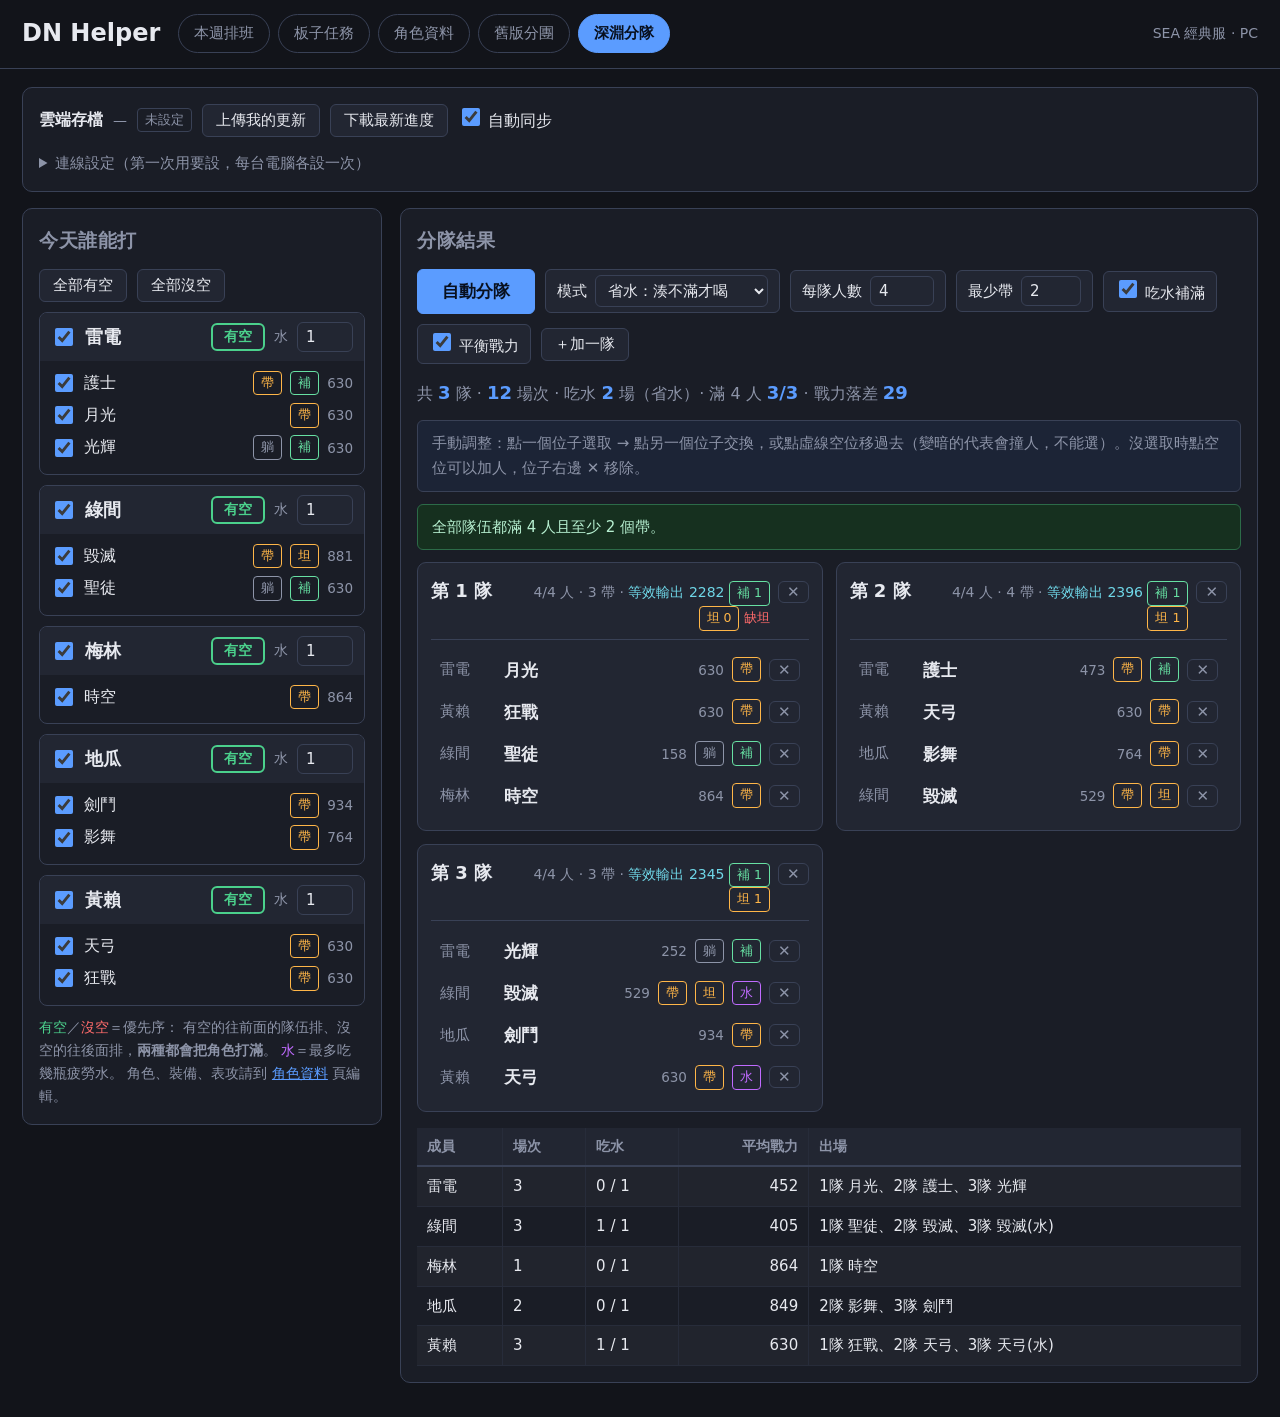
<file: index.html>
<!DOCTYPE html>
<html lang="zh-Hant">
<head>
<meta charset="utf-8">
<meta name="viewport" content="width=device-width, initial-scale=1">
<title>深淵分隊 — DN Helper</title>
<link rel="stylesheet" href="style.css?v=202609032127">
<style>
  .cols{display:grid;grid-template-columns:minmax(300px,360px) 1fr;gap:18px;align-items:start}
  @media(max-width:1050px){.cols{grid-template-columns:1fr}}
  .person{border:1px solid var(--line);border-radius:8px;margin-bottom:10px;overflow:hidden}
  .person.off{opacity:.42}
  .phead{display:flex;align-items:center;gap:9px;padding:9px 11px;background:var(--panel2)}
  .phead .nm{font-weight:700;flex:1;font-size:18px}
  button.free{font-size:14px;font-weight:700;padding:3px 11px;border-width:2px}
  button.free.yes{color:var(--ok);border-color:var(--ok)}
  button.free.no{color:var(--warn);border-color:var(--warn)}
  .pbody{padding:6px 11px 10px}
  .char{display:flex;align-items:center;gap:8px;padding:3px 0;font-size:16px}
  .char .cn{flex:1}
  .char.off .cn{text-decoration:line-through;color:var(--dim)}
  .char .pw{color:var(--pow);font-size:13.5px}
  .char .pw.est{color:var(--dim)}
  .toolbar{display:flex;gap:10px;align-items:center;flex-wrap:wrap;margin-bottom:14px}
  .toolbar .grp{display:flex;gap:8px;align-items:center;background:var(--panel2);
                border:1px solid var(--line);border-radius:6px;padding:5px 11px;font-size:15px}
  .rounds{display:grid;grid-template-columns:repeat(auto-fill,minmax(320px,1fr));gap:13px}
  .round{background:var(--panel2);border:1px solid var(--line);border-radius:9px;padding:13px}
  .round.bad{border-color:var(--warn)}
  .rhead{display:flex;justify-content:space-between;align-items:baseline;gap:8px;
         margin-bottom:9px;padding-bottom:8px;border-bottom:1px solid var(--line)}
  .rhead b{font-size:18px}
  .rhead .st{font-size:14px;color:var(--dim);text-align:right;flex:1}
  .rhead .st .p{color:var(--pow)}
  .slot{display:flex;align-items:center;gap:8px;padding:5px 7px;font-size:17px;
        border-radius:6px;cursor:pointer;border:2px solid transparent}
  .slot:hover{background:#2c3242}
  .slot.sel{background:#1e2c4a;border-color:var(--acc)}
  .slot.no{opacity:.28}
  .slot .who{width:56px;color:var(--dim);font-size:15px;flex:none}
  .slot .ch{flex:1;font-weight:600}
  .slot .pw{color:var(--pow);font-size:13.5px;flex:none}
  .slot .pw.est{color:var(--dim)}
  .empty{color:var(--dim);font-style:italic;padding:5px 7px;font-size:15px;
         border:2px dashed var(--line);border-radius:6px;margin:4px 0;cursor:pointer}
  .empty:hover{border-color:var(--acc);color:var(--acc)}
  .empty.no{opacity:.28}
  .picker{border:1px solid var(--acc);border-radius:6px;padding:8px;margin:6px 0;max-height:240px;overflow:auto}
  .picker button{display:block;width:100%;text-align:left;margin-bottom:4px;font-size:14px;padding:4px 8px}
  .summary{margin-bottom:12px;font-size:16px}
  .summary .k{color:var(--dim)}
  .summary b{color:var(--acc);font-size:18px}
  td.over{color:var(--warn);font-weight:700}
</style>
</head>
<body>
<div id="nav"></div>

<div class="wrap">
  <div id="notice"></div>
  <div id="sync"></div>
  <div class="cols">

    <div class="panel">
      <h2>今天誰能打</h2>
      <div class="row" style="margin-bottom:10px">
        <button onclick="setAllFree(true)">全部有空</button>
        <button onclick="setAllFree(false)">全部沒空</button>
      </div>
      <div id="roster"></div>
      <p class="hint" style="margin:10px 0 0">
        <span style="color:var(--ok)">有空</span>／<span style="color:var(--warn)">沒空</span>＝優先序：
        有空的往前面的隊伍排、沒空的往後面排，<b>兩種都會把角色打滿</b>。
        <span style="color:var(--potion)">水</span>＝最多吃幾瓶疲勞水。
        角色、裝備、表攻請到 <a href="roster.html">角色資料</a> 頁編輯。
      </p>
    </div>

    <div class="panel">
      <h2>分隊結果</h2>
      <div class="toolbar">
        <button class="primary" onclick="run()">自動分隊</button>
        <div class="grp"><label for="mode">模式</label>
          <select id="mode" onchange="setCfg()">
            <option value="save">省水：湊不滿才喝</option>
            <option value="all">全部喝水：每人吃滿</option>
          </select></div>
        <div class="grp"><label for="teamSize">每隊人數</label><input type="number" id="teamSize" min="1" max="8" style="width:64px" onchange="setCfg()"></div>
        <div class="grp"><label for="minCarry">最少帶</label><input type="number" id="minCarry" min="0" max="4" style="width:60px" onchange="setCfg()"></div>
        <div class="grp"><label><input type="checkbox" id="autoFill" onchange="setCfg()"> 吃水補滿</label></div>
        <div class="grp"><label><input type="checkbox" id="balance" onchange="setCfg()"> 平衡戰力</label></div>
        <button onclick="addTeam()">＋加一隊</button>
      </div>
      <div id="out"></div>
    </div>

  </div>
</div>

<script src="shared.js?v=202609032127"></script>
<script>
document.getElementById('nav').innerHTML = navBar('index.html','SEA 經典服 · PC');
document.getElementById('notice').innerHTML = storageOK ? ''
  : '<div class="msg warn">這個開啟方式不能存檔（localStorage 被停用），改動關掉就沒了。</div>';

const TKEY='dn_helper_abyss_teams';
let teams=[]; let sel=null; let picking=null;
try{ teams=JSON.parse(LS.get(TKEY))||[]; }catch(e){ teams=[]; }
const saveTeams = () => LS.set(TKEY, JSON.stringify(teams));

/* ---------------- 左欄 ---------------- */
function renderRoster(){
  POWCACHE=null;
  const box=document.getElementById('roster'); box.innerHTML='';
  DB.people.forEach(function(p){
    const el=document.createElement('div');
    el.className='person'+(p.active?'':' off');
    let h='<div class="phead">'
      +'<input type="checkbox" '+(p.active?'checked':'')+' data-a="pactive" data-p="'+p.id+'" title="列入名單">'
      +'<span class="nm">'+esc(p.name)+'</span>'
      +'<button class="free '+(p.free?'yes':'no')+'" data-a="free" data-p="'+p.id+'">'+(p.free?'有空':'沒空')+'</button>'
      +'<span class="hint">水</span>'
      +'<input type="number" min="0" max="5" style="width:56px" value="'+p.potion+'" data-a="potion" data-p="'+p.id+'">'
      +'</div><div class="pbody">';
    h += p.chars.length ? p.chars.map(function(c){
      return '<div class="char '+(c.active?'':'off')+'">'
        +'<input type="checkbox" '+(c.active?'checked':'')+' data-a="cactive" data-p="'+p.id+'" data-c="'+c.id+'">'
        +'<span class="cn">'+esc(charLabel(p,c))+'</span>'
        +'<span class="tag '+(c.carry?'t-carry':'t-leech')+'">'+(c.carry?'帶':'躺')+'</span>'
        +(isDps(c)?'':'<span class="tag '+(isHealer(c)?'t-heal':'t-tank')+'">'+(isHealer(c)?'補':'坦')+'</span>')
        +'<span class="pw '+(isEst(c)?'est':'')+'">'+powerOf(c)+'</span></div>';
    }).join('') : '<p class="hint">還沒有角色</p>';
    el.innerHTML=h+'</div>';
    box.appendChild(el);
  });
}
const rb=document.getElementById('roster');
rb.addEventListener('change', onRoster);
rb.addEventListener('click', function(e){ if(e.target.dataset.a==='free') onRoster(e); });
function onRoster(e){
  const t=e.target, a=t.dataset.a; if(!a) return;
  const p=DB.people.find(x=>x.id===t.dataset.p); if(!p) return;
  const c=t.dataset.c ? p.chars.find(x=>x.id===t.dataset.c) : null;
  if(a==='pactive') p.active=t.checked;
  else if(a==='free') p.free=!p.free;
  else if(a==='potion') p.potion=Math.max(0,+t.value||0);
  else if(a==='cactive'&&c) c.active=t.checked;
  else return;
  saveDB(p); renderRoster(); renderTeams();
}
function setAllFree(v){ DB.people.forEach(function(p){ p.free=v; touchPerson(p); }); saveDB(); renderRoster(); }
function syncCfgUI(){
  document.getElementById('mode').value=DB.cfg.mode||'save';
  document.getElementById('teamSize').value=DB.cfg.teamSize;
  document.getElementById('minCarry').value=DB.cfg.minCarry;
  document.getElementById('autoFill').checked=DB.cfg.autoFill;
  document.getElementById('balance').checked=DB.cfg.balance;
}
function setCfg(){
  DB.cfg.mode=document.getElementById('mode').value;
  DB.cfg.teamSize=Math.max(1,+document.getElementById('teamSize').value||4);
  DB.cfg.minCarry=Math.max(0,+document.getElementById('minCarry').value||0);
  DB.cfg.autoFill=document.getElementById('autoFill').checked;
  DB.cfg.balance=document.getElementById('balance').checked;
  touchMeta(); saveDB(); renderTeams();
}

/* ---------------- 演算法 ---------------- */
const shuffle=a=>{for(let i=a.length-1;i>0;i--){const j=(Math.random()*(i+1))|0;[a[i],a[j]]=[a[j],a[i]];}return a;};
const carriesIn = t => t.slots.reduce((n,s)=>n+(s.carry?1:0),0);

// 同一隻角色第二次以後出場 = 吃疲勞水
function normalize(list){
  const seen={};
  list.forEach(t=>t.slots.forEach(function(s){
    const k=s.pid+'/'+s.cid; s.potion=!!seen[k]; seen[k]=1;
  }));
  return list;
}
// 這個人今天要出場幾次：角色各一次，「全部喝水」模式再加上吃水的額外輪次
function runsOf(p, allWater){
  const runs=p.chars.slice();
  if(allWater && p.potion>0){
    const cs=p.chars.filter(c=>c.carry).sort((a,b)=>powerOf(b)-powerOf(a));
    for(let k=0;k<p.potion && cs.length;k++) runs.push(cs[k%cs.length]);
  }
  p.extras = runs.length - p.chars.length;
  return runs;
}
function attempt(people,R,cap){
  const rounds=Array.from({length:R},(_,i)=>({idx:i,slots:[],persons:new Set()}));
  const put=(r,p,c)=>{ r.slots.push({pid:p.id,cid:c.id,person:p.name,char:c.name,
                                     carry:c.carry,busy:!!p.busy,potion:false}); r.persons.add(p.id); };
  const order=shuffle(people.slice()).sort((a,b)=>b.runs.length-a.runs.length);
  order.forEach(function(p){
    const chars=shuffle(p.runs.slice()).sort((a,b)=>(b.carry?1:0)-(a.carry?1:0));
    const picked=shuffle(rounds.map((_,i)=>i))
      .sort((a,b)=>rounds[a].slots.length-rounds[b].slots.length || (p.busy? b-a : a-b))
      .slice(0,chars.length)
      .sort((a,b)=>carriesIn(rounds[a])-carriesIn(rounds[b]));
    chars.forEach((c,k)=>put(rounds[picked[k]],p,c));
  });
  return rounds;
}
function repairCarry(rounds,minCarry){
  for(let pass=0;pass<40;pass++){
    const need=rounds.filter(r=>carriesIn(r)<minCarry);
    if(!need.length) return;
    let moved=false;
    for(const d of need){
      const donors=rounds.filter(r=>r!==d&&carriesIn(r)>minCarry);
      outer:
      for(const s of donors){
        for(const sc of s.slots.filter(x=>x.carry&&!d.persons.has(x.pid))){
          for(const dc of d.slots.filter(x=>!x.carry&&!s.persons.has(x.pid))){
            s.slots[s.slots.indexOf(sc)]=dc; s.persons.delete(sc.pid); s.persons.add(dc.pid);
            d.slots[d.slots.indexOf(dc)]=sc; d.persons.delete(dc.pid); d.persons.add(sc.pid);
            moved=true; break outer;
          }
        }
      }
    }
    if(!moved) return;
  }
}
function fillSeats(rounds,people,cap,used){
  const carryPeople=people.filter(p=>p.chars.some(c=>c.carry));
  const runs={};
  rounds.forEach(r=>r.slots.forEach(s=>{ runs[s.pid+'/'+s.cid]=(runs[s.pid+'/'+s.cid]||0)+1; }));
  rounds.slice().sort((a,b)=>a.slots.length-b.slots.length).forEach(function(r){
    const late = r.idx >= (rounds.length-1)/2;
    while(r.slots.length<cap){
      const cands=carryPeople
        .filter(p=>!r.persons.has(p.id)&&(used.get(p.id)||0)<p.potion)
        .sort((a,b)=>(!!a.busy===late?0:1)-(!!b.busy===late?0:1)
                  || (used.get(a.id)||0)-(used.get(b.id)||0) || b.potion-a.potion || Math.random()-.5);
      if(!cands.length) break;
      const p=cands[0];
      const c=p.chars.filter(x=>x.carry)
        .sort((a,b)=>(runs[p.id+'/'+a.id]||0)-(runs[p.id+'/'+b.id]||0))[0];
      r.slots.push({pid:p.id,cid:c.id,person:p.name,char:c.name,carry:true,busy:!!p.busy,potion:true});
      r.persons.add(p.id);
      used.set(p.id,(used.get(p.id)||0)+1);
      runs[p.id+'/'+c.id]=(runs[p.id+'/'+c.id]||0)+1;
    }
  });
}
// 補師和坦能分散就不要擠一團。罰則只罰「夠分卻擠在一起」——
// 補師總數少於團數時，後面的團本來就註定沒補，那不是排法的錯。
function coverGap(rounds, rk, kind){
  const total = rounds.reduce((n,r)=>n+r.slots.filter(s=>rk[s.pid+'/'+s.cid]===kind).length, 0);
  const covered = rounds.filter(r=>r.slots.some(s=>rk[s.pid+'/'+s.cid]===kind)).length;
  return Math.max(0, Math.min(total, rounds.length) - covered);
}
function scoreOf(rounds,cap,minCarry,balance,pw,rk){
  const last=rounds.length-1;
  let bad=0,empty=0,potions=0,prio=0; const avgs=[];
  rounds.forEach(function(r,i){
    if(carriesIn(r)<minCarry) bad++;
    empty+=Math.max(0,cap-r.slots.length);
    potions+=r.slots.filter(s=>s.potion).length;
    r.slots.forEach(s=>{ prio += s.busy ? (last-i) : i; });
    // 團隊戰力用等效輸出：補師和坦照職業係數折算後算進來
    avgs.push(r.slots.length ? r.slots.reduce((n,s)=>n+(pw[s.pid+'/'+s.cid]||0),0)/r.slots.length : 0);
  });
  const spread=avgs.length>1?Math.max.apply(null,avgs)-Math.min.apply(null,avgs):0;
  const mean=avgs.reduce((a,b)=>a+b,0)/(avgs.length||1);
  const rel=mean>0?spread/mean:0;
  const healGap = DB.cfg.needHealer!==false ? coverGap(rounds,rk,'補師') : 0;
  const tankGap = DB.cfg.needTank  !==false ? coverGap(rounds,rk,'坦')   : 0;
  return {value: bad*1e7 + (healGap+tankGap)*2e5 + empty*1e4
                 + (balance?rel*3000:0) + prio*10 + potions,
          bad, empty, potions, prio, healGap, tankGap, spread:Math.round(spread)};
}
function solve(){
  const cfg=DB.cfg, allWater=cfg.mode==='all';
  const people=DB.people.filter(p=>p.active)
    .map(p=>({id:p.id,name:p.name,potion:p.potion,busy:!p.free,chars:p.chars.filter(c=>c.active)}))
    .filter(p=>p.chars.length);
  if(!people.length) return null;
  people.forEach(p=>{ p.runs=runsOf(p,allWater); });
  const N=people.reduce((s,p)=>s+p.runs.length,0);
  if(!N) return null;
  const pw={}, rk={};
  people.forEach(p=>p.chars.forEach(c=>{
    pw[p.id+'/'+c.id]=effPowerOf(c); rk[p.id+'/'+c.id]=roleKind(c); }));
  const cap=Math.min(cfg.teamSize,people.length);
  const R=Math.max(Math.ceil(N/cap), Math.max.apply(null,people.map(p=>p.runs.length)));
  let best=null;
  for(let i=0;i<1200;i++){
    const rounds=attempt(people,R,cap);
    const used=new Map(people.map(p=>[p.id,p.extras||0]));
    repairCarry(rounds,cfg.minCarry);
    if(cfg.autoFill) fillSeats(rounds,people,cap,used);
    repairCarry(rounds,cfg.minCarry);
    const sc=scoreOf(rounds,cap,cfg.minCarry,cfg.balance,pw,rk);
    if(!best||sc.value<best.sc.value) best={rounds,sc};
  }
  return best.rounds.map(r=>({slots:r.slots}));
}
function run(){
  POWCACHE=null;
  const r=solve();
  if(!r){ document.getElementById('out').innerHTML='<div class="msg warn">目前沒有勾選任何可出戰的角色。</div>'; return; }
  teams=normalize(r); sel=null; picking=null; saveTeams(); renderTeams();
}

/* ---------------- 手動調整 ---------------- */
function canSwap(at,ai,bt,bi){
  if(at===bt) return true;
  const A=teams[at].slots[ai], B=teams[bt].slots[bi];
  return !teams[at].slots.some((s,k)=>k!==ai&&s.pid===B.pid)
      && !teams[bt].slots.some((s,k)=>k!==bi&&s.pid===A.pid);
}
function canMove(at,ai,bt){
  if(at===bt) return true;
  return !teams[bt].slots.some(s=>s.pid===teams[at].slots[ai].pid);
}
function addTeam(){ teams.push({slots:[]}); sel=null; picking=null; saveTeams(); renderTeams(); }
function delTeam(t){
  if(teams[t].slots.length && !confirm('刪除第 '+(t+1)+' 隊？')) return;
  teams.splice(t,1); sel=null; picking=null; normalize(teams); saveTeams(); renderTeams();
}
function delSlot(t,i){ teams[t].slots.splice(i,1); sel=null; normalize(teams); saveTeams(); renderTeams(); }
function clickSlot(t,i){
  picking=null;
  if(!sel){ sel={t,i}; renderTeams(); return; }
  if(sel.t===t&&sel.i===i){ sel=null; renderTeams(); return; }
  if(!canSwap(sel.t,sel.i,t,i)){ toast('換不了：會讓同一個人在同一隊出現兩次。'); return; }
  const A=teams[sel.t].slots[sel.i];
  teams[sel.t].slots[sel.i]=teams[t].slots[i]; teams[t].slots[i]=A;
  sel=null; normalize(teams); saveTeams(); renderTeams();
}
function clickEmpty(t){
  if(sel){
    if(!canMove(sel.t,sel.i,t)){ toast('移不過去：會讓同一個人在同一隊出現兩次。'); return; }
    const A=teams[sel.t].slots.splice(sel.i,1)[0];
    teams[t].slots.push(A); sel=null; normalize(teams); saveTeams(); renderTeams(); return;
  }
  picking = picking===t ? null : t; renderTeams();
}
function addSlot(t,pid,cid){
  const f=findChar(pid,cid); if(!f.p||!f.c) return;
  teams[t].slots.push({pid:pid,cid:cid,person:f.p.name,char:f.c.name,
                       carry:f.c.carry,busy:!f.p.free,potion:false});
  picking=null; normalize(teams); saveTeams(); renderTeams();
}
let toastTimer=null;
function toast(msg){
  const el=document.getElementById('toast'); if(!el) return;
  el.innerHTML=msg; el.style.display='block';
  clearTimeout(toastTimer); toastTimer=setTimeout(()=>{el.style.display='none';},3500);
}

/* ---------------- 輸出 ---------------- */
const slotPower = s => { const f=findChar(s.pid,s.cid); return f.c?effPowerOf(f.c):0; };
const slotEst   = s => { const f=findChar(s.pid,s.cid); return isEst(f.c); };
const slotKind  = s => { const f=findChar(s.pid,s.cid); return f.c?roleKind(f.c):'輸出'; };
// 隊伍戰力＝等效輸出加總（補師和坦已照職業係數折算）
const teamPower = t => t.slots.reduce((n,s)=>n+slotPower(s),0);
const kindsIn   = (t,k) => t.slots.filter(s=>slotKind(s)===k).length;

function renderTeams(){
  POWCACHE=null;
  const out=document.getElementById('out');
  if(!teams.length){ out.innerHTML='<p class="hint">按「自動分隊」開始，或用「＋加一隊」自己排。</p>'; return; }
  const cap=DB.cfg.teamSize, minCarry=DB.cfg.minCarry;
  const totalSlots=teams.reduce((n,t)=>n+t.slots.length,0);
  const potions=teams.reduce((n,t)=>n+t.slots.filter(s=>s.potion).length,0);
  const full=teams.filter(t=>t.slots.length===cap).length;
  const badTeams=teams.filter(t=>carriesIn(t)<minCarry).length;
  const emptySeats=teams.reduce((n,t)=>n+Math.max(0,cap-t.slots.length),0);
  const avgs=teams.filter(t=>t.slots.length).map(t=>teamPower(t)/t.slots.length);
  const spread=avgs.length>1?Math.round(Math.max.apply(null,avgs)-Math.min.apply(null,avgs)):0;
  const idle=DB.people.filter(p=>p.active&&!p.free).map(p=>p.name);

  let html='<div id="toast" class="msg warn" style="display:none"></div>'
    +'<div class="summary"><span class="k">共</span> <b>'+teams.length+'</b> <span class="k">隊 ·</span> '
    +'<b>'+totalSlots+'</b> <span class="k">場次 ·</span> '
    +'<span class="k">吃水</span> <b>'+potions+'</b> <span class="k">場（'
    +(DB.cfg.mode==='all'?'全部喝水':'省水')+'）·</span> '
    +'<span class="k">滿 '+cap+' 人</span> <b>'+full+'/'+teams.length+'</b> <span class="k">·</span> '
    +'<span class="k">戰力落差</span> <b>'+spread+'</b>'
    +(idle.length?'<br><span class="k">沒空（角色照打滿，優先排到後面的隊伍）：'+esc(idle.join('、'))+'</span>':'')
    +'</div>'
    +'<div class="msg tip">手動調整：點一個位子選取 → 點另一個位子交換，或點虛線空位移過去（變暗的代表會撞人，不能選）。沒選取時點空位可以加人，位子右邊 ✕ 移除。</div>';

  if(badTeams) html+='<div class="msg warn">有 '+badTeams+' 隊湊不到 '+minCarry+' 個帶。</div>';
  if(emptySeats){
    let tail='可用的帶角或疲勞水額度不夠。';
    if(DB.cfg.mode==='all'){
      const room=DB.people.filter(p=>p.active&&p.chars.some(c=>c.active&&c.carry))
        .filter(p=>teams.filter(t=>t.slots.some(s=>s.pid===p.id)).length<teams.length)
        .map(p=>p.name);
      tail = room.length
        ? '水已經排完，把 <b>'+esc(room.slice(0,emptySeats).join('、'))+'</b> 的「水」各加 1 就剛好補滿（其他人已經每隊都上場，再加水只會多開一隊）。'
        : '所有人都已經每隊都上場了，再加水只會多開一隊，這個空位補不掉。';
    }
    html+='<div class="msg warn">還有 '+emptySeats+' 個空位沒補滿。'+tail+'</div>';
  }
  if(!badTeams&&!emptySeats) html+='<div class="msg ok">全部隊伍都滿 '+cap+' 人且至少 '+minCarry+' 個帶。</div>';

  html+='<div class="rounds">';
  teams.forEach(function(t,ti){
    const bad=carriesIn(t)<minCarry||t.slots.length<cap;
    html+='<div class="round '+(bad?'bad':'')+'"><div class="rhead"><b>第 '+(ti+1)+' 隊</b>'
      +'<span class="st">'+t.slots.length+'/'+cap+' 人 · '+carriesIn(t)+' 帶 · '
      +'<span class="p">等效輸出 '+teamPower(t)+'</span> '
      +'<span class="tag t-heal">補 '+kindsIn(t,'補師')+'</span> '
      +'<span class="tag t-tank">坦 '+kindsIn(t,'坦')+'</span>'
      +((!kindsIn(t,'補師')||!kindsIn(t,'坦'))
        ? ' <span class="miss">缺'+[!kindsIn(t,'補師')?'補':'',!kindsIn(t,'坦')?'坦':''].filter(Boolean).join('、')+'</span>'
        : '')
      +'</span>'
      +'<button class="mini" onclick="delTeam('+ti+')">✕</button></div>';
    t.slots.forEach(function(s,i){
      const on=sel&&sel.t===ti&&sel.i===i;
      const no=sel&&!on&&!canSwap(sel.t,sel.i,ti,i);
      html+='<div class="slot '+(on?'sel':'')+' '+(no?'no':'')+'" onclick="clickSlot('+ti+','+i+')">'
        +'<span class="who">'+esc(s.person)+'</span><span class="ch">'+esc(charLabelById(s.pid,s.cid)||s.char)+'</span>'
        +'<span class="pw '+(slotEst(s)?'est':'')+'">'+slotPower(s)+'</span>'
        +'<span class="tag '+(s.carry?'t-carry':'t-leech')+'">'+(s.carry?'帶':'躺')+'</span>'
        +(slotKind(s)==='輸出'?''
          :'<span class="tag '+(slotKind(s)==='補師'?'t-heal':'t-tank')+'">'
            +(slotKind(s)==='補師'?'補':'坦')+'</span>')
        +(s.potion?'<span class="tag t-potion">水</span>':'')
        +(s.busy?'<span class="tag t-late">後</span>':'')
        +'<button class="mini" onclick="event.stopPropagation();delSlot('+ti+','+i+')">✕</button></div>';
    });
    const noMove=sel&&!canMove(sel.t,sel.i,ti);
    for(let k=t.slots.length;k<cap;k++)
      html+='<div class="empty '+(noMove?'no':'')+'" onclick="clickEmpty('+ti+')">'+(sel?'▸ 移到這裡':'＋ 空位')+'</div>';
    if(picking===ti){
      html+='<div class="picker">'; let any=false;
      DB.people.filter(p=>p.active&&!t.slots.some(s=>s.pid===p.id)).forEach(function(p){
        p.chars.filter(c=>c.active).forEach(function(c){
          any=true;
          html+='<button onclick="addSlot('+ti+',\''+p.id+'\',\''+c.id+'\')">'+esc(p.name)+' · '+esc(charLabel(p,c))
            +' <span style="color:'+(c.carry?'var(--carry)':'var(--dim)')+'">'+(c.carry?'帶':'躺')+'</span>'
            +' <span style="color:var(--pow)">'+powerOf(c)+'</span></button>';
        });
      });
      if(!any) html+='<p class="hint">沒有可加入的人了。</p>';
      html+='</div>';
    }
    html+='</div>';
  });
  html+='</div>';

  html+='<table style="margin-top:16px"><tr><th>成員</th><th>場次</th><th>吃水</th><th class="num">平均戰力</th><th>出場</th></tr>';
  DB.people.filter(p=>p.active).forEach(function(p){
    const mine=[]; let pot=0, pw=0;
    teams.forEach((t,i)=>t.slots.forEach(function(s){
      if(s.pid===p.id){ mine.push((i+1)+'隊 '+(charLabelById(s.pid,s.cid)||s.char)+(s.potion?'(水)':'')); if(s.potion)pot++; pw+=slotPower(s); }
    }));
    html+='<tr><td>'+esc(p.name)+'</td><td>'+mine.length+'</td>'
      +'<td class="'+(pot>p.potion?'over':'')+'">'+pot+' / '+p.potion+'</td>'
      +'<td class="num">'+(mine.length?Math.round(pw/mine.length):'-')+'</td>'
      +'<td>'+esc(mine.join('、'))+'</td></tr>';
  });
  html+='</table>';
  out.innerHTML=html;
}

syncCfgUI(); renderRoster();
if(teams.length){ normalize(teams); renderTeams(); } else run();
mountSync(function(){ renderRoster(); renderTeams(); });
</script>
</body>
</html>
</file>
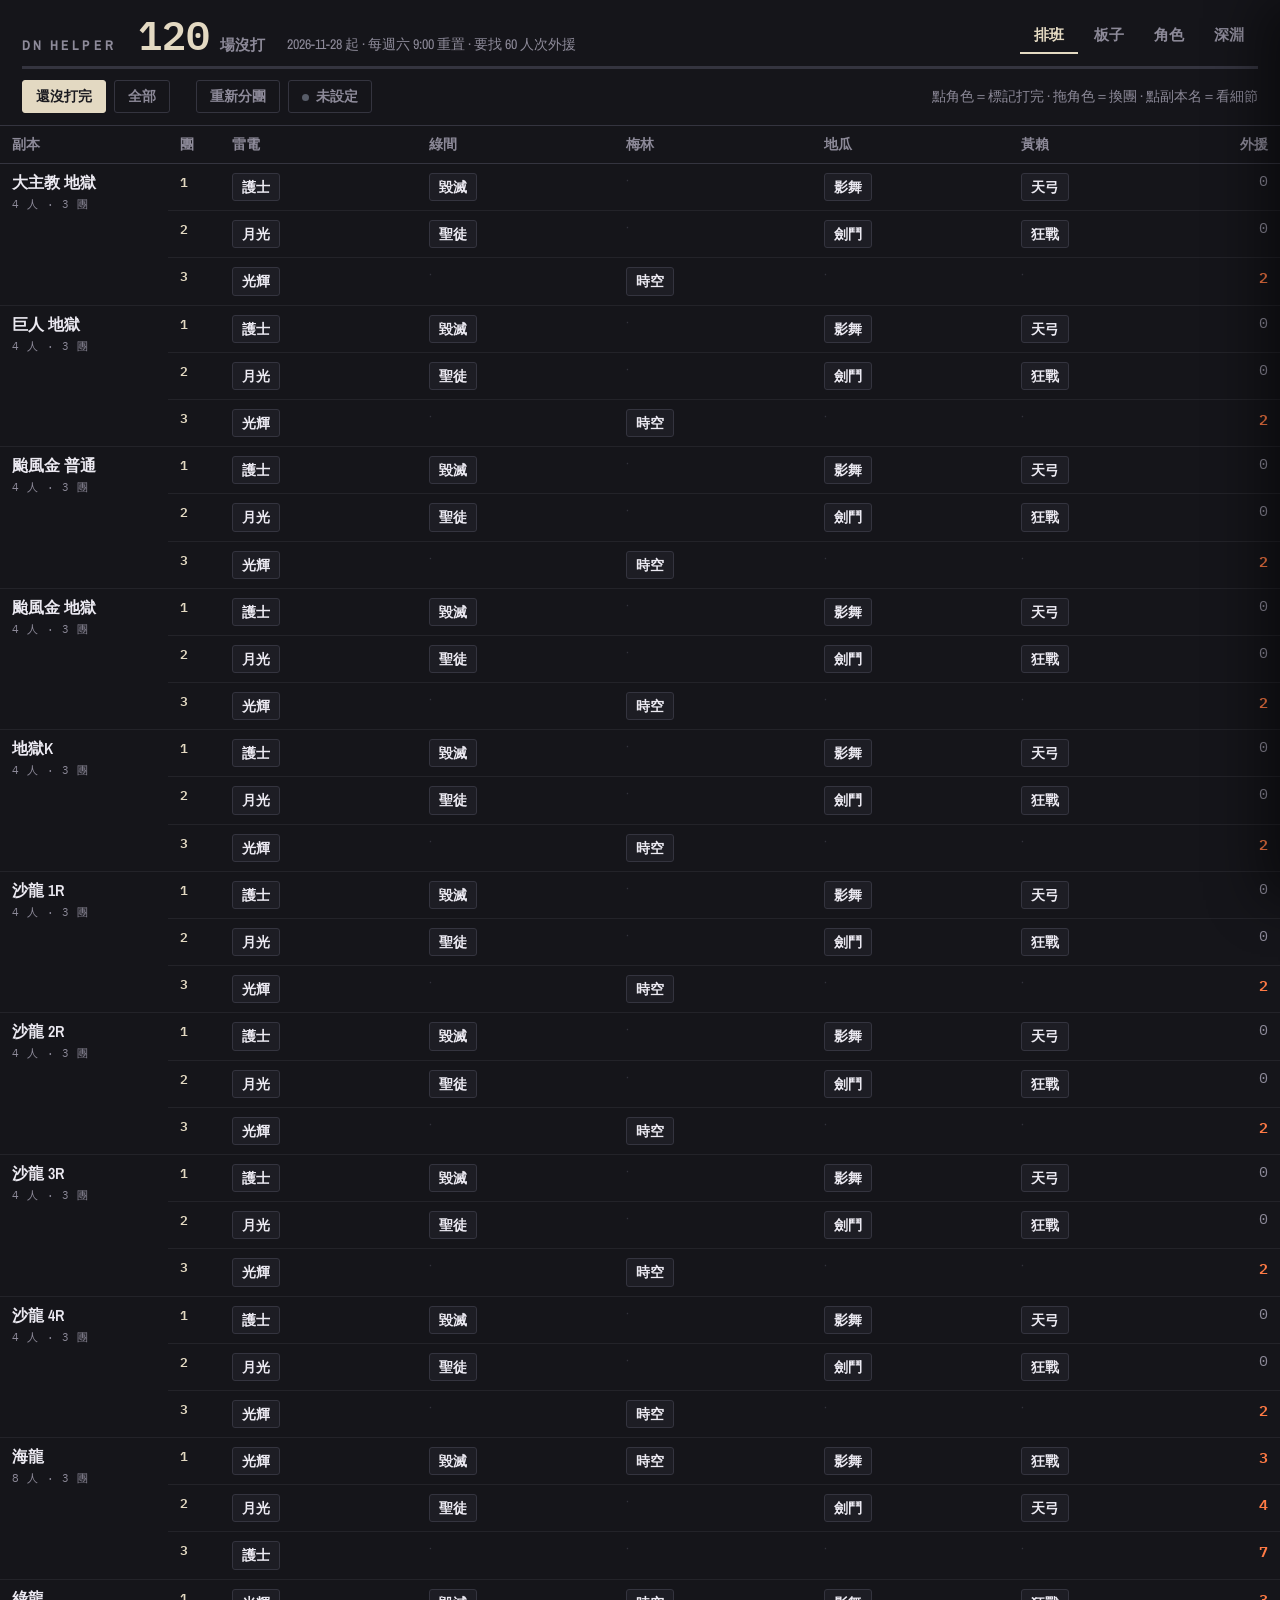
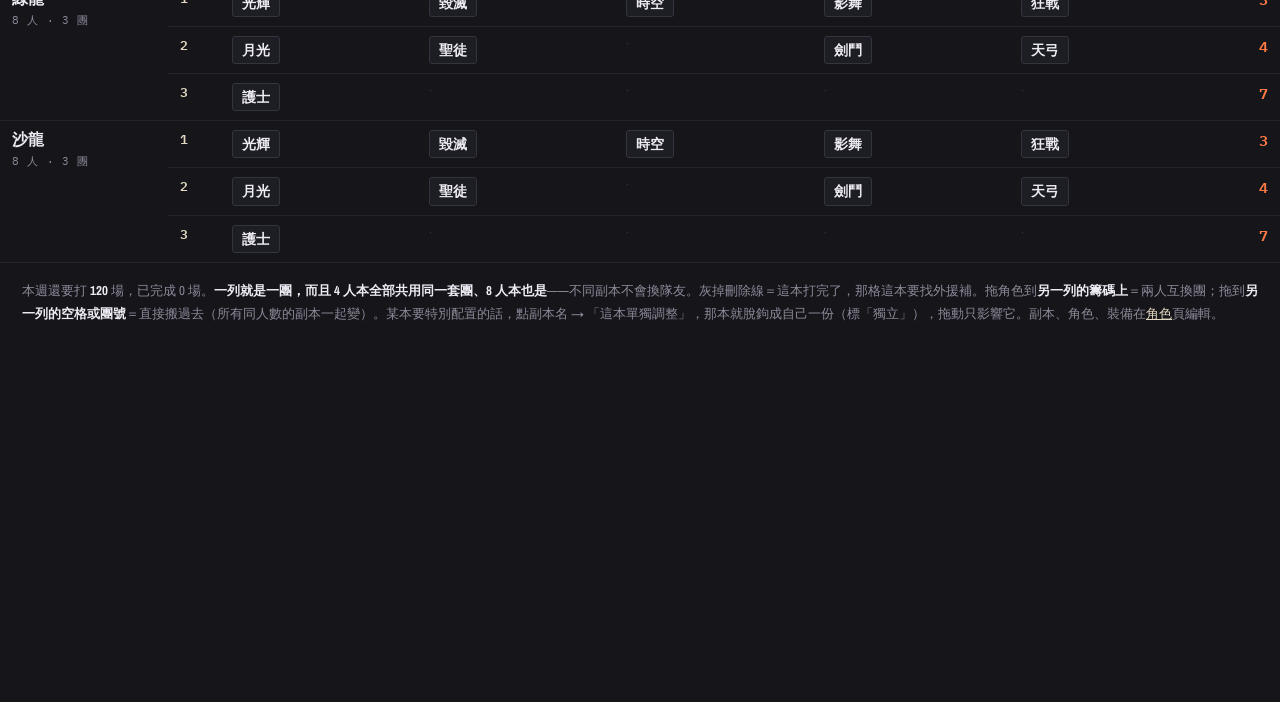
<file: board.html>
<!DOCTYPE html>
<html lang="zh-Hant">
<head>
<meta charset="utf-8">
<meta name="viewport" content="width=device-width, initial-scale=1">
<title>本週排班 — DN Helper</title>
<link rel="preconnect" href="https://fonts.googleapis.com">
<link rel="preconnect" href="https://fonts.gstatic.com" crossorigin>
<link href="https://fonts.googleapis.com/css2?family=Archivo+Narrow:wght@500;600;700&family=IBM+Plex+Mono:wght@400;600&display=swap" rel="stylesheet">
<style>
/* ===================================================================
   本週排班板
   規劃用的桌機介面。原本 12 張副本卡疊成 10 個螢幕高，改成一塊板：
   橫列＝副本、直行＝成員，一個螢幕看完整週。

   配色：中性炭灰＋骨白做結構，火水光暗四個屬性色是整頁唯一的飽和色，
   顏色只用來承載資料。已完成的往後退成灰，讓「還沒打的」自己跳出來。
   =================================================================== */
:root{
  --ground:#15151a; --surface:#1d1d24; --raised:#26262f; --rule:#34343f;
  --ink:#eceaf2; --muted:#8d8a99; --bone:#e3d9c2; --done:#575c68;
  --fire:#ff7a45; --water:#45b8ff; --light:#ffc94d; --dark:#a86bff;
  --alert:#ff4d4d;
  --ui:"Archivo Narrow","Noto Sans TC","Microsoft JhengHei",system-ui,sans-serif;
  --num:"IBM Plex Mono",ui-monospace,monospace;
}
*{box-sizing:border-box}
html,body{margin:0;background:var(--ground);color:var(--ink);font-family:var(--ui);font-size:15px}
body{padding-bottom:40vh}
a{color:var(--bone)}
:focus-visible{outline:2px solid var(--bone);outline-offset:2px}

/* ---- 頂 ---- */
.top{position:sticky;top:0;z-index:30;background:var(--ground);
     border-bottom:1px solid var(--rule);padding:14px 22px 0}
.top-row{display:flex;align-items:flex-end;gap:22px;flex-wrap:wrap}
.brand{font-weight:700;font-size:14px;letter-spacing:.22em;text-transform:uppercase;color:var(--muted)}
.left{font-family:var(--num);font-size:40px;font-weight:600;line-height:1;color:var(--bone)}
.left small{font-family:var(--ui);font-size:15px;font-weight:600;
            color:var(--muted);margin-left:10px}
.week{font-size:14px;color:var(--muted)}
.grow{flex:1}
nav{display:flex;gap:2px}
nav a{padding:7px 14px;text-decoration:none;color:var(--muted);font-size:15px;
      font-weight:600;border-bottom:2px solid transparent}
nav a:hover{color:var(--ink)}
nav a.on{color:var(--bone);border-bottom-color:var(--bone)}
.bar{height:3px;background:var(--rule);margin-top:12px}
.bar i{display:block;height:100%;background:var(--bone);transition:width .4s ease}
.tools{display:flex;align-items:center;gap:8px;flex-wrap:wrap;padding:11px 0 12px}
button{font-family:var(--ui);font-size:14px;font-weight:600;
       background:transparent;color:var(--muted);border:1px solid var(--rule);
       padding:6px 13px;cursor:pointer;border-radius:3px}
button:hover{color:var(--ink);border-color:var(--muted)}
button.on{background:var(--bone);border-color:var(--bone);color:#1a1a1f}
.dot{width:7px;height:7px;border-radius:50%;background:var(--done);display:inline-block;margin-right:7px}
.dot.live{background:var(--bone)}
.dot.busy{background:var(--water)}
.dot.dirty{background:var(--fire)}

/* ---- 板 ---- */
.board{width:100%;border-collapse:collapse;font-size:14px}
.board th{font-weight:600;font-size:14px;color:var(--muted);text-align:left;
          padding:9px 12px;border-bottom:1px solid var(--rule);
          position:sticky;top:var(--topH,126px);background:var(--ground);z-index:10}
.board td{border-bottom:1px solid var(--rule);padding:7px 12px;vertical-align:top}
.board tr:hover td{background:#1a1a20}
.board tr.sel td{background:var(--surface)}
.board tr.clear td{opacity:.45}
.board tr.first td{border-top:1px solid var(--rule)}   /* 副本之間的分界 */
.board td{border-bottom:1px solid #232329}
.tno{width:52px;font-family:var(--num);font-size:13px;color:var(--muted);white-space:nowrap}
.tno b{color:var(--bone);font-weight:600}
.tno.rest{color:#4a4a55}
.dun{width:168px;cursor:pointer;white-space:nowrap;vertical-align:top;padding-top:10px}
.dun b{font-size:16px;font-weight:600;color:var(--ink)}
.dun em{font-style:normal;font-family:var(--num);font-size:11px;color:var(--muted);
        display:block;margin-top:3px;letter-spacing:.06em}
.board tr.sel .dun b{color:var(--bone)}
.cell{min-width:132px}
.need{width:74px;text-align:right;font-family:var(--num);font-size:15px;color:var(--muted)}
.need b{color:var(--fire);font-weight:600}

/* 角色籌碼：屬性色只出現在這裡 */
.chip{display:inline-flex;align-items:center;gap:6px;margin:2px 4px 2px 0;padding:4px 9px;
      border:1px solid var(--rule);border-radius:3px;cursor:grab;user-select:none;line-height:1.3;
      background:var(--surface);white-space:nowrap}
.chip:hover{border-color:var(--muted)}
.chip.drag{opacity:.4}
.chip.hit{border-color:var(--bone);background:var(--raised)}
.chip.no{opacity:.25}
td.drop.hit{background:var(--raised);box-shadow:inset 0 0 0 1px var(--bone)}
td.drop.no{opacity:.35}
.chip .t{font-family:var(--num);font-size:10px;color:var(--muted)}
.chip .n{font-size:14px;font-weight:600}
.chip.e-火 .n{color:var(--fire)} .chip.e-水 .n{color:var(--water)}
.chip.e-光 .n{color:var(--light)} .chip.e-暗 .n{color:var(--dark)}
.chip.done{background:transparent;border-color:#2a2a33;color:var(--done)}
.chip.done .n{color:var(--done);text-decoration:line-through}
.chip.done .t{color:#3d414b}
.chip.bench{border-style:dashed;opacity:.75}
.chip .r{font-size:10px;color:var(--muted);letter-spacing:.05em}
.empty{color:#33333c;font-size:13px}

/* ---- 抽屜 ---- */
.drawer{position:fixed;right:0;top:0;bottom:0;width:min(460px,92vw);background:var(--surface);
        border-left:1px solid var(--rule);z-index:40;overflow-y:auto;padding:20px 22px 60px;
        transform:translateX(100%);transition:transform .22s ease;box-shadow:-20px 0 50px #0007}
.drawer.open{transform:none}
.drawer h2{font-size:22px;margin:0 0 3px;font-weight:600}
.drawer .sub{font-family:var(--num);font-size:12px;color:var(--muted);letter-spacing:.06em}
.x{position:absolute;top:16px;right:18px}
.team{border:1px solid var(--rule);margin-top:14px}
.team h3{margin:0;padding:9px 12px;font-size:14px;font-weight:600;
         color:var(--ink);background:var(--raised);
         display:flex;justify-content:space-between;gap:10px}
.team h3 span{font-family:var(--num);color:var(--bone);letter-spacing:0}
.slot{display:flex;align-items:center;gap:9px;padding:7px 12px;border-top:1px solid #2a2a33;
      cursor:grab;user-select:none}
.slot:hover{background:var(--raised)}
.slot.drag{opacity:.4}
.slot.hit{background:var(--raised);box-shadow:inset 2px 0 0 var(--bone)}
.slot.no{opacity:.25;cursor:default}
.slot .who{width:48px;color:var(--muted);font-size:12px;flex:none}
.slot .nm{flex:1;font-weight:600}
.slot .pw{font-family:var(--num);font-size:12px;color:var(--muted)}
.slot.open{color:#4a4a55;font-style:italic;font-size:13px;border-top:1px dashed #2a2a33}
.note{margin-top:12px;padding:10px 12px;border-left:2px solid var(--rule);
      font-size:13.5px;color:var(--muted);line-height:1.7}
.note b{color:var(--ink);font-weight:600}
.note.alert{border-left-color:var(--alert)}
.tag{font-family:var(--num);font-size:10px;letter-spacing:.06em;padding:1px 5px;
     border:1px solid var(--rule);color:var(--muted)}
.tag.own{color:var(--bone);border-color:var(--bone);letter-spacing:0;font-family:var(--ui);vertical-align:2px}
.ownbar{margin:10px 0 0;display:flex;gap:8px;align-items:center;flex-wrap:wrap}
.ownbar .hint{font-size:12.5px;color:var(--muted)}
.scrim{position:fixed;inset:0;background:#0009;z-index:35;opacity:0;pointer-events:none;transition:opacity .2s}
.scrim.on{opacity:1;pointer-events:auto}
.foot{padding:16px 22px;color:var(--muted);font-size:13px;line-height:1.8}
@media(max-width:900px){
  .board th{position:static}
  .dun{width:auto}
  .chip{padding:7px 10px}          /* 手機上放大到好點 */
}
#toast{position:fixed;left:50%;bottom:26px;transform:translateX(-50%) translateY(12px);
       background:var(--raised);border:1px solid var(--alert);color:var(--ink);
       padding:11px 18px;border-radius:4px;font-size:14.5px;max-width:92vw;z-index:60;
       box-shadow:0 10px 34px #000a;opacity:0;pointer-events:none;transition:opacity .18s,transform .18s}
#toast.show{opacity:1;transform:translateX(-50%)}
@media(prefers-reduced-motion:reduce){*{transition:none!important}}
</style>
</head>
<body>

<div class="top">
  <div class="top-row">
    <span class="brand">DN Helper</span>
    <div><div class="left" id="left">—</div></div>
    <div class="week" id="week"></div>
    <span class="grow"></span>
    <nav id="nav"></nav>
  </div>
  <div class="bar"><i id="barfill" style="width:0"></i></div>
  <div class="tools">
    <button id="fOpen" onclick="setFilter('open')">還沒打完</button>
    <button id="fAll" onclick="setFilter('all')">全部</button>
    <span style="width:10px"></span>
    <button onclick="regen()">重新分團</button>
    <button onclick="Sync.pull().then(draw)"><span class="dot" id="sdot"></span><span id="stxt">同步</span></button>
    <span class="grow"></span>
    <span class="week" id="hint">點角色＝標記打完 · 拖角色＝換團 · 點副本名＝看細節</span>
  </div>
</div>

<table class="board"><thead id="bhead"></thead><tbody id="bbody"></tbody></table>

<div class="foot" id="foot"></div>

<div class="scrim" id="scrim" onclick="closeDrawer()"></div>
<aside class="drawer" id="drawer"><button class="x" onclick="closeDrawer()">關閉</button><div id="dbody"></div></aside>

<script src="shared.js?v=202609032127"></script>
<script src="lineup.js?v=202609032127"></script>
<script>
/* ---------------- 狀態 ---------------- */
let filter = 'open';        // open = 只看這週還沒打完的副本
let openDun = null;

const WD=['週日','週一','週二','週三','週四','週五','週六'];
document.getElementById('nav').innerHTML =
  [['board.html','排班'],['tasks.html','板子'],['roster.html','角色'],['index.html','深淵']]
  .map(x=>'<a href="'+x[0]+'"'+(x[0]==='board.html'?' class="on"':'')+'>'+x[1]+'</a>').join('');

function setFilter(f){ filter=f; draw(); }

/* ---------------- 一格：某人在某本的所有角色 ---------------- */
// 打完的人已經被 pruneCleared 從編組移除，所以要自己把三種狀態併起來：
// 已打完的、排在第幾團的、還沒排進團的
function statesOf(p, d){
  const L = lineupFor(d.key, d.size);
  return p.chars.filter(c=>c.active).map(function(c){
    let team = -1;
    L.forEach(function(t,i){ if(t.some(s=>s.c.id===c.id)) team=i; });
    return { c:c, done:isCleared(c.id,d.key), team:team };
  });
}

function chip(p, c, d, st){
  const e = elemOf(c);
  const drag = (!st.done && st.team>=0);      // 已打完或沒排進團的不能拖
  return '<span class="chip '+(st.done?'done':(st.team<0?'bench':''))+(e?' e-'+e:'')+'"'
    + (drag?' draggable="true"':'')
    + ' data-c="'+c.id+'" data-d="'+d.key+'" data-team="'+st.team+'"'
    + ' title="'+esc(p.name+' · '+charLabel(p,c))
    + (st.done?'（本週已打，點一下取消）':(st.team>=0?'（第 '+(st.team+1)+' 團，可拖到同列其他人身上換團）':'（沒排進團）'))+'">'
    // 團號不用印在籌碼上，列本身就是團；只有「已打／未排」那列需要標記
    + (st.done ? '<span class="t">✓</span>' : (st.team<0 ? '<span class="t">未排</span>' : ''))
    + '<span class="n">'+esc(charLabel(p,c))+'</span>'
    + '</span>';
}

/* ---------------- 換團的規則 ----------------
   唯一的硬規則：同一個人不能在同一團出現兩次。                        */
function swapTeams(dk, cidA, cidB){
  const L=lineupOf(dk); if(!L.length) return '編組還沒建立。';
  let a=null,b=null;
  L.forEach(function(t,ti){ t.forEach(function(s,si){
    if(s.c.id===cidA) a={t:ti,i:si,s:s};
    if(s.c.id===cidB) b={t:ti,i:si,s:s};
  });});
  if(!a||!b) return '這兩隻不在同一個副本的編組裡。';
  if(a.t===b.t) return '他們本來就同一團。';
  const hitB=L[b.t].some((x,k)=>k!==b.i && x.p.id===a.s.p.id);
  if(hitB) return esc(a.s.p.name)+' 已經在第 '+(b.t+1)+' 團了，換過去會有兩隻。';
  const hitA=L[a.t].some((x,k)=>k!==a.i && x.p.id===b.s.p.id);
  if(hitA) return esc(b.s.p.name)+' 已經在第 '+(a.t+1)+' 團了，換過來會有兩隻。';
  L[a.t][a.i]=b.s; L[b.t][b.i]=a.s;
  persistLineup(dk); return '';
}
// 板上用：把某隻角色整個搬到另一團（那個人在那團沒角色的格子）
function moveChipToTeam(dk, size, cid, t2){
  const L=lineupOf(dk); let t1=-1,i1=-1;
  L.forEach(function(t,ti){ t.forEach(function(s,si){ if(s.c.id===cid){t1=ti;i1=si;} }); });
  if(t1<0) return '這隻不在編組裡。';
  return moveToTeam(dk, size, t1, i1, t2);
}
// 抽屜用：把某個位子移到另一團的空位
function moveToTeam(dk, size, t1, i1, t2){
  const L=lineupOf(dk);
  if(t1===t2) return '';
  if(L[t2].length>=capOf(size)) return '第 '+(t2+1)+' 團已經滿 '+capOf(size)+' 人了。';
  const a=L[t1][i1];
  if(L[t2].some(x=>x.p.id===a.p.id)) return esc(a.p.name)+' 已經在第 '+(t2+1)+' 團了。';
  L[t1].splice(i1,1); L[t2].push(a);
  if(!L[t1].length) L.splice(t1,1);
  persistLineup(dk); return '';
}
let toastTimer=null;
function toast(msg){
  if(!msg) return;
  let el=document.getElementById('toast');
  if(!el){ el=document.createElement('div'); el.id='toast'; document.body.appendChild(el); }
  el.innerHTML=msg; el.className='show';
  clearTimeout(toastTimer); toastTimer=setTimeout(()=>{ el.className=''; },3600);
}

/* ---------------- 板 ---------------- */
function draw(){
  POWCACHE=null;
  const people = DB.people.filter(p=>p.active && p.chars.some(c=>c.active));
  const duns = DB.dungeons.filter(function(d){
    if(filter==='all') return true;
    return allChars(true).some(r=>!isCleared(r.c.id,d.key));
  });

  document.getElementById('bhead').innerHTML =
    '<tr><th>副本</th><th>團</th>' + people.map(p=>'<th>'+esc(p.name)+'</th>').join('')
    + '<th style="text-align:right">外援</th></tr>';

  let todo=0, done=0, recruits=0;
  const rows = duns.map(function(d){
    const L = lineupFor(d.key, d.size);
    const need = L.reduce((n,t)=>n+Math.max(0,d.size-t.length),0);
    recruits += need;
    const allDone = allChars(true).every(r=>isCleared(r.c.id,d.key));
    const sel = openDun===d.key ? ' sel' : '';

    // 團的組合跨副本一致；這本打完的人留在原位灰掉。
    // 「未排」列只收沒被排進任何團的
    const rest = {};
    people.forEach(function(p){
      rest[p.id] = statesOf(p,d).filter(x=>x.team<0);
      statesOf(p,d).forEach(x=>{ x.done ? done++ : todo++; });
    });
    const hasRest = people.some(p=>rest[p.id].length);
    const lines = L.length + (hasRest?1:0) || 1;

    let out='';
    L.forEach(function(team, ti){
      // 這本的外援 = 空位 + 已打不來的人
      const absent = team.filter(s=>isCleared(s.c.id,d.key)).length;
      const open = Math.max(0, d.size - team.length + absent);
      let tds='';
      people.forEach(function(p){
        const mine = team.filter(s=>s.p.id===p.id);   // 同一團一個人最多一隻
        tds += '<td class="cell drop" data-d="'+d.key+'" data-team="'+ti+'">' + (mine.length
          ? chip(p, mine[0].c, d, {done:isCleared(mine[0].c.id,d.key), team:ti})
          : '<span class="empty">·</span>') + '</td>';
      });
      out += '<tr class="'+(ti===0?'first ':'')+(allDone?'clear ':'')+sel+'" data-row="'+d.key+'">'
        + (ti===0 ? '<td class="dun" rowspan="'+lines+'" data-open="'+d.key+'"><b>'+esc(d.name)+'</b>'
                    + (isOwnLineup(d.key)?' <span class="tag own">獨立</span>':'')
                    + '<em>'+d.size+' 人 · '+L.length+' 團</em></td>' : '')
        + '<td class="tno drop" data-d="'+d.key+'" data-team="'+ti+'"><b>'+(ti+1)+'</b></td>'
        + tds
        + '<td class="need">'+(open?'<b>'+open+'</b>':'0')+'</td></tr>';
    });

    if(hasRest){
      let tds='';
      people.forEach(function(p){
        tds += '<td class="cell">' + (rest[p.id].length
          ? rest[p.id].map(x=>chip(p,x.c,d,x)).join('')
          : '<span class="empty">·</span>') + '</td>';
      });
      out += '<tr class="'+(allDone?'clear ':'')+sel+'" data-row="'+d.key+'">'
        + (L.length===0 ? '<td class="dun" rowspan="1" data-open="'+d.key+'"><b>'+esc(d.name)+'</b>'
                          + (isOwnLineup(d.key)?' <span class="tag own">獨立</span>':'')
                          + '<em>'+d.size+' 人</em></td>' : '')
        + '<td class="tno rest">未排</td>' + tds + '<td class="need">—</td></tr>';
    }
    return out;
  }).join('');

  document.getElementById('bbody').innerHTML = rows ||
    '<tr><td colspan="10" style="padding:40px 12px;color:var(--muted)">本週全部打完了。</td></tr>';

  document.getElementById('left').innerHTML = todo + '<small>場沒打</small>';
  document.getElementById('week').textContent =
    curWeek() + ' 起 · 每' + WD[DB.cfg.resetDay] + ' ' + (DB.cfg.resetHour??9) + ':00 重置 · 要找 ' + recruits + ' 人次外援';
  const total = todo+done;
  document.getElementById('barfill').style.width = total ? (done/total*100)+'%' : '0';
  document.getElementById('fOpen').className = filter==='open' ? 'on' : '';
  document.getElementById('fAll').className  = filter==='all'  ? 'on' : '';
  document.getElementById('foot').innerHTML =
    '本週還要打 <b style="color:var(--ink)">'+todo+'</b> 場，已完成 '+done+' 場。'
    + '<b style="color:var(--ink)">一列就是一團，而且 4 人本全部共用同一套團、8 人本也是</b>——'
    + '不同副本不會換隊友。灰掉刪除線＝這本打完了，那格這本要找外援補。'
    + '拖角色到<b style="color:var(--ink)">另一列的籌碼上</b>＝兩人互換團；拖到<b style="color:var(--ink)">另一列的空格或團號</b>＝直接搬過去'
    + '（所有同人數的副本一起變）。'
    + '某本要特別配置的話，點副本名 → 「這本單獨調整」，那本就脫鉤成自己一份（標「獨立」），拖動只影響它。'
    + '副本、角色、裝備在<a href="roster.html">角色</a>頁編輯。';
  if(openDun) drawDrawer(openDun);
  if(typeof fixTop==='function') fixTop();
}

const board=document.querySelector('.board');
board.addEventListener('click', function(e){
  const open = e.target.closest('[data-open]');
  if(open){ openDrawer(open.dataset.open); return; }
  const ch = e.target.closest('.chip');
  if(ch){ setCleared(ch.dataset.c, ch.dataset.d, !isCleared(ch.dataset.c, ch.dataset.d)); draw(); }
});

// 板上拖曳：只在同一列（同一本）之間有意義，拖到誰身上就跟誰換團
let dragChip=null;
board.addEventListener('dragstart', function(e){
  const ch=e.target.closest('.chip[draggable]'); if(!ch) return;
  dragChip=ch; ch.classList.add('drag');
  try{ e.dataTransfer.setData('text/plain','1'); e.dataTransfer.effectAllowed='move'; }catch(_){}
  // 同一列裡不能換的先變暗，省得試了才知道
  board.querySelectorAll('.chip[data-d="'+ch.dataset.d+'"]').forEach(function(o){
    if(o===ch) return;
    if(o.dataset.team==='-1'||o.classList.contains('done')||o.dataset.team===ch.dataset.team)
      o.classList.add('no');
  });
  // 空格／團號：同一團的、或那團已經有這個人的，不能放
  const d=DB.dungeons.find(x=>x.key===ch.dataset.d);
  const L=lineupOf(ch.dataset.d);
  const me=(function(){ for(const t of L) for(const s of t) if(s.c.id===ch.dataset.c) return s.p.id; return null; })();
  board.querySelectorAll('td.drop[data-d="'+ch.dataset.d+'"]').forEach(function(td){
    const t2=+td.dataset.team;
    const bad = t2===+ch.dataset.team || (L[t2]&&L[t2].some(s=>s.p.id===me)) || (d&&L[t2]&&L[t2].length>=d.size);
    if(bad) td.classList.add('no');
  });
});
board.addEventListener('dragend', function(){
  dragChip=null;
  board.querySelectorAll('.drag,.hit,.no').forEach(el=>el.classList.remove('drag','hit','no'));
});
// 目標有兩種：另一個籌碼（互換團）、空格或團號（搬到那團）
function dropTarget(e){
  const ch=e.target.closest('.chip');
  if(ch) return {kind:'chip', el:ch};
  const td=e.target.closest('td.drop');
  if(td) return {kind:'cell', el:td};
  return null;
}
board.addEventListener('dragover', function(e){
  if(!dragChip) return;
  const tg=dropTarget(e); if(!tg) return;
  if(tg.el.dataset.d!==dragChip.dataset.d||tg.el===dragChip||tg.el.classList.contains('no')) return;
  e.preventDefault(); e.dataTransfer.dropEffect='move'; tg.el.classList.add('hit');
});
board.addEventListener('dragleave', function(e){
  const tg=dropTarget(e); if(tg) tg.el.classList.remove('hit');
});
board.addEventListener('drop', function(e){
  if(!dragChip) return;
  const tg=dropTarget(e); if(!tg) return;
  e.preventDefault();
  const dk=dragChip.dataset.d, cid=dragChip.dataset.c;
  if(tg.el.dataset.d!==dk){ toast('只能在同一個副本裡換團。'); dragChip=null; return; }
  let err;
  if(tg.kind==='chip') err=swapTeams(dk, cid, tg.el.dataset.c);
  else { const d=DB.dungeons.find(x=>x.key===dk); err=moveChipToTeam(dk, d.size, cid, +tg.el.dataset.team); }
  dragChip=null;
  if(err) toast(err); else draw();
});

/* ---------------- 抽屜：一本的分團細節 ---------------- */
function openDrawer(dk){
  openDun=dk;
  document.getElementById('drawer').classList.add('open');
  document.getElementById('scrim').classList.add('on');
  drawDrawer(dk); draw();
}
function closeDrawer(){
  openDun=null;
  document.getElementById('drawer').classList.remove('open');
  document.getElementById('scrim').classList.remove('on');
  draw();
}
function drawDrawer(dk){
  const d=DB.dungeons.find(x=>x.key===dk); if(!d) return;
  const L=lineupFor(d.key,d.size);
  const own=isOwnLineup(d.key);
  let h='<h2>'+esc(d.name)+(own?' <span class="tag own">獨立</span>':'')+'</h2>'
      + '<div class="sub">'+d.size+' 人本 · '+L.length+' 團 · 建議戰力/人 '
      + '<input type="number" value="'+(d.req||0)+'" data-req="'+d.key+'" '
      + 'style="width:80px;background:var(--raised);border:1px solid var(--rule);color:var(--ink);'
      + 'font-family:var(--num);padding:2px 6px"></div>'
      + '<div class="ownbar">'
      + (own
          ? '<button data-own="attach">回到共用編組</button><span class="hint">這本現在是自己一份，拖動只影響這本。</span>'
          : '<button data-own="detach">這本單獨調整</button><span class="hint">目前跟其他 '+d.size+' 人本共用同一套團；按了會複製一份出來，只改這本。</span>')
      + '</div>';

  L.forEach(function(slots,i){
    const active=slots.filter(s=>!isCleared(s.c.id,d.key));   // 這本會到的人
    const open=Math.max(0,d.size-active.length);
    const pw=active.reduce((n,s)=>n+effPowerOf(s.c),0);
    const nHeal=active.filter(s=>isHealer(s.c)).length;
    const nTank=active.filter(s=>isTank(s.c)).length;
    h+='<div class="team"><h3>第 '+(i+1)+' 團 <span>'+slots.length+'/'+d.size+' · '+pw+'</span></h3>';
    slots.forEach(function(s,si){
      const e=elemOf(s.c), k=roleKind(s.c);
      const dn=isCleared(s.c.id,d.key);
      h+='<div class="slot" draggable="true" data-t="'+i+'" data-i="'+si+'"'
        +(dn?' style="opacity:.45"':'')+'>'
        +'<span class="who">'+esc(s.p.name)+'</span>'
        +'<span class="nm'+(e?' ':'')+'" style="'+(e?'color:var(--'+({'火':'fire','水':'water','光':'light','暗':'dark'}[e])+')':'')+'">'
        +esc(charLabel(s.p,s.c))+'</span>'
        +(k!=='輸出'?'<span class="tag">'+(k==='補師'?'補':'坦')+'</span>':'')
        +(dn?'<span class="tag">已打</span>':'')
        +'<span class="pw">'+effPowerOf(s.c)+'</span></div>';
    });
    for(let k=0;k<open;k++) h+='<div class="slot open" data-t="'+i+'" data-empty="1">待補外援</div>';
    const lack=[]; if(!nHeal) lack.push('補'); if(!nTank) lack.push('坦');
    if(open||lack.length){
      h+='<div class="note'+(lack.length?' alert':'')+'">'
        +(open?'還缺 <b>'+open+'</b> 人。':'')
        +(lack.length?' 團裡沒有 <b>'+lack.join('、')+'</b>。':'')
        +'</div>';
    }
    h+='</div>';
  });

  if(d.req){
    const worst=L.map(function(t,i){
      const act=t.filter(s=>!isCleared(s.c.id,d.key));
      const have=act.reduce((n,s)=>n+effPowerOf(s.c),0)+Math.max(0,d.size-act.length)*d.req;
      return {i:i, gap:d.req*d.size-have};
    }).filter(x=>x.gap>0);
    if(worst.length) h+='<div class="note alert">戰力不足：'
      + worst.map(x=>'第 '+(x.i+1)+' 團差 <b>'+Math.round(x.gap)+'</b>').join('、')
      + '。優先升團裡最低的那幾隻，或把外援門檻拉高。</div>';
  }
  document.getElementById('dbody').innerHTML=h;
}
/* 抽屜拖曳：位子拖到位子＝互換，拖到「待補外援」＝移過去 */
const drawerEl=document.getElementById('drawer');
let dragSlot=null;
drawerEl.addEventListener('dragstart', function(e){
  const sl=e.target.closest('.slot[draggable]'); if(!sl) return;
  dragSlot=sl; sl.classList.add('drag');
  try{ e.dataTransfer.setData('text/plain','1'); e.dataTransfer.effectAllowed='move'; }catch(_){}
});
drawerEl.addEventListener('dragend', function(){
  dragSlot=null;
  drawerEl.querySelectorAll('.drag,.hit').forEach(el=>el.classList.remove('drag','hit'));
});
drawerEl.addEventListener('dragover', function(e){
  const sl=e.target.closest('.slot'); if(!sl||!dragSlot||sl===dragSlot) return;
  e.preventDefault(); e.dataTransfer.dropEffect='move'; sl.classList.add('hit');
});
drawerEl.addEventListener('dragleave', function(e){
  const sl=e.target.closest('.slot'); if(sl) sl.classList.remove('hit');
});
drawerEl.addEventListener('drop', function(e){
  const sl=e.target.closest('.slot'); if(!sl||!dragSlot||sl===dragSlot) return;
  e.preventDefault();
  const d=DB.dungeons.find(x=>x.key===openDun); if(!d) return;
  const L=lineupOf(openDun);
  const t1=+dragSlot.dataset.t, i1=+dragSlot.dataset.i, t2=+sl.dataset.t;
  let err='';
  if(sl.dataset.empty){
    err=moveToTeam(openDun, d.size, t1, i1, t2);
  }else{
    const a=L[t1][i1], b=L[t2][+sl.dataset.i];
    err=swapTeams(openDun, a.c.id, b.c.id);
  }
  dragSlot=null;
  if(err) toast(err); else draw();
});

drawerEl.addEventListener('click', function(e){
  const b=e.target.closest('button[data-own]'); if(!b||!openDun) return;
  const d=DB.dungeons.find(x=>x.key===openDun); if(!d) return;
  if(b.dataset.own==='detach') detachLineup(d.key, d.size);
  else if(confirm('丟掉這本自己的編組，回到跟其他 '+d.size+' 人本共用？')) attachLineup(d.key);
  else return;
  draw();
});
drawerEl.addEventListener('change', function(e){
  const k=e.target.dataset.req; if(!k) return;
  const d=DB.dungeons.find(x=>x.key===k); if(!d) return;
  d.req=Math.max(0,+e.target.value||0); touchMeta(); saveDB(); drawDrawer(k);
});
document.addEventListener('keydown', function(e){ if(e.key==='Escape'&&openDun) closeDrawer(); });

function regen(){ if(confirm('重新分團？手動調整過的編組會被重排，同人數的副本會一起變，單獨調整過的副本也會回到共用。')){ regenLineups(); draw(); } }

/* ---------------- 同步狀態 ---------------- */
Sync.onChange(function(st){
  const dot=document.getElementById('sdot'), txt=document.getElementById('stxt');
  if(!dot) return;
  dot.className='dot'+(st.busy?' busy':st.dirty?' dirty':st.ok?' live':'');
  txt.textContent = st.busy?'同步中':st.dirty?'未上傳':st.ok?'已同步':'未設定';
});
if(Sync.ready()){ Sync.pull(true).then(draw); Sync.startPolling(Sync.status().canWrite?60:240); }
window.onSynced=draw;

/* ---------------- 拖曳時邊緣自動捲動 ----------------
   原生拖放不會自己捲，拖到看不到的位置就放不了。
   拖著東西靠近抽屜（或整頁）的上下緣 70px 內就自動捲，越靠邊越快。 */
(function(){
  let y=-1, timer=0, active=false;
  const EDGE=70, MAX=18;
  function tick(){
    if(!active){ clearInterval(timer); timer=0; return; }
    const dr=document.getElementById('drawer');
    const inDrawer = dr.classList.contains('open') && (function(){
      const r=dr.getBoundingClientRect(); return y>=r.top && y<=r.bottom && (event_x>=r.left);
    })();
    const el = inDrawer ? dr : null;
    const top = inDrawer ? dr.getBoundingClientRect().top : 0;
    const bottom = inDrawer ? dr.getBoundingClientRect().bottom : window.innerHeight;
    let dy=0;
    if(y>=0){
      if(y < top+EDGE)       dy = -Math.ceil((EDGE-(y-top))/EDGE*MAX);
      else if(y > bottom-EDGE) dy =  Math.ceil((EDGE-(bottom-y))/EDGE*MAX);
    }
    if(dy){ if(el) el.scrollTop+=dy; else window.scrollBy(0,dy); }
  }
  let event_x=0;
  // 用 setInterval 不用 rAF：分頁沒在前景時 rAF 不會跑
  document.addEventListener('dragstart', function(){ active=true; if(!timer) timer=setInterval(tick,16); });
  document.addEventListener('dragover',  function(e){ y=e.clientY; event_x=e.clientX; });
  document.addEventListener('dragend',   function(){ active=false; y=-1; });
  document.addEventListener('drop',      function(){ active=false; y=-1; });
})();

// 頂列會因視窗寬度折行變高，凍結位置要實測，寫死會疊到內容上
function fixTop(){
  const t=document.querySelector('.top');
  if(t) document.documentElement.style.setProperty('--topH', t.offsetHeight+'px');
}
window.addEventListener('resize', fixTop);

draw(); fixTop();
</script>
</body>
</html>
</file>
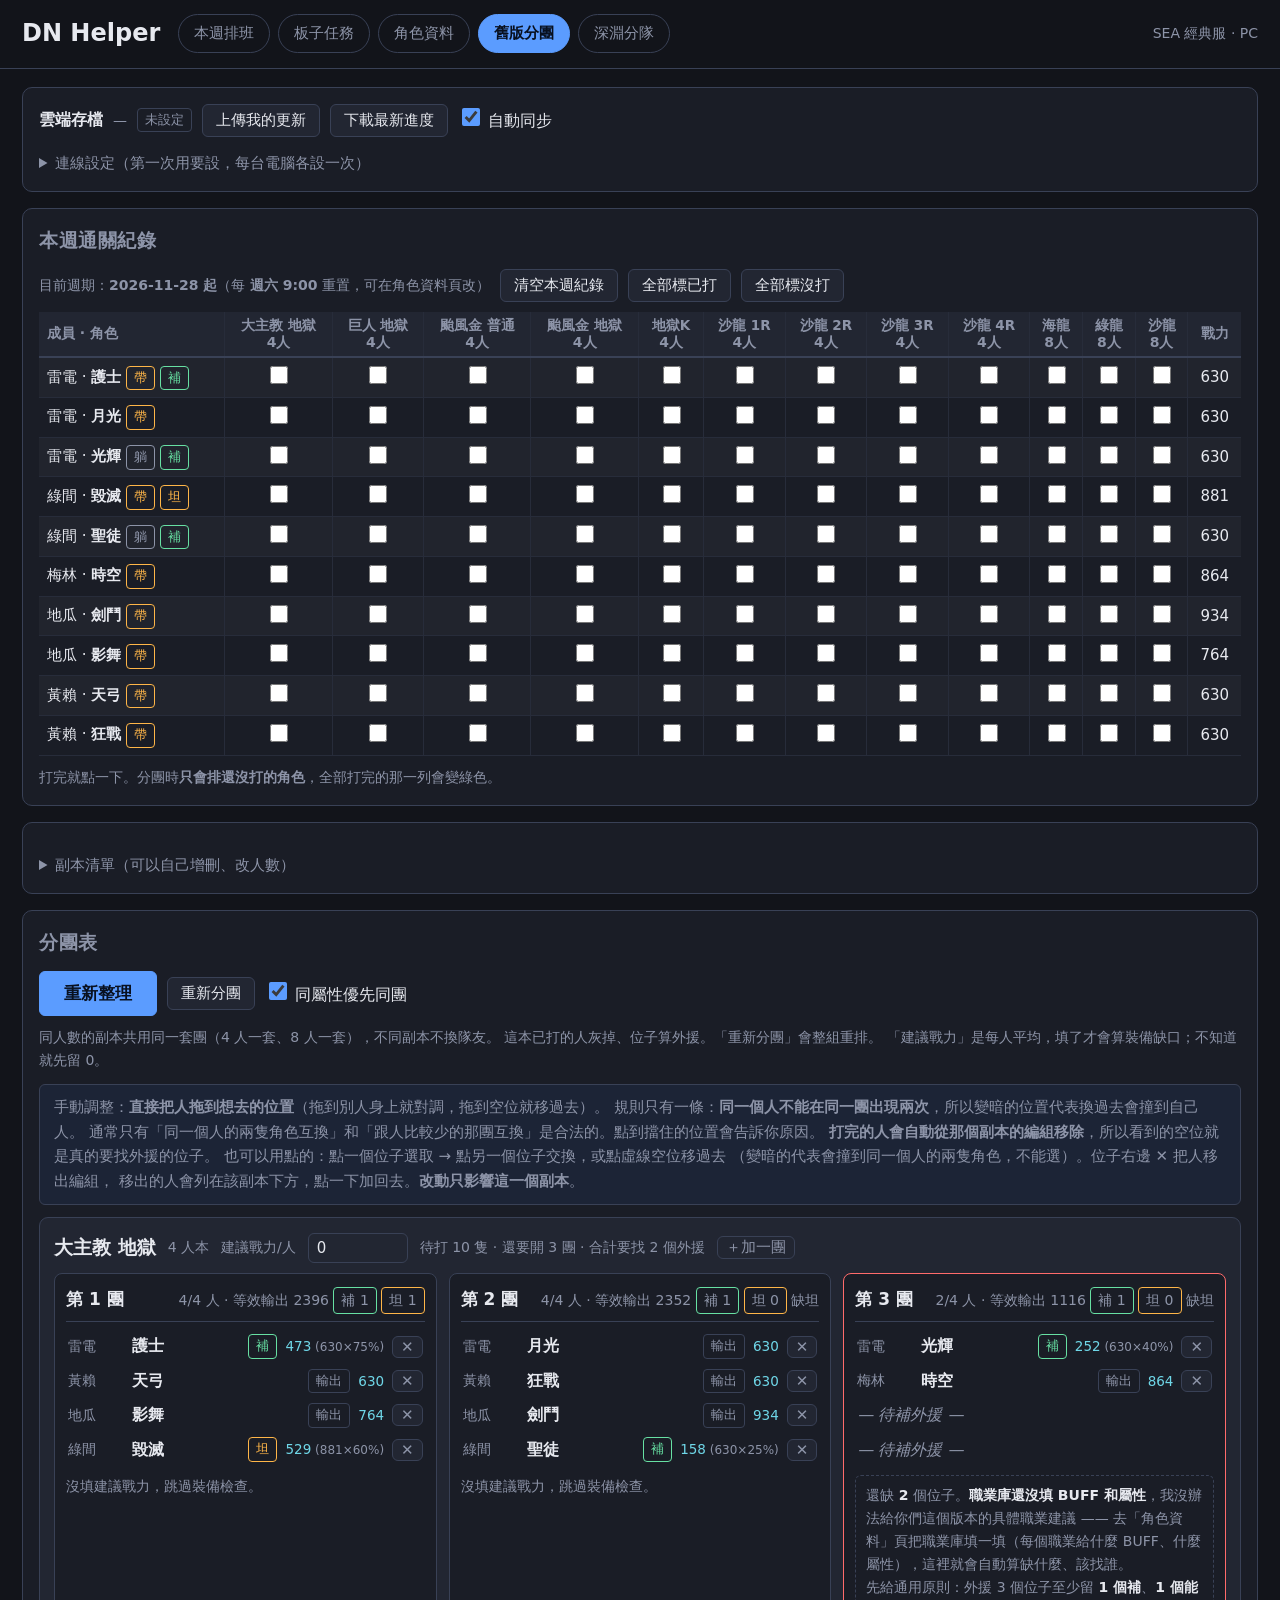
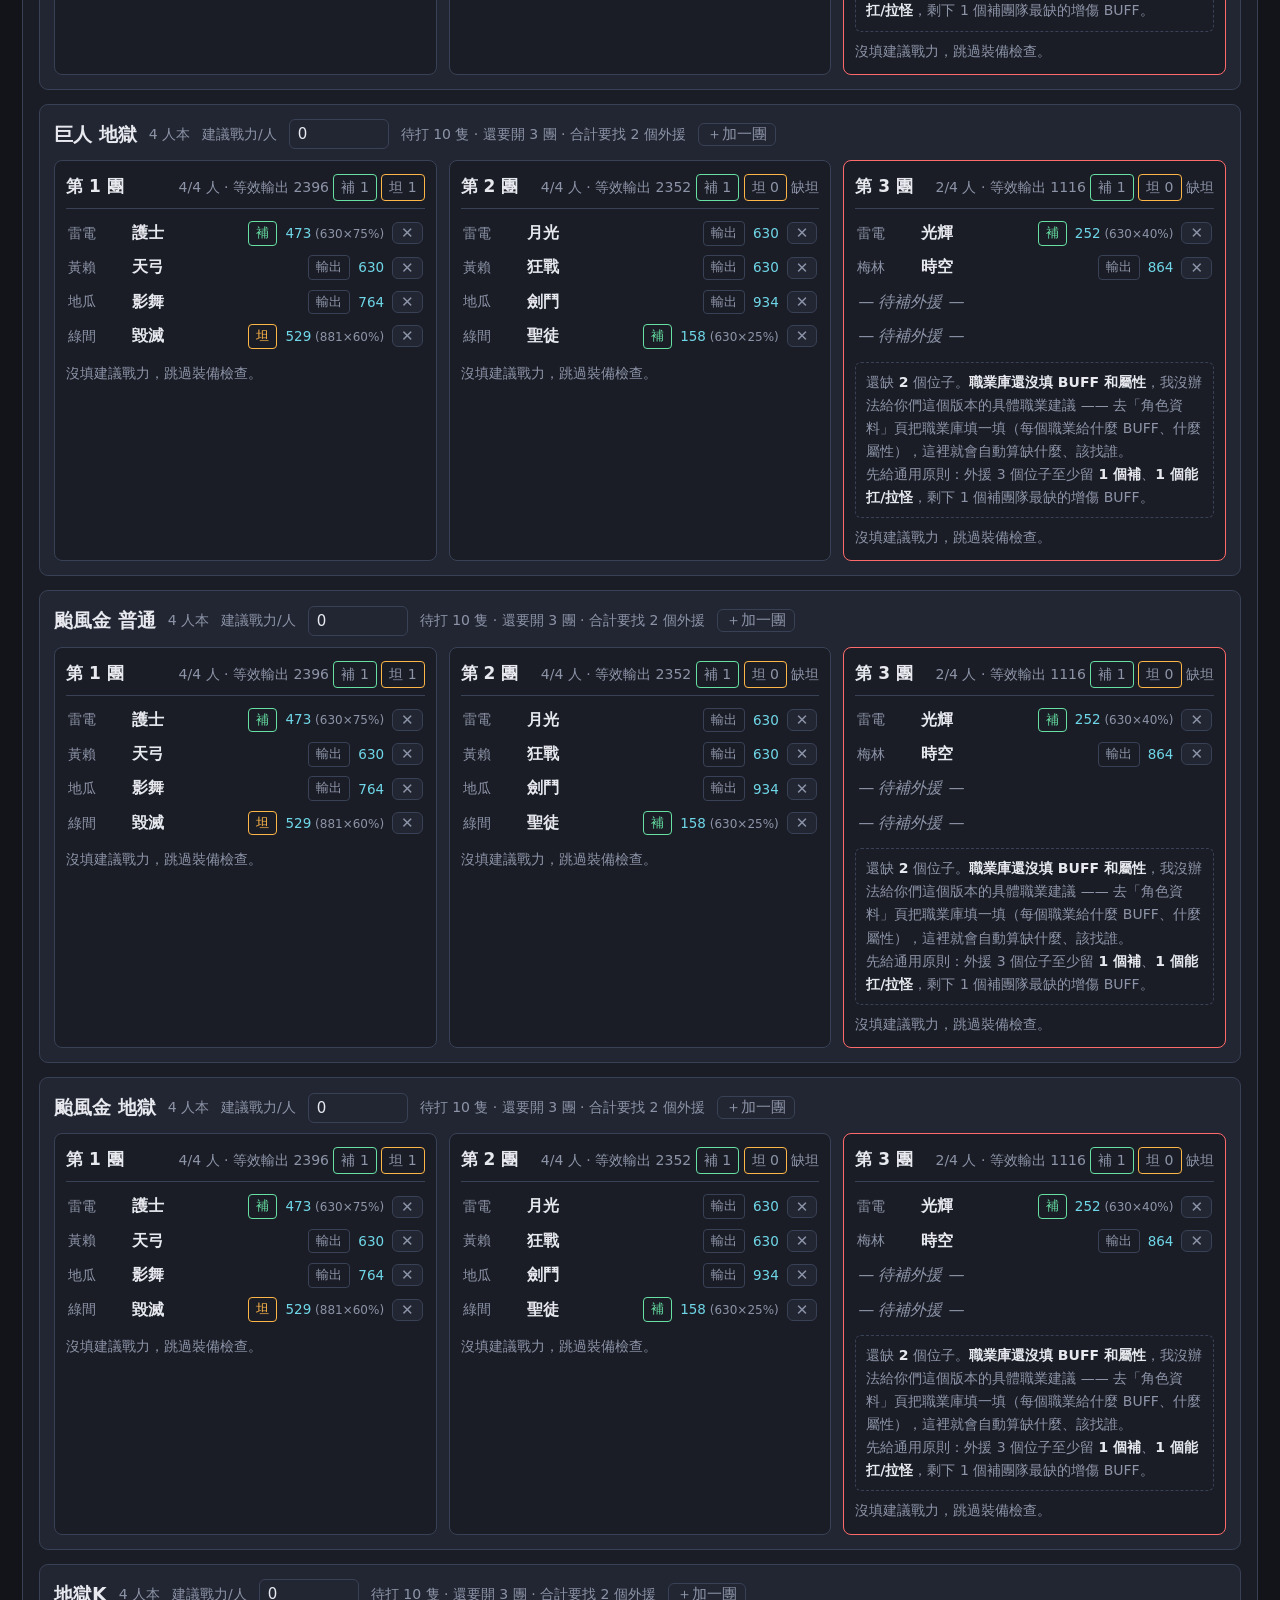
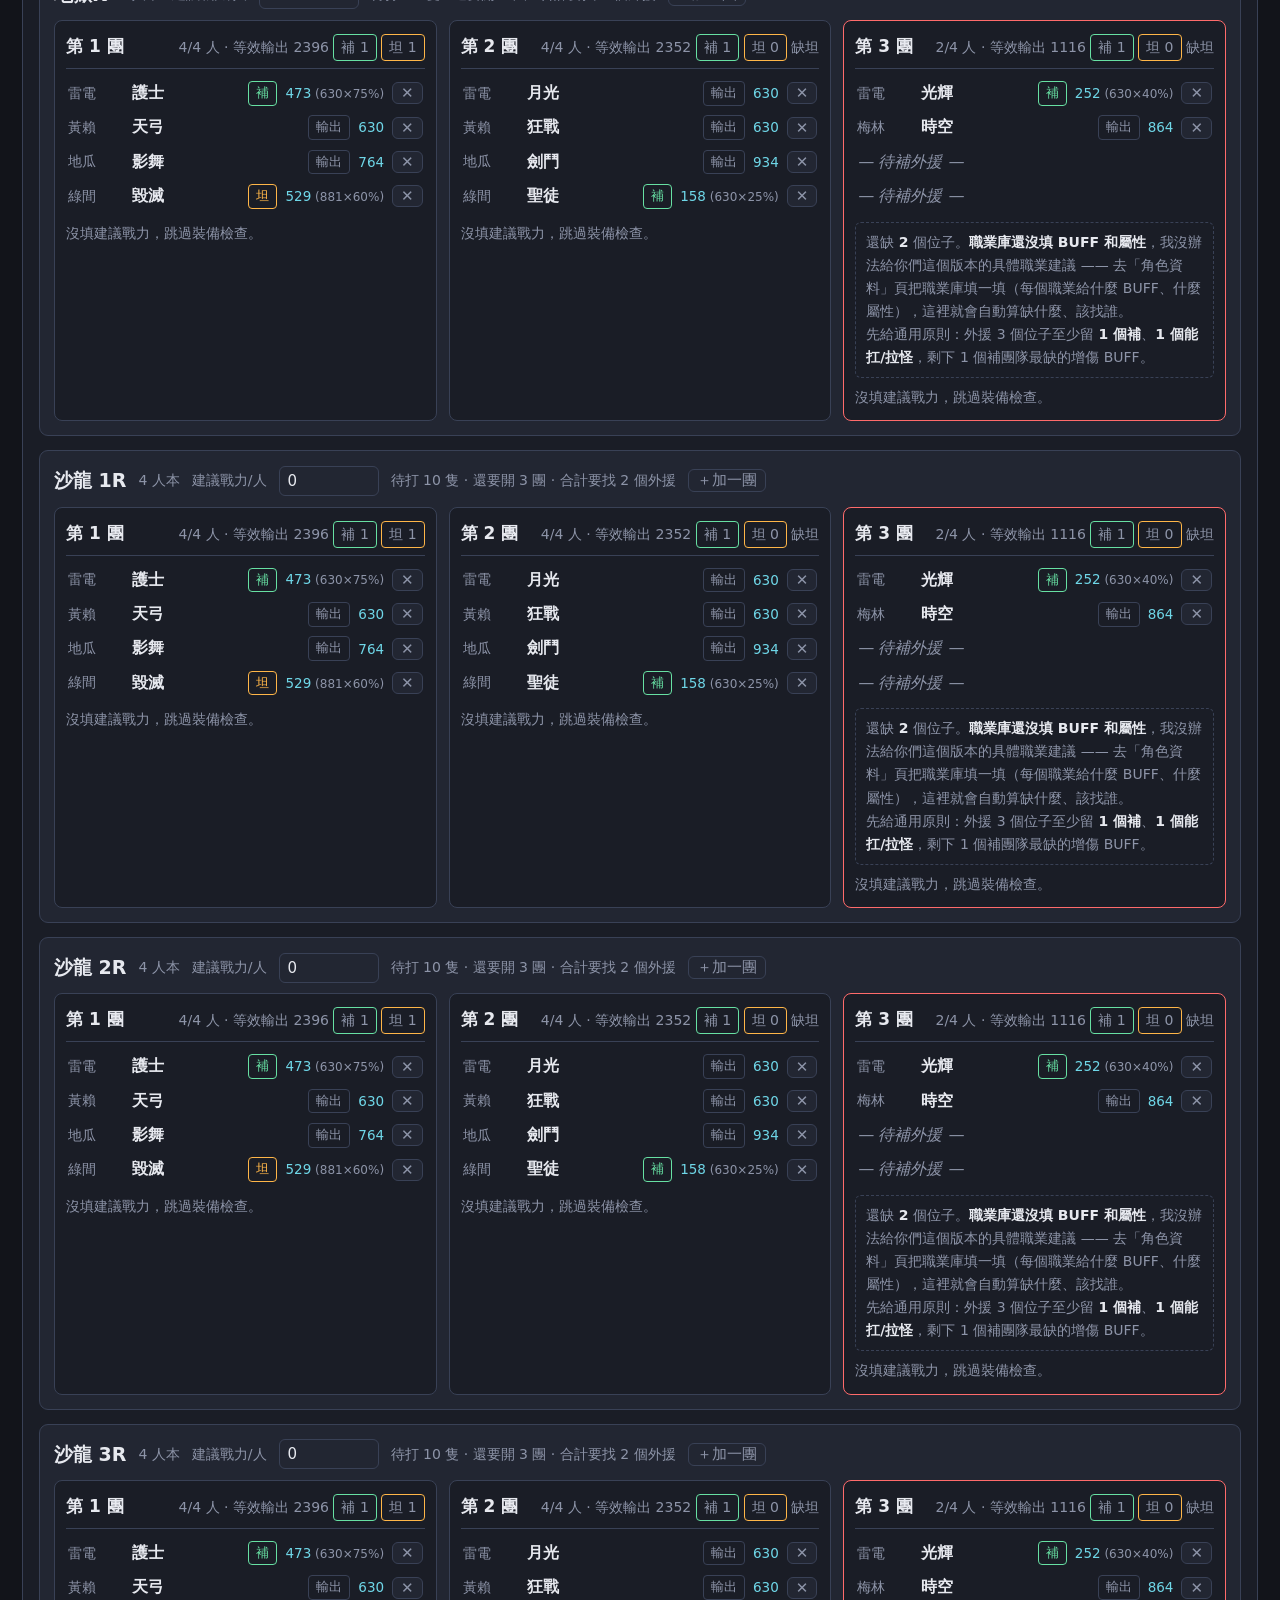
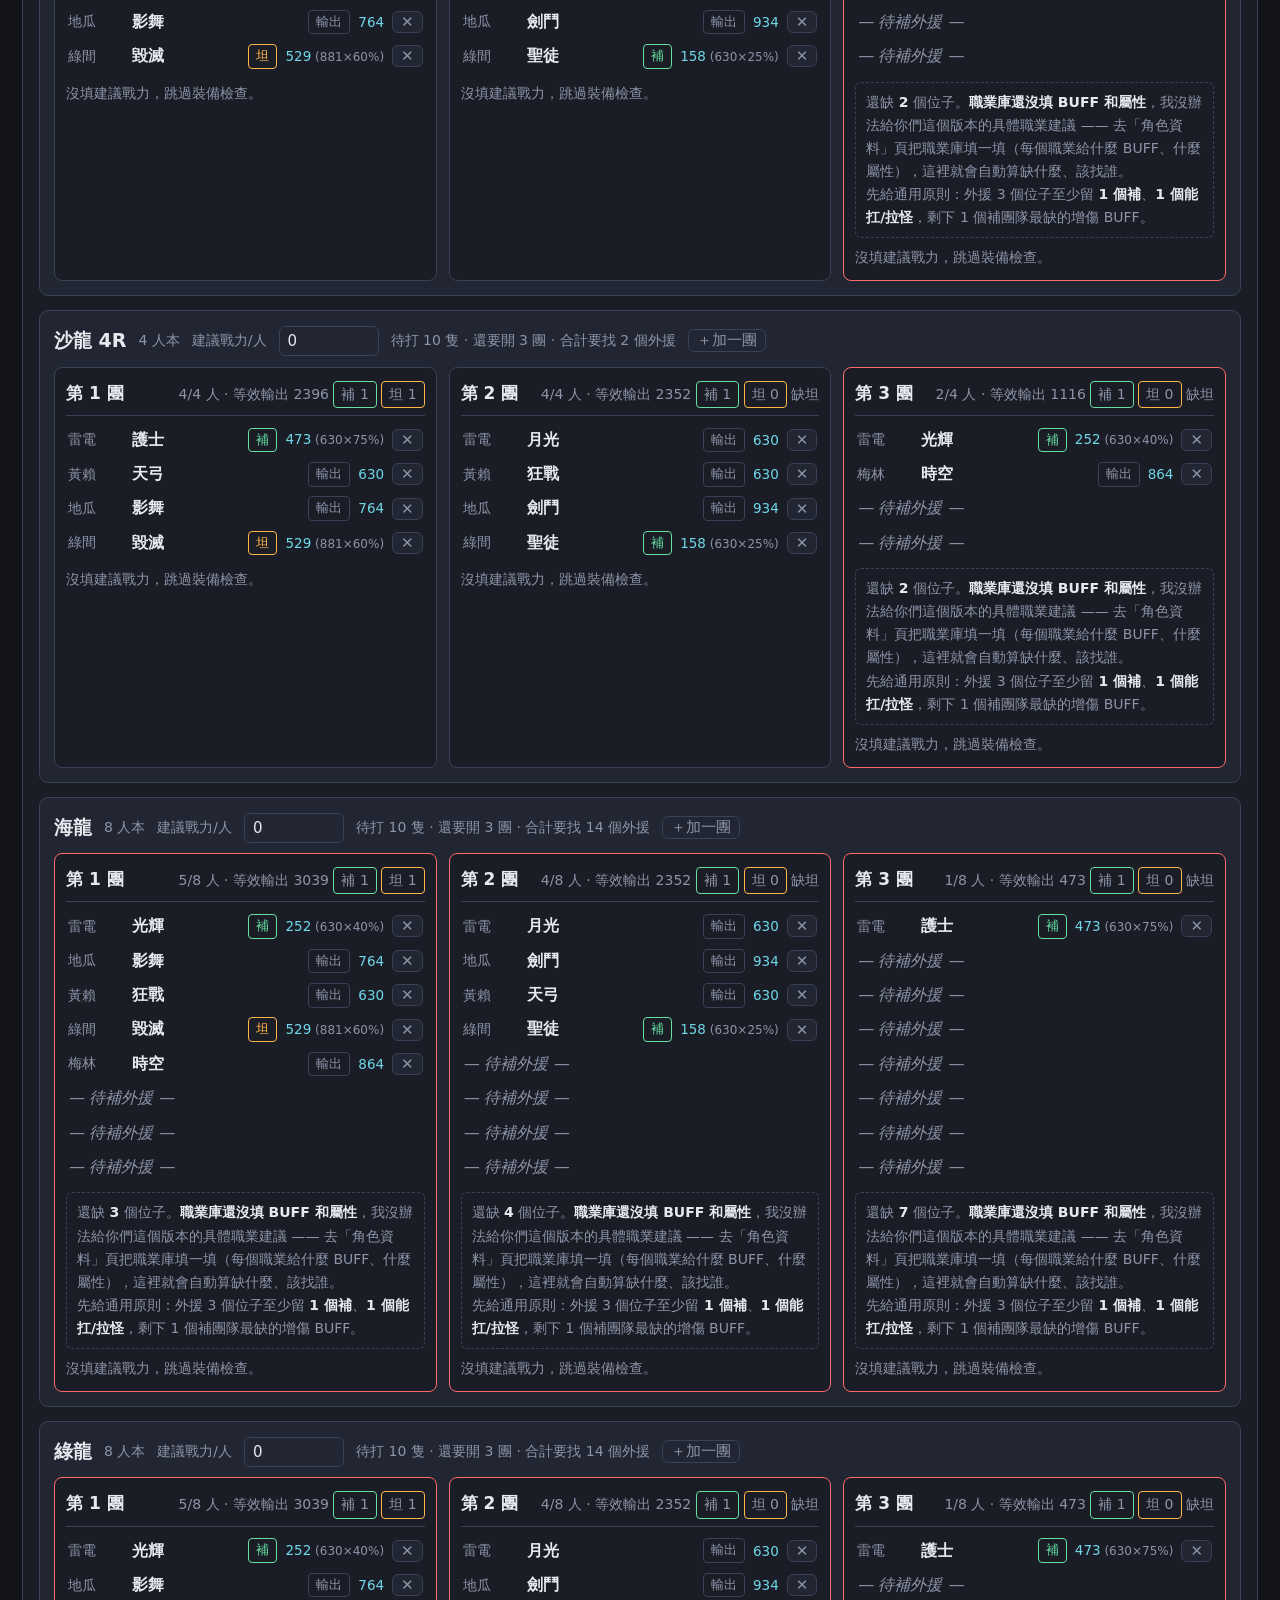
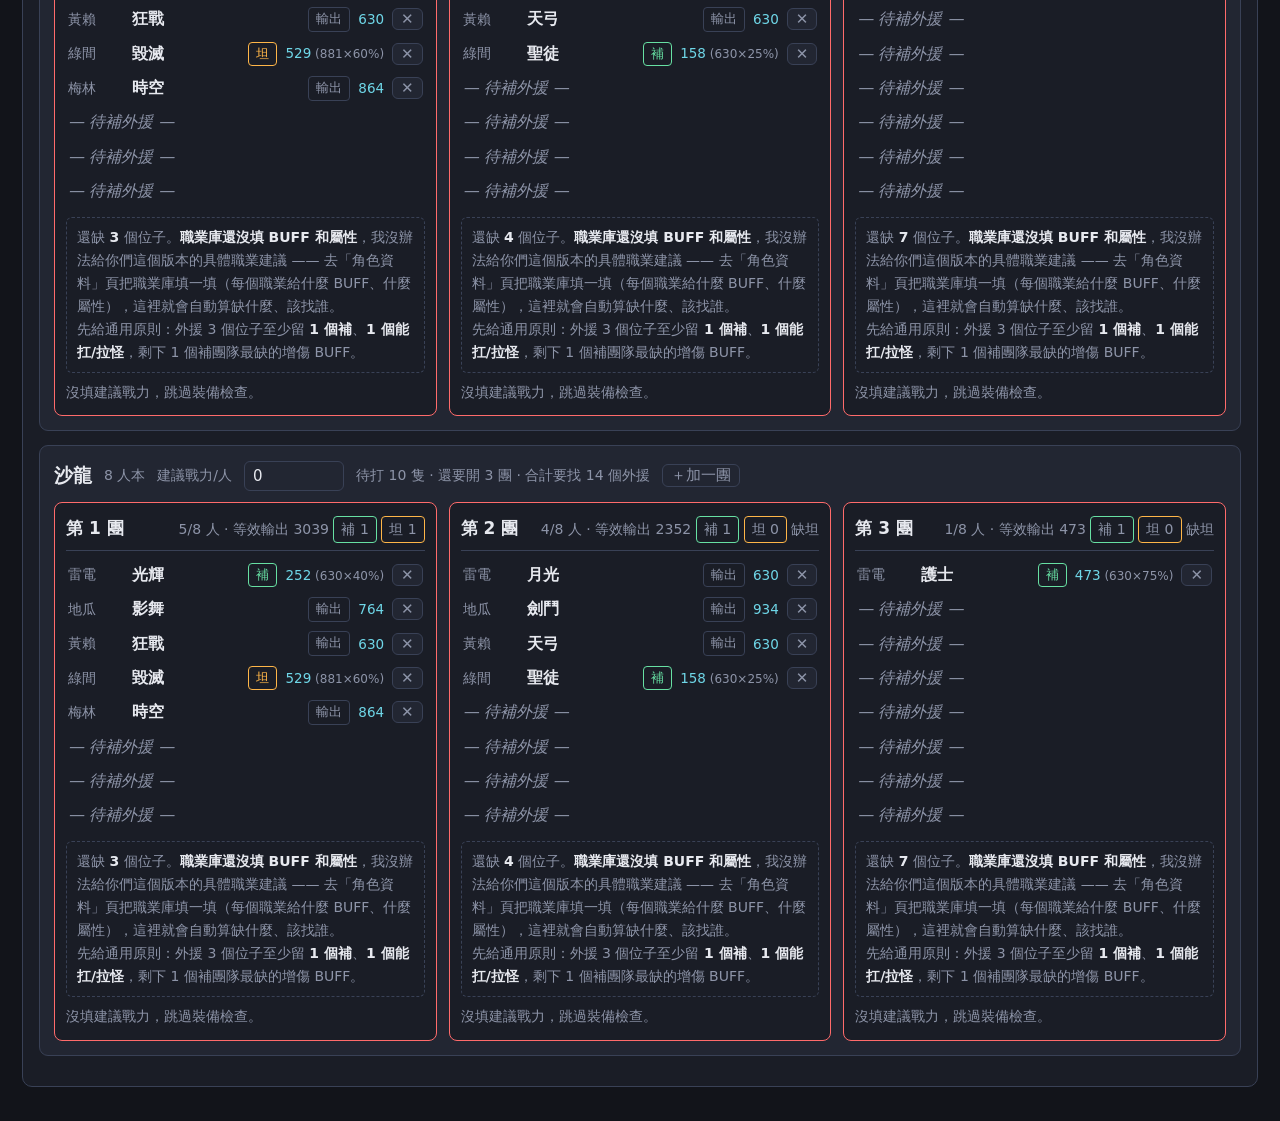
<file: raid.html>
<!DOCTYPE html>
<html lang="zh-Hant">
<head>
<meta charset="utf-8">
<meta name="viewport" content="width=device-width, initial-scale=1">
<title>副本分團 — DN Helper</title>
<link rel="stylesheet" href="style.css?v=202609032127">
<style>
  .matrix td,.matrix th{text-align:center;padding:5px 8px}
  .matrix td.who,.matrix th.who{text-align:left;white-space:nowrap}
  .matrix tr.alldone td.who{color:var(--ok)}
  .team.alldone{opacity:.55}
  .team.alldone .thead b{color:var(--ok)}
  .slot.cleared{opacity:.45}
  .slot.cleared .ch{text-decoration:line-through}
  .matrix th.d{writing-mode:horizontal-tb;font-size:13.5px;line-height:1.25}
  .dcard{border:1px solid var(--line);border-radius:9px;padding:14px;margin-bottom:14px;background:var(--panel2)}
  .dhead{display:flex;align-items:center;gap:12px;flex-wrap:wrap;margin-bottom:10px}
  .dhead .nm{font-size:19px;font-weight:700}
  .dhead .sz{font-size:14px;color:var(--dim)}
  .teams{display:grid;grid-template-columns:repeat(auto-fill,minmax(330px,1fr));gap:12px;margin-top:10px}
  .team{border:1px solid var(--line);border-radius:8px;padding:11px;background:var(--panel)}
  .team.short{border-color:var(--warn)}
  .thead{display:flex;justify-content:space-between;align-items:baseline;gap:8px;
         padding-bottom:7px;margin-bottom:7px;border-bottom:1px solid var(--line)}
  .thead b{font-size:17px}
  .thead span{font-size:14px;color:var(--dim)}
  .slot{display:flex;align-items:center;gap:8px;padding:4px 2px;font-size:16px}
  .slot .who{width:56px;color:var(--dim);font-size:14px;flex:none}
  .slot .ch{flex:1;font-weight:600}
  .slot .pw{color:var(--pow);font-size:13.5px}
  .slot.open{color:var(--dim);font-style:italic}
  .rec{margin-top:8px;padding:8px 10px;border:1px dashed var(--line);border-radius:6px;font-size:14px;color:var(--dim)}
  .rec b{color:var(--txt)}
  .gap{margin-top:8px;font-size:14px}
  #toast{position:fixed;left:50%;bottom:26px;transform:translateX(-50%);z-index:99;
         background:#3a1f22;border:1px solid var(--warn);color:#ffc9c9;display:none;
         padding:11px 18px;border-radius:8px;font-size:15px;max-width:92vw;
         box-shadow:0 8px 28px #000a;line-height:1.5}
</style>
</head>
<body>
<div id="nav"></div>
<div id="toast"></div>

<div class="wrap">
  <div id="notice"></div>
  <div id="sync"></div>

  <div class="panel">
    <h2>本週通關紀錄</h2>
    <div class="row" style="margin-bottom:10px">
      <span class="hint">目前週期：<b id="curweek"></b>（每 <b id="rd"></b> 重置，可在角色資料頁改）</span>
      <button onclick="resetAll()">清空本週紀錄</button>
      <button onclick="fillAll(true)">全部標已打</button>
      <button onclick="fillAll(false)">全部標沒打</button>
    </div>
    <div style="overflow-x:auto"><table class="matrix" id="matrix"></table></div>
    <p class="hint" style="margin:10px 0 0">打完就點一下。分團時<b>只會排還沒打的角色</b>，全部打完的那一列會變綠色。</p>
  </div>

  <div class="panel">
    <details>
      <summary>副本清單（可以自己增刪、改人數）</summary>
      <div id="dunEditor" style="margin-top:10px"></div>
      <div class="row" style="margin-top:8px">
        <input type="text" id="newDunName" placeholder="副本名稱 例：冰龍 1" style="width:200px">
        <input type="number" id="newDunSize" value="4" min="1" max="24" style="width:70px">
        <span class="hint">人</span>
        <button onclick="addDungeon()">＋副本</button>
      </div>
      <p class="hint" style="margin:8px 0 0">
        改人數或刪除會重排那個副本的編組。刪掉的副本不會被預設清單補回來，
        本週的通關紀錄也留著，之後加回同名副本要重新打勾。
      </p>
    </details>
  </div>

  <div class="panel">
    <h2>分團表</h2>
    <div class="row" style="margin-bottom:12px">
      <button class="primary" onclick="genAll()">重新整理</button>
      <button onclick="regenLineups();genAll()">重新分團</button>
      <label><input type="checkbox" id="sameElem"> 同屬性優先同團</label>
      <span class="hint">同人數的副本共用同一套團（4 人一套、8 人一套），不同副本不換隊友。
        這本已打的人灰掉、位子算外援。「重新分團」會整組重排。
        「建議戰力」是每人平均，填了才會算裝備缺口；不知道就先留 0。</span>
    </div>
    <div class="msg tip">手動調整：<b>直接把人拖到想去的位置</b>（拖到別人身上就對調，拖到空位就移過去）。
      規則只有一條：<b>同一個人不能在同一團出現兩次</b>，所以變暗的位置代表換過去會撞到自己人。
      通常只有「同一個人的兩隻角色互換」和「跟人比較少的那團互換」是合法的。點到擋住的位置會告訴你原因。
      <b>打完的人會自動從那個副本的編組移除</b>，所以看到的空位就是真的要找外援的位子。
      也可以用點的：點一個位子選取 → 點另一個位子交換，或點虛線空位移過去
      （變暗的代表會撞到同一個人的兩隻角色，不能選）。位子右邊 ✕ 把人移出編組，
      移出的人會列在該副本下方，點一下加回去。<b>改動只影響這一個副本</b>。</div>
    <div id="out"></div>
  </div>
</div>

<script src="shared.js?v=202609032127"></script>
<script src="lineup.js?v=202609032127"></script>
<script>
document.getElementById('nav').innerHTML = navBar('raid.html','SEA 經典服 · PC');
const WD=['週日','週一','週二','週三','週四','週五','週六'];
document.getElementById('curweek').textContent = curWeek()+' 起';
document.getElementById('rd').textContent = WD[DB.cfg.resetDay]+' '+(DB.cfg.resetHour??9)+':00';
document.getElementById('sameElem').checked = DB.cfg.sameElem;
document.getElementById('sameElem').addEventListener('change', e=>{
  DB.cfg.sameElem=e.target.checked; touchMeta(); saveDB(); regenLineups(); genAll();
});
document.getElementById('notice').innerHTML = storageOK ? ''
  : '<div class="msg warn">這個開啟方式不能存檔（localStorage 被停用），勾的紀錄關掉就沒了。</div>';

/* ================= 通關矩陣 ================= */
function renderMatrix(){
  const rows=allChars(true);
  let h='<tr><th class="who">成員 · 角色</th>'
      + DB.dungeons.map(d=>'<th class="d">'+esc(d.name)+'<br><span class="hint">'+d.size+'人</span></th>').join('')
      + '<th class="num">戰力</th></tr>';
  rows.forEach(function(r){
    const done=DB.dungeons.every(d=>isCleared(r.c.id,d.key));
    const el=elemOf(r.c);
    h+='<tr class="'+(done?'alldone':'')+'"><td class="who">'+esc(r.p.name)+' · <b>'+esc(charLabel(r.p,r.c))+'</b>'
      + (el?' <span class="tag e-'+el+'">'+el+'</span>':'')
      + ' <span class="tag '+(r.c.carry?'t-carry':'t-leech')+'">'+(r.c.carry?'帶':'躺')+'</span>'
      + (isDps(r.c)?'':' <span class="tag '+(isHealer(r.c)?'t-heal':'t-tank')+'">'+(isHealer(r.c)?'補':'坦')+'</span>')
      + '</td>';
    DB.dungeons.forEach(function(d){
      h+='<td><input type="checkbox" '+(isCleared(r.c.id,d.key)?'checked':'')
        +' data-c="'+r.c.id+'" data-d="'+d.key+'"></td>';
    });
    h+='<td class="num">'+powerOf(r.c)+'</td></tr>';
  });
  document.getElementById('matrix').innerHTML=h;
}
document.getElementById('matrix').addEventListener('change', function(e){
  const cid=e.target.dataset.c, dk=e.target.dataset.d;
  if(!cid||!dk) return;
  setCleared(cid,dk,e.target.checked);
  renderMatrix(); genAll();
});
function resetAll(){ if(!confirm('清空本週所有通關紀錄？')) return; resetWeek(); renderMatrix(); genAll(); }
function fillAll(v){
  allChars(true).forEach(r=>DB.dungeons.forEach(d=>setCleared(r.c.id,d.key,v)));
  renderMatrix(); genAll();
}

/* ================= 分團演算法 ================= */
function buffLine(slots){
  const tot={}; const flags={};
  slots.forEach(function(s){
    buffsOf(s.c).forEach(function(b){
      if(isNumBuff(b.k)) tot[b.k]=(tot[b.k]||0)+(+b.v||0);
      else flags[b.k]=1;
    });
  });
  const nums=Object.keys(tot).filter(k=>tot[k]);
  const fl=Object.keys(flags);
  if(!nums.length&&!fl.length) return '';
  // 這團主要打什麼屬性，決定哪一種降抗是有效的
  const els={}; slots.forEach(s=>{const e=elemOf(s.c); if(e) els[e]=(els[e]||0)+1;});
  const mainElem=Object.keys(els).sort((a,b)=>els[b]-els[a])[0]||'';
  return '<div class="bline">團隊增益：'
    + nums.map(function(k){
        const re=resElemOf(k);
        const dead = re && mainElem && re!==mainElem;
        return '<span class="bchip '+(dead?'bc-dead':'bc-num')+'"'
             + (dead?' title="這團主要打'+mainElem+'，降'+re+'抗用不到"':'')
             + '>'+esc(k)+' '+tot[k]+'%'+(dead?' ⚠':'')+'</span>';
      }).join('')
    + fl.map(k=>'<span class="bchip bc-flag">'+esc(k)+'</span>').join('')
    + '</div>';
}

/* ---- 補位建議：算這團缺哪些 BUFF / 定位，再從職業庫挑人 ---- */
function jobDbReady(){ return DB.jobs.some(j=>(j.buffs||[]).length||j.elem); }
function recommend(slots, openCount){
  if(!openCount) return '';
  if(!jobDbReady()){
    return '<div class="rec">還缺 <b>'+openCount+'</b> 個位子。'
      + '<b>職業庫還沒填 BUFF 和屬性</b>，我沒辦法給你們這個版本的具體職業建議 —— '
      + '去「角色資料」頁把職業庫填一填（每個職業給什麼 BUFF、什麼屬性），這裡就會自動算缺什麼、該找誰。'
      + '<br>先給通用原則：外援 3 個位子至少留 <b>1 個補</b>、<b>1 個能扛/拉怪</b>，剩下 1 個補團隊最缺的增傷 BUFF。</div>';
  }
  // 這個版本「有人提供」的 BUFF 全集
  const universe={}; DB.jobs.forEach(j=>(j.buffs||[]).forEach(b=>universe[b.k]=1));
  const have={}, roles={}; const elems={};
  slots.forEach(function(s){
    buffsOf(s.c).forEach(b=>have[b.k]=1);
    const r=roleKind(s.c); roles[r]=(roles[r]||0)+1;
    const e=elemOf(s.c); if(e) elems[e]=(elems[e]||0)+1;
  });
  const missBuff=Object.keys(universe).filter(b=>!have[b]);
  const missRole=['補師','坦'].filter(r=>!roles[r]);
  const mainElem=Object.keys(elems).sort((a,b)=>elems[b]-elems[a])[0]||'';

  const scored=DB.jobs.map(function(j){
    let s=0;
    (j.buffs||[]).forEach(function(b){
      if(missBuff.indexOf(b.k)>=0) s+=3;
      const re=resElemOf(b.k);
      if(re && mainElem){ s += (re===mainElem) ? 4 : -2; }   // 降錯屬性的抗等於沒帶
    });
    if(missRole.indexOf(j.role)>=0) s+=5;
    if(mainElem&&j.elem===mainElem) s+=2;
    // 有數值的增益加起來當作「帶這隻比較賺」的權重，
    // 但降抗只算對得上這團主屬性的那一種
    const tot=buffTotals(j.buffs);
    s += Object.keys(tot).reduce(function(n,k){
      const re=resElemOf(k);
      if(re && mainElem && re!==mainElem) return n;
      return n+tot[k];
    },0)/20;
    return {j:j, s:s};
  }).filter(x=>x.s>0).sort((a,b)=>b.s-a.s);

  const picks=scored.slice(0,openCount);
  let h='<div class="rec">還缺 <b>'+openCount+'</b> 個位子。';
  if(missRole.length) h+=' 目前團裡沒有：<b>'+esc(missRole.join('、'))+'</b>。';
  if(missBuff.length) h+=' 缺的 BUFF：<b>'+esc(missBuff.join('、'))+'</b>。';
  if(mainElem)        h+=' 這團主屬性是 <b>'+mainElem+'</b>，外援優先找同屬性。';
  h += picks.length
    ? '<br>建議找：' + picks.map(x=>'<b>'+esc(x.j.name)+'</b>'
        +(x.j.elem?'（'+x.j.elem+(x.j.role?'·'+x.j.role:'')+'）':'')).join('、')
    : '<br>職業庫裡沒有能補上這些缺口的職業，可能是 BUFF 欄還沒填完。';
  return h+'</div>';
}

/* ---- 裝備缺口 ---- */
// +1 強化在「戰力」尺度上大約值多少：裝等分×表攻換算比例
function perEnh(){ return DB.gear.wPer * atkRatio(); }
function gapReport(slots, size, req){
  if(!req) return '<div class="gap hint">沒填建議戰力，跳過裝備檢查。</div>';
  const need=req*size;
  const mine=slots.reduce((n,s)=>n+effPowerOf(s.c),0);   // 補和坦已折算
  const open=size-slots.length;
  const total=mine+open*req;                 // 外援先當作剛好達標
  if(total>=need)
    return '<div class="gap" style="color:var(--ok)">戰力夠：'+Math.round(total)+' / 需要 '+Math.round(need)
         +'（外援以每人 '+req+' 估）。</div>';
  const short=need-total;
  const weak=slots.slice().sort((a,b)=>effPowerOf(a.c)-effPowerOf(b.c)).slice(0,2)
    .map(s=>esc(s.p.name)+'·'+esc(charLabel(s.p,s.c))+'（'+effPowerOf(s.c)+'）');
  const pe=perEnh();
  const enh=pe>0 ? Math.ceil(short/pe) : 0;
  let h='<div class="gap" style="color:var(--warn)">戰力不足：'+Math.round(total)+' / 需要 '+Math.round(need)
      + '，差 <b>'+Math.round(short)+'</b>（'+Math.round(short/need*100)+'%）。</div>'
      + '<div class="gap hint">補法（擇一或混用）：'
      + '<br>① 最拖的是 '+weak.join('、')+'，優先升這幾隻。'
      + (enh? '<br>② 全團合計再堆約 <b>+'+enh+' 級強化</b>（或等值換裝）就補得上；'
             +'平均分下來每隻約 +'+Math.max(1,Math.ceil(enh/Math.max(1,slots.length)))+' 級。':'')
      + '<br>③ 外援門檻拉高：若外援每人有 <b>'+Math.ceil((need-mine)/Math.max(1,open))+'</b> 戰力，這團就過得去。'
      + '<br>④ 真的補不上就先打普通難度累積裝，或把最強的幾隻集中在同一團先過，其他團下週再排。</div>';
  return h;
}

/* ================= 固定編組 =================
   每個副本各有一份編組。打完某一本的人就從那一本的編組移除，位子空出來
   給別人或外援；他在還沒打的其他本裡不受影響。
   編組存下來，名單有異動（有人加退角色）才重新排；想換就按「重新分團」。 */
/* ================= 手動調整 =================
   每個副本各自一份編組，所以改這一本不會動到其他本。            */
let pick=null;         // {dk, size, t, i}


function canPut(dk,size,t,i){
  if(!pick||pick.dk!==dk) return false;
  const L=lineupOf(dk); if(!L.length) return false;
  const from=L[pick.t], to=L[t];
  if(!from||!to) return false;
  if(pick.t===t) return true;
  const a=from[pick.i], b=(i==null?null:to[i]);
  if(i==null && to.length>=capOf(size)) return false;   // 移進空位＝這團多一個人
  if(clashes(to,a,i)) return false;
  if(b&&clashes(from,b,pick.i)) return false;
  return true;
}
// 點到不能放的位置時，講清楚是誰撞到誰
function whyBlocked(dk,size,t,i){
  if(!pick) return '';
  if(pick.dk!==dk) return '每個副本各有自己的編組，不能跨副本互換。';
  const L=lineupOf(dk), from=L[pick.t], to=L[t];
  if(!from||!to) return '這個位置不能放。';
  const a=from[pick.i], b=(i==null?null:to[i]);
  if(i==null && to.length>=capOf(size))
    return '第 '+(t+1)+' 團已經滿 '+capOf(size)+' 個人了，要先用 ✕ 把某個人移出編組才空得出來。';
  const hitTo = to.find((x,k)=>k!==i && x.p.id===a.p.id);
  if(hitTo) return esc(a.p.name)+' 已經用「'+esc(charLabel(hitTo.p,hitTo.c))+'」在第 '+(t+1)+' 團了，'
                 +'換過去同一團會有兩隻 '+esc(a.p.name)+' 的角色。';
  if(b){
    const hitFrom = from.find((x,k)=>k!==pick.i && x.p.id===b.p.id);
    if(hitFrom) return esc(b.p.name)+' 已經用「'+esc(charLabel(hitFrom.p,hitFrom.c))+'」在第 '+(pick.t+1)+' 團了，'
                    +'換過來同一團會有兩隻 '+esc(b.p.name)+' 的角色。';
  }
  return '這個位置不能放。';
}
let toastTimer=null;
function toast(msg){
  if(!msg) return;
  const el=document.getElementById('toast');
  el.innerHTML=msg; el.style.display='block';
  clearTimeout(toastTimer);
  toastTimer=setTimeout(function(){ el.style.display='none'; }, 4200);
}

function clickSlot(dk,size,t,i){
  const L=lineupOf(dk);
  if(!pick){ pick={dk,size,t,i}; return genAll(); }
  if(pick.dk===dk&&pick.t===t&&pick.i===i){ pick=null; return genAll(); }
  if(!canPut(dk,size,t,i)){ toast(whyBlocked(dk,size,t,i)); return; }
  const a=L[pick.t][pick.i], b=L[t][i];
  L[pick.t][pick.i]=b; L[t][i]=a;
  pick=null; persistLineup(dk); genAll();
}
function clickEmpty(dk,size,t){
  if(!pick||pick.dk!==dk) return;
  const L=lineupOf(dk);
  if(!canPut(dk,size,t,null)){ toast(whyBlocked(dk,size,t,null)); return; }
  const a=L[pick.t].splice(pick.i,1)[0];
  L[t].push(a);
  pick=null;
  L.forEach((t2,k)=>{ if(!t2.length) L.splice(k,1); });
  persistLineup(dk); genAll();
}
function addTeam(dk){ lineupOf(dk).push([]); persistLineup(dk); genAll(); }
function benchSlot(dk,t,i){
  const L=lineupOf(dk);
  L[t].splice(i,1);
  if(!L[t].length) L.splice(t,1);
  pick=null; persistLineup(dk); genAll();
}
// 這一本還沒打、但沒被排進任何一團的人（手動移掉的，或名單新加的）
function benchOf(dk){
  const inTeam={};
  lineupOf(dk).forEach(t=>t.forEach(s=>inTeam[s.p.id+'/'+s.c.id]=1));
  return allChars(true).filter(r=>!inTeam[r.p.id+'/'+r.c.id] && !isCleared(r.c.id,dk));
}
function addFromBench(dk,size,pid,cid){
  const L=lineupOf(dk);
  const p=DB.people.find(x=>x.id===pid), c=p&&p.chars.find(x=>x.id===cid);
  if(!c) return;
  let t=L.findIndex(t2=>t2.length<capOf(size) && !clashes(t2,{p,c},-1));
  if(t<0){ L.push([]); t=L.length-1; }
  L[t].push({p,c});
  persistLineup(dk); genAll();
}

/* ================= 產生分團 ================= */
function genAll(){
  const out=document.getElementById('out'); out.innerHTML='';
  DB.dungeons.forEach(function(d){
    // 編組是同人數副本共用的，含這本已打的人（顯示成灰色、位子算外援）
    const teams=lineupFor(d.key, d.size);
    const pending=allChars(true).filter(r=>!isCleared(r.c.id,d.key));
    const actOf=t=>t.filter(s=>!isCleared(s.c.id,d.key));
    const live=teams.filter(t=>actOf(t).length);
    const div=document.createElement('div');
    div.className='dcard';
    let h='<div class="dhead"><span class="nm">'+esc(d.name)+'</span>'
        + '<span class="sz">'+d.size+' 人本</span>'
        + '<label class="hint">建議戰力/人</label>'
        + '<input type="number" value="'+(d.req||0)+'" data-dk="'+d.key+'" style="width:100px">'
        + '<span class="hint">待打 '+pending.length+' 隻 · 還要開 '+live.length+' 團 · 合計要找 '
        + live.reduce((n,t)=>n+Math.max(0,d.size-actOf(t).length),0) + ' 個外援</span>'
        + '<button class="mini" onclick="addTeam(\''+d.key+'\')">＋加一團</button></div>';
    if(!pending.length){
      h+='<div class="msg ok">本週全部打完了。</div>';
    }else{
      h+='<div class="teams">';
      teams.forEach(function(slots,i){
        const act=actOf(slots);
        if(!act.length) return;
        const open=Math.max(0,d.size-act.length);
        // 統計只算這本會到的人（已打的不列入）
        const tp=act.reduce((n,s)=>n+effPowerOf(s.c),0);
        const els={}; act.forEach(s=>{const e=elemOf(s.c); if(e) els[e]=(els[e]||0)+1;});
        const elTag=Object.keys(els).map(e=>'<span class="tag e-'+e+'">'+e+' '+els[e]+'</span>').join(' ');
        const nHeal=act.filter(s=>isHealer(s.c)).length;
        const nTank=act.filter(s=>isTank(s.c)).length;
        const lack=[]; if(!nHeal) lack.push('補'); if(!nTank) lack.push('坦');
        h+='<div class="team '+(open?'short':'')+'">'
          +'<div class="thead"><b>第 '+(i+1)+' 團</b>'
          +'<span>'+act.length+'/'+d.size+' 人'
          +(slots.length>act.length?'（'+(slots.length-act.length)+' 人已打）':'')
          +' · 等效輸出 '+tp
          +' <span class="tag t-heal">補 '+nHeal+'</span> <span class="tag t-tank">坦 '+nTank+'</span> '
          +elTag
          +(lack.length?' <span class="miss">缺'+lack.join('、')+'</span>':'')
          +'</span></div>';
        slots.forEach(function(s,idx){
          const e=elemOf(s.c), k=roleKind(s.c);
          const dn=isCleared(s.c.id,d.key);
          const kc = k==='補師'?'t-heal' : k==='坦'?'t-tank' : 't-dps';
          const on = pick&&pick.dk===d.key&&pick.t===i&&pick.i===idx;
          const no = pick&&pick.dk===d.key&&!on&&!canPut(d.key,d.size,i,idx);
          h+='<div class="slot pickable '+(on?'sel':'')+' '+(no?'no':'')+(dn?' cleared':'')+'"'
            +' draggable="true" data-dun="'+d.key+'" data-size="'+d.size+'" data-t="'+i+'" data-i="'+idx+'">'
            +'<span class="who">'+esc(s.p.name)+'</span>'
            +'<span class="ch">'+esc(charLabel(s.p,s.c))+'</span>'
            +(dn?'<span class="tag t-done">已打</span>':'')
            +(e?'<span class="tag e-'+e+'">'+e+'</span>':'')
            +'<span class="tag '+kc+'">'+(k==='補師'?'補':k)+'</span>'
            +'<span class="pw">'+effPowerOf(s.c)
            +(isDps(s.c)?'':'<span class="hint" style="font-size:12px"> ('+powerOf(s.c)+'×'+Math.round(coefOf(s.c)*100)+'%)</span>')
            +'</span>'
            +'<button class="mini" data-x="1" data-dun="'+d.key+'" data-t="'+i+'" data-i="'+idx+'">✕</button>'
            +'</div>';
        });
        const canDrop = pick&&pick.dk===d.key&&canPut(d.key,d.size,i,null);
        for(let k=0;k<open;k++)
          h+='<div class="slot open '+(pick&&pick.dk===d.key?(canDrop?'drop':'no'):'')+'"'
            +' data-dun="'+d.key+'" data-size="'+d.size+'" data-t="'+i+'" data-empty="1">'
            +(pick&&pick.dk===d.key?'▸ 移到這裡':'— 待補外援 —')+'</div>';
        h+=buffLine(act)+recommend(act,open)+gapReport(act,d.size,+d.req||0)+'</div>';
      });
      h+='</div>';
      const bench=benchOf(d.key);
      if(bench.length)
        h+='<div class="bench"><span class="hint">沒排進團的：</span>'
          + bench.map(r=>'<button class="mini" data-bench="'+d.key+'" data-bsize="'+d.size+'" data-bp="'+r.p.id+'" data-bc="'+r.c.id+'">'
              + esc(r.p.name)+'·'+esc(charLabel(r.p,r.c))+' ＋</button>').join('')
          + '</div>';
    }
    div.innerHTML=h; out.appendChild(div);
  });
}
/* ---- 位子的點擊與拖放，全部用委派接 ---- */
const outBox=document.getElementById('out');
const slotOf = el => el.closest && el.closest('.slot[data-dun]');

outBox.addEventListener('click', function(e){
  const bench=e.target.closest&&e.target.closest('button[data-bench]');
  if(bench) return addFromBench(bench.dataset.bench, +bench.dataset.bsize, bench.dataset.bp, bench.dataset.bc);
  const x=e.target.closest&&e.target.closest('button[data-x]');
  if(x){ e.stopPropagation(); return benchSlot(x.dataset.dun, +x.dataset.t, +x.dataset.i); }
  const sl=slotOf(e.target);
  if(!sl) return;
  const dk=sl.dataset.dun, size=+sl.dataset.size, t=+sl.dataset.t;
  if(sl.dataset.empty) clickEmpty(dk,size,t);
  else clickSlot(dk,size,t,+sl.dataset.i);
});

// 拖曳：把人拖到別的位子（互換）或空位（移過去）。
// 全滿的時候沒有空位，這是唯一能換位置的方式。
outBox.addEventListener('dragstart', function(e){
  const sl=slotOf(e.target);
  if(!sl||sl.dataset.empty) return;
  pick={dk:sl.dataset.dun, size:+sl.dataset.size, t:+sl.dataset.t, i:+sl.dataset.i};
  sl.classList.add('dragging');
  try{ e.dataTransfer.setData('text/plain','1'); e.dataTransfer.effectAllowed='move'; }catch(_){}
});
outBox.addEventListener('dragend', function(){
  outBox.querySelectorAll('.dragging,.over').forEach(el=>el.classList.remove('dragging','over'));
});
outBox.addEventListener('dragover', function(e){
  const sl=slotOf(e.target);
  if(!sl||!pick||sl.dataset.dun!==pick.dk) return;
  const t=+sl.dataset.t;
  const ok = sl.dataset.empty ? canPut(pick.dk,pick.size,t,null)
                              : canPut(pick.dk,pick.size,t,+sl.dataset.i);
  if(!ok) return;
  e.preventDefault();
  e.dataTransfer.dropEffect='move';
  sl.classList.add('over');
});
outBox.addEventListener('dragleave', function(e){
  const sl=slotOf(e.target); if(sl) sl.classList.remove('over');
});
outBox.addEventListener('drop', function(e){
  const sl=slotOf(e.target);
  if(!sl||!pick||sl.dataset.dun!==pick.dk) return;
  e.preventDefault();
  const t=+sl.dataset.t;
  if(sl.dataset.empty) clickEmpty(pick.dk,pick.size,t);
  else clickSlot(pick.dk,pick.size,t,+sl.dataset.i);
});
document.getElementById('out').addEventListener('change', function(e){
  const dk=e.target.dataset.dk; if(!dk) return;
  const d=DB.dungeons.find(x=>x.key===dk); if(!d) return;
  d.req=Math.max(0,+e.target.value||0); saveDB(); genAll();
});

/* ================= 副本清單編輯 ================= */
function renderDunEditor(){
  const box=document.getElementById('dunEditor'); if(!box) return;
  box.innerHTML=DB.dungeons.map(function(d,i){
    return '<div class="row" style="margin-bottom:6px">'
      +'<input type="text" value="'+esc(d.name)+'" data-di="'+i+'" data-df="name" style="width:200px">'
      +'<input type="number" value="'+d.size+'" min="1" max="24" data-di="'+i+'" data-df="size" style="width:70px">'
      +'<span class="hint">人</span>'
      +'<span class="hint">建議戰力/人</span>'
      +'<input type="number" value="'+(d.req||0)+'" data-di="'+i+'" data-df="req" style="width:90px">'
      +'<button class="mini" data-di="'+i+'" data-df="del">✕</button></div>';
  }).join('');
}
document.getElementById('dunEditor').addEventListener('change', onDun);
document.getElementById('dunEditor').addEventListener('click', function(e){
  if(e.target.dataset.df==='del') onDun(e);
});
function onDun(e){
  const i=+e.target.dataset.di, f=e.target.dataset.df;
  if(isNaN(i)||!f) return;
  const d=DB.dungeons[i]; if(!d) return;
  if(f==='del'){
    if(!confirm('刪掉「'+d.name+'」？')) return;
    DB.removed=DB.removed||[];
    if(DB.removed.indexOf(d.key)<0) DB.removed.push(d.key);
    DB.dungeons.splice(i,1);
    regenLineups();
  }else if(f==='name'){ d.name=e.target.value.trim()||d.name; }
  else if(f==='size'){
    d.size=Math.max(1,+e.target.value||4);
    regenLineups();              // 編組同人數共用，人數變了整組重排
  }
  else if(f==='req'){ d.req=Math.max(0,+e.target.value||0); }
  touchMeta(); saveDB(); renderDunEditor(); renderMatrix(); genAll();
}
function addDungeon(){
  const nm=document.getElementById('newDunName').value.trim();
  if(!nm) return document.getElementById('newDunName').focus();
  const size=Math.max(1,+document.getElementById('newDunSize').value||4);
  let key='d'+Date.now().toString(36);
  while(DB.dungeons.some(x=>x.key===key)) key+='x';
  DB.dungeons.push({key:key, name:nm, size:size, req:0});
  document.getElementById('newDunName').value='';
  touchMeta(); saveDB(); renderDunEditor(); renderMatrix(); genAll();
}

renderDunEditor(); renderMatrix(); genAll();
mountSync(function(){ renderDunEditor(); renderMatrix(); genAll(); });
</script>
</body>
</html>
</file>
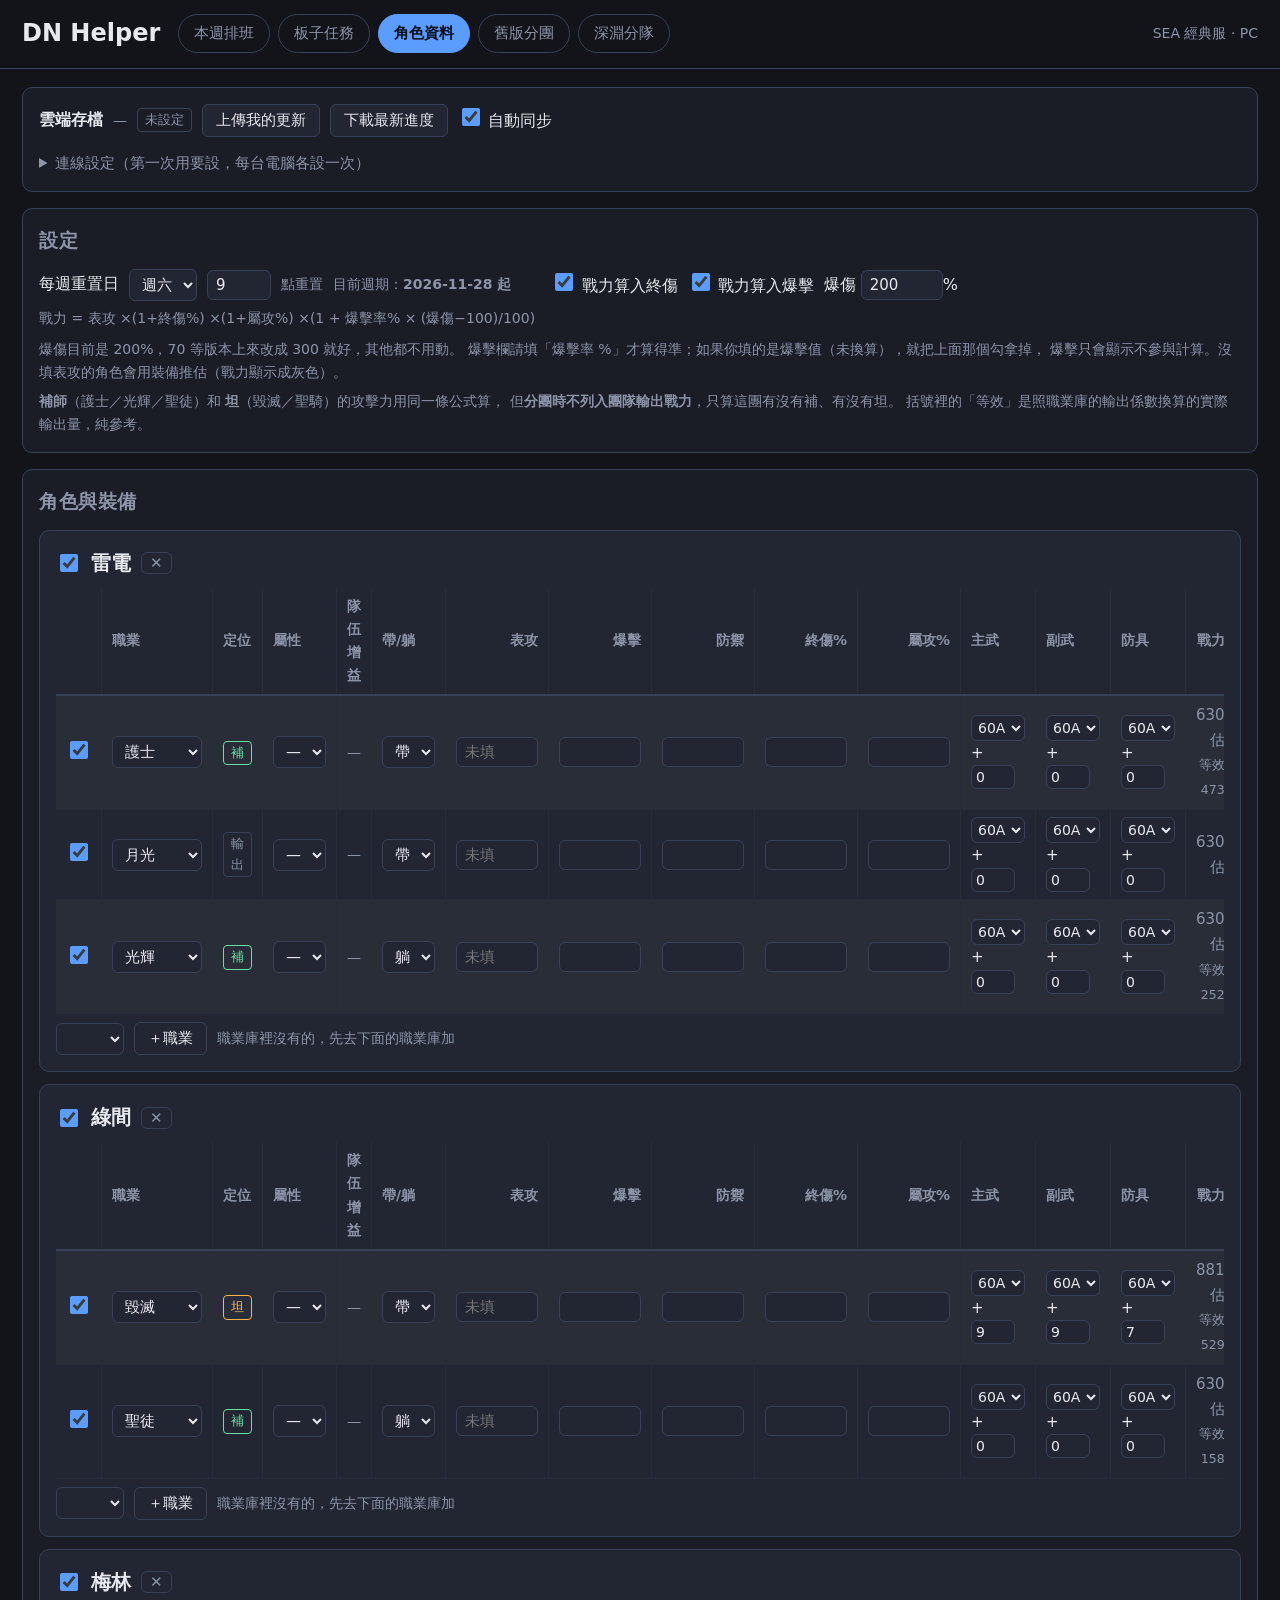
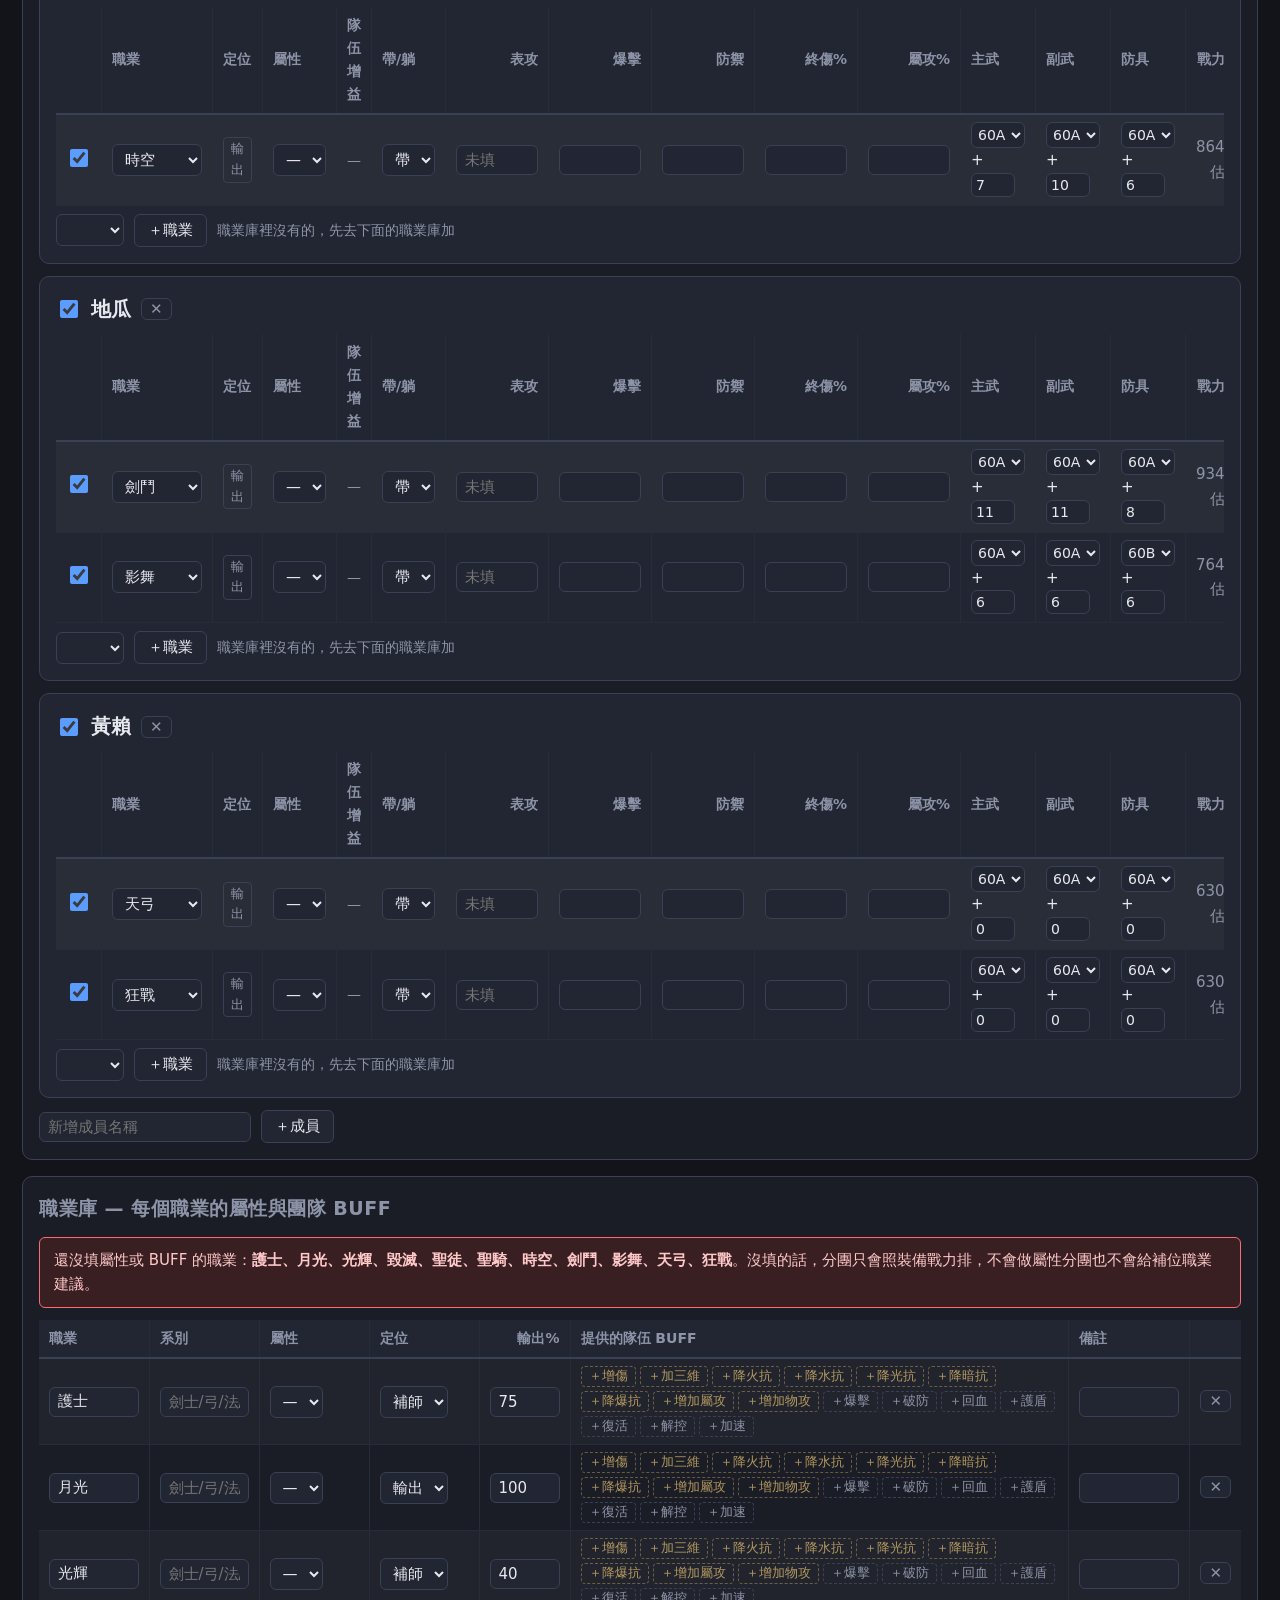
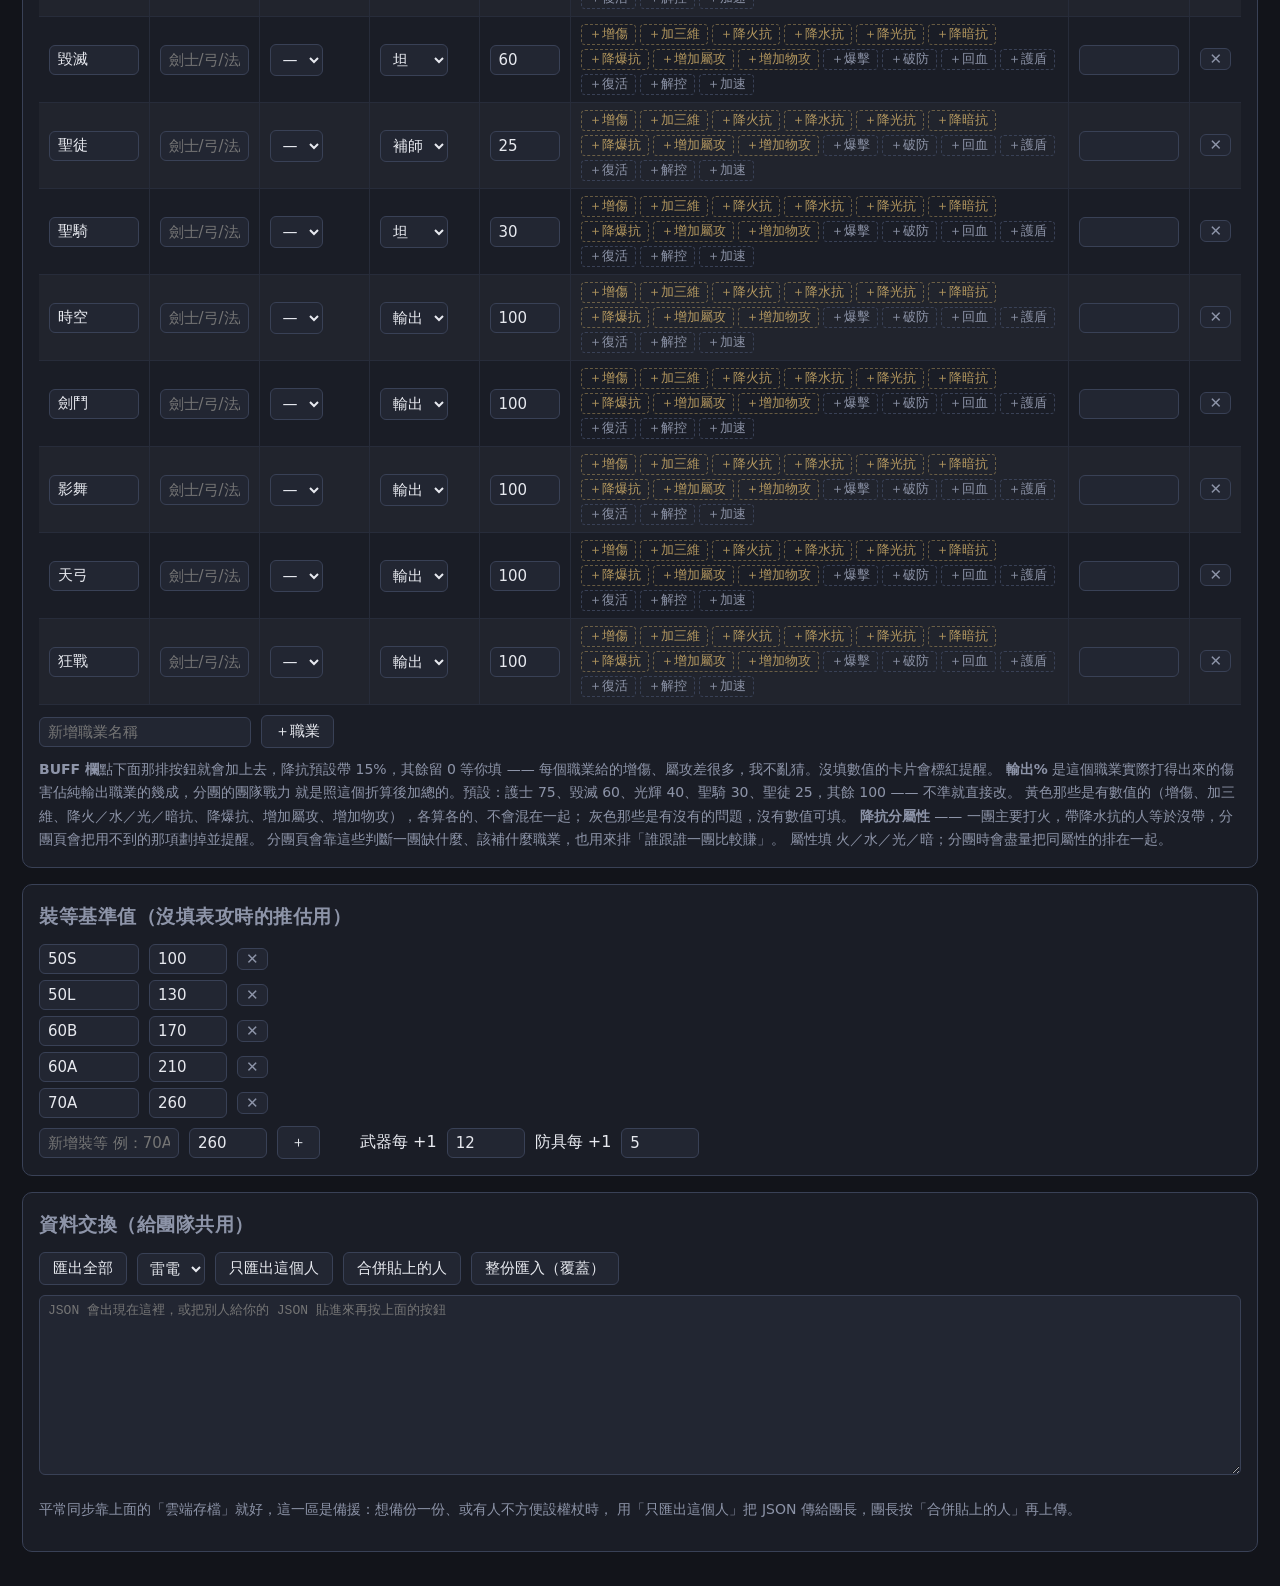
<file: roster.html>
<!DOCTYPE html>
<html lang="zh-Hant">
<head>
<meta charset="utf-8">
<meta name="viewport" content="width=device-width, initial-scale=1">
<title>角色資料 — DN Helper</title>
<link rel="stylesheet" href="style.css?v=202609032127">
<style>
  td.gear select{padding:3px 2px;font-size:14px}
  td.gear input{width:44px;padding:3px 4px;font-size:14px}
  td input.stat{width:82px}
  td .cn{min-width:90px}
  .pw{color:var(--pow);font-weight:700}
  .pw.est{color:var(--dim);font-weight:400}
  .ptitle{display:flex;align-items:center;gap:10px;margin:0 0 8px}
  .ptitle .nm{font-size:20px;font-weight:700}
  .tbl-wrap{overflow-x:auto}
  .jobs td input[type=text]{width:100%}
  .jobs td.n{width:110px}
</style>
</head>
<body>
<div id="nav"></div>

<div class="wrap">

  <div id="notice"></div>
  <div id="sync"></div>

  <div class="panel">
    <h2>設定</h2>
    <div class="row">
      <label>每週重置日</label>
      <select id="resetDay"></select>
      <input type="number" id="resetHour" min="0" max="23" style="width:64px">
      <span class="hint">點重置</span>
      <span class="hint">目前週期：<b id="curweek"></b></span>
      <span style="width:20px"></span>
      <label><input type="checkbox" id="useFd"> 戰力算入終傷</label>
      <label><input type="checkbox" id="useCrit"> 戰力算入爆擊</label>
      <label>爆傷 <input type="number" id="critDmg" min="100" step="10" style="width:82px">%</label>
    </div>
    <div class="row" style="margin-top:6px">
      <span class="hint">戰力 = 表攻 ×(1+終傷%) ×(1+屬攻%) ×(1 + 爆擊率% × (爆傷−100)/100)</span>
    </div>
    <p class="hint" style="margin:8px 0 0">
      爆傷目前是 200%，70 等版本上來改成 300 就好，其他都不用動。
      爆擊欄請填「爆擊率 %」才算得準；如果你填的是爆擊值（未換算），就把上面那個勾拿掉，
      爆擊只會顯示不參與計算。沒填表攻的角色會用裝備推估（戰力顯示成灰色）。
    </p>
    <p class="hint" style="margin:6px 0 0">
      <b>補師</b>（護士／光輝／聖徒）和 <b>坦</b>（毀滅／聖騎）的攻擊力用同一條公式算，
      但<b>分團時不列入團隊輸出戰力</b>，只算這團有沒有補、有沒有坦。
      括號裡的「等效」是照職業庫的輸出係數換算的實際輸出量，純參考。
    </p>
  </div>

  <div class="panel">
    <h2>角色與裝備</h2>
    <div id="roster"></div>
    <div class="row" style="margin-top:12px">
      <input type="text" id="newPerson" placeholder="新增成員名稱">
      <button onclick="addPerson()">＋成員</button>
    </div>
  </div>

  <div class="panel">
    <h2>職業庫 — 每個職業的屬性與團隊 BUFF</h2>
    <div id="jobwarn"></div>
    <div class="tbl-wrap">
      <table class="jobs" id="jobs"></table>
    </div>
    <div class="row" style="margin-top:10px">
      <input type="text" id="newJob" placeholder="新增職業名稱">
      <button onclick="addJob()">＋職業</button>
    </div>
    <p class="hint" style="margin:10px 0 0">
      <b>BUFF 欄</b>點下面那排按鈕就會加上去，降抗預設帶 15%，其餘留 0 等你填 —— 
      每個職業給的增傷、屬攻差很多，我不亂猜。沒填數值的卡片會標紅提醒。
      <b>輸出%</b> 是這個職業實際打得出來的傷害佔純輸出職業的幾成，分團的團隊戰力
      就是照這個折算後加總的。預設：護士 75、毀滅 60、光輝 40、聖騎 30、聖徒 25，其餘 100 —— 不準就直接改。
      黃色那些是有數值的（增傷、加三維、降火／水／光／暗抗、降爆抗、增加屬攻、增加物攻），各算各的、不會混在一起；
      灰色那些是有沒有的問題，沒有數值可填。
      <b>降抗分屬性</b> —— 一團主要打火，帶降水抗的人等於沒帶，分團頁會把用不到的那項劃掉並提醒。
      分團頁會靠這些判斷一團缺什麼、該補什麼職業，也用來排「誰跟誰一團比較賺」。
      屬性填 火／水／光／暗；分團時會盡量把同屬性的排在一起。
    </p>
  </div>

  <div class="panel">
    <h2>裝等基準值（沒填表攻時的推估用）</h2>
    <div id="tiers"></div>
    <div class="row" style="margin-top:8px">
      <input type="text" id="newTier" placeholder="新增裝等 例：70A" style="width:140px">
      <input type="number" id="newTierVal" value="260">
      <button onclick="addTier()">＋</button>
      <span style="width:20px"></span>
      <label>武器每 +1</label><input type="number" id="wPer" onchange="setGear()">
      <label>防具每 +1</label><input type="number" id="aPer" onchange="setGear()">
    </div>
  </div>

  <div class="panel">
    <h2>資料交換（給團隊共用）</h2>
    <div class="row">
      <button onclick="doExportAll()">匯出全部</button>
      <select id="whoMine"></select>
      <button onclick="doExportMine()">只匯出這個人</button>
      <button onclick="doMerge()">合併貼上的人</button>
      <button onclick="doImportAll()">整份匯入（覆蓋）</button>
    </div>
    <textarea id="io" placeholder="JSON 會出現在這裡，或把別人給你的 JSON 貼進來再按上面的按鈕"></textarea>
    <p class="hint">
      平常同步靠上面的「雲端存檔」就好，這一區是備援：想備份一份、或有人不方便設權杖時，
      用「只匯出這個人」把 JSON 傳給團長，團長按「合併貼上的人」再上傳。
    </p>
  </div>

</div>

<script src="shared.js?v=202609032127"></script>
<script>
/* ---------- 初始化 ---------- */
document.getElementById('nav').innerHTML = navBar('roster.html','SEA 經典服 · PC');
const WD=['週日','週一','週二','週三','週四','週五','週六'];
document.getElementById('resetDay').innerHTML =
  WD.map((w,i)=>'<option value="'+i+'">'+w+'</option>').join('');

function syncCfg(){
  document.getElementById('resetDay').value = DB.cfg.resetDay;
  document.getElementById('resetHour').value = DB.cfg.resetHour ?? 9;
  document.getElementById('useFd').checked  = DB.cfg.useFd;
  document.getElementById('useCrit').checked= DB.cfg.useCrit;
  document.getElementById('critDmg').value  = DB.cfg.critDmg ?? 200;
  document.getElementById('curweek').textContent = curWeek()+' 起';
  document.getElementById('wPer').value = DB.gear.wPer;
  document.getElementById('aPer').value = DB.gear.aPer;
}
['resetDay','resetHour','useFd','useCrit','critDmg'].forEach(id=>{
  document.getElementById(id).addEventListener('change', e=>{
    if(id==='resetDay')     DB.cfg.resetDay = +e.target.value;
    else if(id==='resetHour') DB.cfg.resetHour = Math.min(23,Math.max(0,+e.target.value||0));
    else if(id==='critDmg') DB.cfg.critDmg  = Math.max(100, +e.target.value||200);
    else DB.cfg[id] = e.target.checked;
    touchMeta(); saveDB(); syncCfg(); renderRoster();
  });
});

/* ---------- 角色表 ---------- */
const tierOpts = k => DB.gear.tiers
  .map(t=>'<option value="'+esc(t.k)+'"'+(t.k===k?' selected':'')+'>'+esc(t.k)+'</option>').join('');
const jobOpts = j => '<option value=""></option>' + DB.jobs
  .map(x=>'<option value="'+esc(x.name)+'"'+(x.name===j?' selected':'')+'>'+esc(x.name)+'</option>').join('');
// 角色沒自己指定屬性時就跟著職業走，所以空白那格要寫出繼承到什麼，
// 不然畫面上是一片空白，看起來像沒設定
const elemOpts = (e, inherit) => ['','火','水','光','暗']
  .map(x=>'<option value="'+x+'"'+(x===e?' selected':'')+'>'
        +(x || (inherit ? '＝職業（'+inherit+'）' : '—'))+'</option>').join('');

function gearCell(p,c,part){
  const T=part+'Tier', E=part+'Enh';
  return '<td class="gear"><select data-a="'+T+'" data-p="'+p.id+'" data-c="'+c.id+'">'+tierOpts(c[T])+'</select>'
       + ' +<input type="number" min="0" max="20" value="'+c[E]+'" data-a="'+E+'" data-p="'+p.id+'" data-c="'+c.id+'"></td>';
}
// 屬性格：下拉 ＋ 實際生效的屬性（可能是從職業繼承來的）
function elemCell(p,c){
  const j=jobOf(c)||{}, eff=elemOf(c);
  return '<select data-a="elem" data-p="'+p.id+'" data-c="'+c.id+'">'+elemOpts(c.elem, j.elem)+'</select>'
       + (eff ? ' <span class="tag e-'+eff+'">'+eff+'</span>' : '');
}
// 這隻角色從職業帶過來的隊伍增益
function jobBuffCell(c){
  const list=buffsOf(c);
  if(!list.length) return '<span class="hint">—</span>';
  return '<span class="bchips">'+list.map(function(b){
    const num=isNumBuff(b.k);
    return '<span class="bchip '+(!num?'bc-flag':(b.v?'bc-num':'bc-empty'))+'">'
         + esc(b.k)+(num?' '+(b.v||0)+'%':'')+'</span>';
  }).join('')+'</span>';
}
// 定位標籤：補／坦／輸出，顏色跟分團頁一致
function roleTag(c){
  const k=roleKind(c);
  const cls = k==='補師' ? 't-heal' : k==='坦' ? 't-tank' : 't-dps';
  return '<span class="tag '+cls+'">'+(k==='補師'?'補':k)+'</span>';
}
// 補師和坦多顯示一個「等效輸出」，提醒這個數字不能拿去跟輸出比
function powCell(c){
  const est = isEst(c) ? ' 估' : '';
  let h='<span class="pw '+(isEst(c)?'est':'')+'">'+powerOf(c)+est+'</span>';
  if(!isDps(c)) h+='<br><span class="hint" style="font-size:12.5px">等效 '+effPowerOf(c)+'</span>';
  return h;
}
function statCell(p,c,f,ph){
  return '<td><input type="number" class="stat" min="0" value="'+(c[f]||'')+'" placeholder="'+ph+'"'
       + ' data-a="'+f+'" data-p="'+p.id+'" data-c="'+c.id+'"></td>';
}

function renderRoster(){
  POWCACHE=null;
  const box=document.getElementById('roster'); box.innerHTML='';
  DB.people.forEach(p=>{
    const d=document.createElement('div');
    d.className='panel'; d.style.background='var(--panel2)'; d.style.marginBottom='12px';
    let h='<div class="ptitle">'
        + '<input type="checkbox" '+(p.active?'checked':'')+' data-a="pactive" data-p="'+p.id+'" title="列入名單">'
        + '<span class="nm">'+esc(p.name)+'</span>'
        + '<button class="mini" data-a="delp" data-p="'+p.id+'">✕</button></div>'
        + '<div class="tbl-wrap"><table><tr>'
        + '<th></th><th>職業</th><th>定位</th><th>屬性</th><th>隊伍增益</th><th>帶/躺</th>'
        + '<th class="num">表攻</th><th class="num">爆擊</th><th class="num">防禦</th>'
        + '<th class="num">終傷%</th><th class="num">屬攻%</th>'
        + '<th>主武</th><th>副武</th><th>防具</th><th class="num">戰力</th><th></th></tr>';
    p.chars.forEach(c=>{
      h += '<tr class="'+(c.active?'':'off')+'">'
        + '<td><input type="checkbox" '+(c.active?'checked':'')+' data-a="cactive" data-p="'+p.id+'" data-c="'+c.id+'"></td>'
        + '<td><select class="cn" data-a="job" data-p="'+p.id+'" data-c="'+c.id+'">'+jobOpts(c.job||c.name)+'</select></td>'
        + '<td>'+roleTag(c)+'</td>'
        + '<td>'+elemCell(p,c)+'</td>'
        + '<td>'+jobBuffCell(c)+'</td>'
        + '<td><select data-a="carry" data-p="'+p.id+'" data-c="'+c.id+'">'
        +   '<option value="1"'+(c.carry?' selected':'')+'>帶</option>'
        +   '<option value="0"'+(c.carry?'':' selected')+'>躺</option></select></td>'
        + statCell(p,c,'atk','未填') + statCell(p,c,'crit','') + statCell(p,c,'def','')
        + statCell(p,c,'fd','') + statCell(p,c,'ea','')
        + gearCell(p,c,'mw') + gearCell(p,c,'sw') + gearCell(p,c,'a')
        + '<td class="num">'+powCell(c)+'</td>'
        + '<td><button class="mini" data-a="delc" data-p="'+p.id+'" data-c="'+c.id+'">✕</button></td></tr>';
    });
    h += '</table></div>'
       + '<div class="row" style="margin-top:8px">'
       + '<select data-a="newc" data-p="'+p.id+'">'+jobOpts('')+'</select>'
       + '<button data-a="addc" data-p="'+p.id+'">＋職業</button>'
       + '<span class="hint">職業庫裡沒有的，先去下面的職業庫加</span></div>';
    d.innerHTML=h; box.appendChild(d);
  });
  const sel=document.getElementById('whoMine');
  sel.innerHTML=DB.people.map(p=>'<option>'+esc(p.name)+'</option>').join('');
  document.getElementById('notice').innerHTML = storageOK ? ''
    : '<div class="msg warn">這個開啟方式不能存檔（localStorage 被停用），改動關掉就沒了。</div>';
}

const rosterBox=document.getElementById('roster');
rosterBox.addEventListener('change', onRoster);

rosterBox.addEventListener('click',  e=>{ const a=e.target.dataset.a; if(a==='delp'||a==='delc'||a==='addc') onRoster(e); });
rosterBox.addEventListener('keydown',e=>{ if(e.key==='Enter'&&e.target.dataset.a==='newc'){ e.preventDefault(); addChar(e.target.dataset.p);} });
// 新增那格是下拉，change 會先被 onRoster 攔到，這裡直接接手
rosterBox.addEventListener('change', e=>{ if(e.target.dataset.a==='newc') addChar(e.target.dataset.p); });

function onRoster(e, quiet){
  const t=e.target, a=t.dataset.a; if(!a) return;
  const p=DB.people.find(x=>x.id===t.dataset.p); if(!p) return;
  const c=t.dataset.c ? p.chars.find(x=>x.id===t.dataset.c) : null;
  const num=()=>Math.max(0,+t.value||0);

  if(a==='pactive') p.active=t.checked;
  else if(a==='delp'){ if(!confirm('刪除「'+p.name+'」？（會同步給全隊）')) return; deletePerson(p); }
  else if(a==='addc') return addChar(p.id);
  else if(!c) return;
  else if(a==='cactive') c.active=t.checked;
  else if(a==='job'){ c.job=t.value; c.name=t.value; }   // 角色就是職業，名稱跟著走
  else if(a==='elem') c.elem=t.value;
  else if(a==='carry') c.carry=t.value==='1';
  else if(['atk','crit','def','fd','ea','mwEnh','swEnh','aEnh'].includes(a)) c[a]=num();
  else if(['mwTier','swTier','aTier'].includes(a)) c[a]=t.value;
  else if(a==='delc') p.chars=p.chars.filter(x=>x!==c);
  else return;

  saveDB(p);
  if(quiet) return;          // 打字時不要整個重畫，會失焦
  renderRoster();
}

function addChar(pid){
  const p=DB.people.find(x=>x.id===pid);
  const sel=document.querySelector('select[data-a="newc"][data-p="'+pid+'"]');
  const name=(sel&&sel.value||'').trim(); if(!name) return sel&&sel.focus();
  if(p.chars.some(c=>(c.job||c.name)===name)) return alert('已經有「'+name+'」了');
  const t=DB.gear.tiers[DB.gear.tiers.length-1].k;
  touchPerson(p);
  p.chars.push({id:nid(), name, job:name, elem:'', carry:true, active:true,
                atk:0,crit:0,def:0,fd:0,ea:0, mwTier:t,mwEnh:0, swTier:t,swEnh:0, aTier:t,aEnh:0});
  saveDB(); renderRoster(); renderJobs();
}
function addPerson(){
  const inp=document.getElementById('newPerson');
  const name=inp.value.trim(); if(!name) return inp.focus();
  DB.people.push({id:nid(), name, active:true, free:true, potion:1, t:nowMs(), chars:[]});
  inp.value=''; saveDB(); renderRoster();
}

/* ---------- 職業庫 ---------- */
// BUFF 用點的，不用打字。已加的顯示成卡片（有數值的直接在卡片上改），
// 還沒加的列成一排按鈕，點一下就加進去。
function buffEditor(j,i){
  const list=j.buffs||[];
  const have={}; list.forEach(b=>have[b.k]=1);
  let h='<div class="bchips">';
  h+=list.map(function(b,bi){
    const num=isNumBuff(b.k);
    const cls=!num ? 'bc-flag' : (b.v ? 'bc-num' : 'bc-empty');
    return '<span class="bchip '+cls+'">'+esc(b.k)
      + (num ? ' <input type="number" class="bv" value="'+(b.v||0)+'" data-j="'+i+'" data-f="bval" data-bi="'+bi+'">%' : '')
      + ' <button class="bx" data-j="'+i+'" data-f="bdel" data-bi="'+bi+'">✕</button></span>';
  }).join('');
  h+='</div>';
  const rest=BUFFTAGS.filter(k=>!have[k]);
  if(rest.length)
    h+='<div class="badds">'+rest.map(k=>'<button class="badd'+(isNumBuff(k)?' n':'')+'" '
      + 'data-j="'+i+'" data-f="badd" data-bk="'+esc(k)+'">＋'+esc(k)+'</button>').join('')+'</div>';
  return h;
}
function renderJobs(){
  let h='<tr><th class="n">職業</th><th class="n">系別</th><th class="n">屬性</th><th class="n">定位</th>'
      + '<th class="num">輸出%</th>'
      + '<th>提供的隊伍 BUFF</th><th>備註</th><th></th></tr>';
  DB.jobs.forEach((j,i)=>{
    h+='<tr>'
      +'<td class="n"><input type="text" value="'+esc(j.name)+'" data-j="'+i+'" data-f="name"></td>'
      +'<td class="n"><input type="text" value="'+esc(j.base)+'" data-j="'+i+'" data-f="base" placeholder="劍士/弓/法/牧…"></td>'
      +'<td class="n"><select data-j="'+i+'" data-f="elem">'+elemOpts(j.elem)+'</select></td>'
      +'<td class="n"><select data-j="'+i+'" data-f="role"><option value=""></option>'
      + ROLES.map(r=>'<option'+(r===j.role?' selected':'')+'>'+r+'</option>').join('')+'</select></td>'
      +'<td class="num"><input type="number" style="width:70px" min="0" max="200" '
      +   'value="'+Math.round((j.dps==null?1:j.dps)*100)+'" data-j="'+i+'" data-f="dps"></td>'
      +'<td>'+buffEditor(j,i)+'</td>'
      +'<td><input type="text" value="'+esc(j.note)+'" data-j="'+i+'" data-f="note"></td>'
      +'<td><button class="mini" data-j="'+i+'" data-f="del">✕</button></td></tr>';
  });
  document.getElementById('jobs').innerHTML=h;

  const blank=DB.jobs.filter(j=>!j.elem||!(j.buffs||[]).length).map(j=>j.name);
  const noval=DB.jobs.filter(j=>(j.buffs||[]).some(b=>isNumBuff(b.k)&&!b.v)).map(j=>j.name);
  let w='';
  if(blank.length)
    w+='<div class="msg warn">還沒填屬性或 BUFF 的職業：<b>'+esc(blank.join('、'))
      +'</b>。沒填的話，分團只會照裝備戰力排，不會做屬性分團也不會給補位職業建議。</div>';
  if(noval.length)
    w+='<div class="msg tip">這些職業的 BUFF 有標籤但沒填數值：<b>'+esc(noval.join('、'))
      +'</b>。補上數值（例如 <b>增傷:15</b>）才排得出誰跟誰一團比較賺。</div>';
  if(!w) w='<div class="msg ok">職業庫已填完，分團頁可以做屬性分團與補位建議。</div>';
  document.getElementById('jobwarn').innerHTML=w;
}
document.getElementById('jobs').addEventListener('change', onJob);
document.getElementById('jobs').addEventListener('click', e=>{
  const f=e.target.dataset.f;
  if(f==='del'||f==='badd'||f==='bdel') onJob(e);
});
function onJob(e){
  const i=+e.target.dataset.j, f=e.target.dataset.f;
  if(isNaN(i)||!f) return;
  const j=DB.jobs[i];
  if(f==='del'){ if(!confirm('刪除職業「'+j.name+'」？')) return; DB.jobs.splice(i,1); }
  else if(f==='badd'){
    const k=e.target.dataset.bk;
    j.buffs=(j.buffs||[]).concat([{k:k, v:buffDefault(k)}]);
  }
  else if(f==='bdel'){ j.buffs.splice(+e.target.dataset.bi,1); }
  else if(f==='bval'){ j.buffs[+e.target.dataset.bi].v=+e.target.value||0; }
  else if(f==='dps')   j.dps=Math.max(0,(+e.target.value||0)/100);
  else if(f==='name'){
    const old=j.name, nw=e.target.value.trim()||old;
    DB.people.forEach(p=>p.chars.forEach(c=>{ if(c.job===old) c.job=nw; }));
    j.name=nw;
  }
  else j[f]=e.target.value;
  touchMeta(); saveDB(); renderJobs(); renderRoster();
}
function addJob(){
  const inp=document.getElementById('newJob');
  const name=inp.value.trim(); if(!name) return inp.focus();
  DB.jobs.push({name, base:'', elem:'', role:defRole(name), buffs:[], dps:DPS_COEF[name]??1, note:''});
  inp.value=''; touchMeta(); saveDB(); renderJobs(); renderRoster();
}

/* ---------- 裝等 ---------- */
function renderTiers(){
  document.getElementById('tiers').innerHTML = DB.gear.tiers.map((t,i)=>
    '<div class="row" style="margin-bottom:6px">'
    +'<input type="text" style="width:100px" value="'+esc(t.k)+'" data-ti="'+i+'" data-tf="k">'
    +'<input type="number" value="'+t.v+'" data-ti="'+i+'" data-tf="v">'
    +'<button class="mini" data-ti="'+i+'" data-tf="del">✕</button></div>').join('');
}
document.getElementById('tiers').addEventListener('change', onTier);
document.getElementById('tiers').addEventListener('click', e=>{ if(e.target.dataset.tf==='del') onTier(e); });
function onTier(e){
  const i=+e.target.dataset.ti, f=e.target.dataset.tf;
  if(isNaN(i)||!f) return;
  if(f==='del'){ if(DB.gear.tiers.length<=1) return; DB.gear.tiers.splice(i,1); }
  else if(f==='k'){
    const old=DB.gear.tiers[i].k, nw=e.target.value.trim()||old;
    DB.gear.tiers[i].k=nw;
    DB.people.forEach(p=>p.chars.forEach(c=>{
      ['mwTier','swTier','aTier'].forEach(x=>{ if(c[x]===old) c[x]=nw; });
    }));
  } else DB.gear.tiers[i].v=+e.target.value||0;
  touchMeta(); saveDB(); renderTiers(); renderRoster();
}
function addTier(){
  const k=document.getElementById('newTier').value.trim(); if(!k) return;
  DB.gear.tiers.push({k, v:+document.getElementById('newTierVal').value||0});
  document.getElementById('newTier').value='';
  touchMeta(); saveDB(); renderTiers(); renderRoster();
}
function setGear(){
  DB.gear.wPer=+document.getElementById('wPer').value||0;
  DB.gear.aPer=+document.getElementById('aPer').value||0;
  touchMeta(); saveDB(); renderRoster();
}

/* ---------- 資料交換 ---------- */
const io=()=>document.getElementById('io');
function doExportAll(){ io().value=exportJSON(); }
function doExportMine(){ io().value=exportMine(document.getElementById('whoMine').value); }
function doImportAll(){
  if(!confirm('整份覆蓋目前資料？')) return;
  try{ importJSON(io().value); redraw(); alert('匯入完成'); }
  catch(e){ alert('JSON 有問題：'+e.message); }
}
function doMerge(){
  try{ const n=mergePerson(io().value); redraw(); alert('合併了 '+n+' 個人'); }
  catch(e){ alert('JSON 有問題：'+e.message); }
}
function redraw(){ syncCfg(); renderRoster(); renderJobs(); renderTiers(); }
redraw();
mountSync(redraw);
</script>
</body>
</html>
</file>
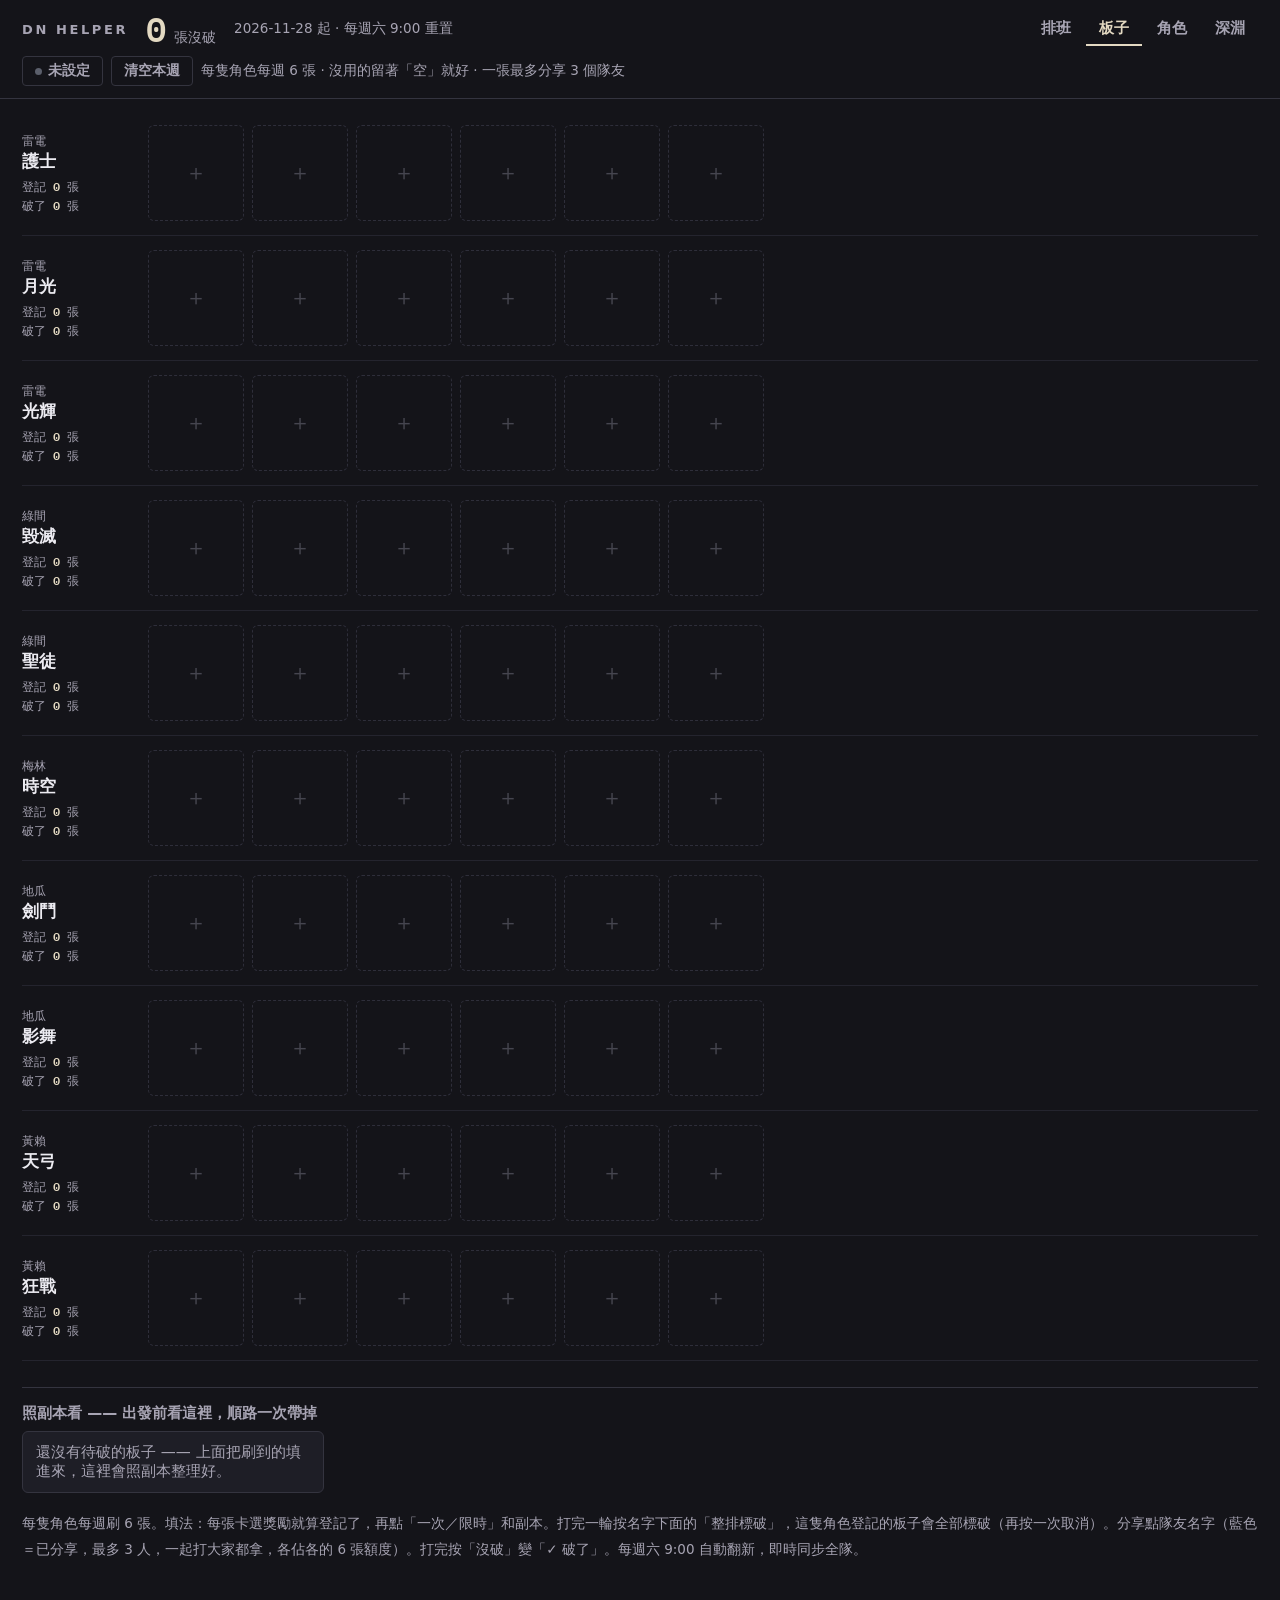
<file: tasks.html>
<!DOCTYPE html>
<html lang="zh-Hant">
<head>
<meta charset="utf-8">
<meta name="viewport" content="width=device-width, initial-scale=1">
<title>板子任務 — DN Helper</title>
<link rel="preconnect" href="https://fonts.googleapis.com">
<link rel="preconnect" href="https://fonts.gstatic.com" crossorigin>
<link href="https://fonts.googleapis.com/css2?family=IBM+Plex+Mono:wght@400;600&display=swap" rel="stylesheet">
<style>
/* ===================================================================
   板子任務 v3
   一張板子＝一張卡，不是表格列。空板縮成小虛線卡不佔注意力，
   有用的板子才展開成完整卡片。
   顏色紀律：內文一律亮字、標籤一種灰、數字米白；
   紅只給「限時／超額」、藍只給「分享」，其他一律不上色。
   =================================================================== */
:root{
  --ground:#141419; --surface:#1e1e26; --raised:#282833; --rule:#34343f;
  --ink:#ecebf1; --sub:#a7a4b3; --faint:#5b5f6b; --bone:#e3d9c2;
  --fire:#ff7a45; --water:#52b9ff; --alert:#ff5252;
  --ui:"Noto Sans TC","Microsoft JhengHei",system-ui,sans-serif;
  --num:"IBM Plex Mono",ui-monospace,monospace;
}
*{box-sizing:border-box}
html,body{margin:0;background:var(--ground);color:var(--ink);font-family:var(--ui);font-size:15px}
body{padding-bottom:25vh}
a{color:var(--bone)}
:focus-visible{outline:2px solid var(--bone);outline-offset:2px}

/* ---- 頂 ---- */
.top{position:sticky;top:0;z-index:30;background:var(--ground);
     border-bottom:1px solid var(--rule);padding:12px 22px}
.top-row{display:flex;align-items:center;gap:18px;flex-wrap:wrap}
.brand{font-weight:700;font-size:13px;letter-spacing:.2em;text-transform:uppercase;color:var(--sub)}
.left{font-family:var(--num);font-size:34px;font-weight:600;line-height:1;color:var(--bone)}
.left small{font-family:var(--ui);font-size:14px;font-weight:500;color:var(--sub);margin-left:8px}
.week{font-size:13.5px;color:var(--sub)}
.grow{flex:1}
nav{display:flex;gap:2px}
nav a{padding:6px 13px;text-decoration:none;color:var(--sub);font-size:15px;
      font-weight:600;border-bottom:2px solid transparent}
nav a:hover{color:var(--ink)}
nav a.on{color:var(--bone);border-bottom-color:var(--bone)}
button{font-family:var(--ui);font-size:14px;font-weight:600;background:transparent;
       color:var(--sub);border:1px solid var(--rule);padding:5px 12px;cursor:pointer;border-radius:4px}
button:hover{color:var(--ink);border-color:var(--sub)}
.dot{width:7px;height:7px;border-radius:50%;background:var(--faint);display:inline-block;margin-right:6px}
.dot.live{background:var(--bone)} .dot.busy{background:var(--water)} .dot.dirty{background:var(--fire)}

/* ---- 道具合計：一排小膠囊 ---- */
.totals{display:flex;gap:8px;flex-wrap:wrap;padding:12px 22px 0;align-items:center}
.tchip{border:1px solid var(--rule);border-radius:4px;padding:5px 11px;font-size:14px}
.tchip b{font-weight:600}
.tchip .n{font-family:var(--num);color:var(--bone);margin-left:7px}
.tlabel{font-size:13px;color:var(--sub)}

/* ---- 一列一個人：左邊名字，右邊 6 格 ---- */
section{padding:0 22px}
.prow{display:flex;gap:14px;align-items:flex-start;padding:14px 0;border-bottom:1px solid #24242e}
.pname{width:112px;flex:none;padding-top:8px}
.pname .who{display:block;font-size:12px;color:var(--sub);margin-bottom:1px}
.pname h2{margin:0;font-size:16.5px;font-weight:700}
.pname .st{display:block;font-family:var(--num);font-size:12px;color:var(--sub);margin-top:4px;line-height:1.6}
.pname .st b{color:var(--bone);font-weight:600}
.pname .over{display:block;color:var(--alert);font-weight:700;font-size:12.5px;margin-top:2px}
.allbtn{margin-top:6px;padding:2px 10px;font-size:12.5px;border-radius:99px}
.allbtn.on{color:var(--ground);background:var(--bone);border-color:var(--bone);font-weight:700}
.cards{display:flex;gap:8px;flex-wrap:wrap;flex:1}

/* ---- 空板：安靜的＋方格，點一下直接彈選單 ---- */
.slot0{position:relative;width:96px;min-height:96px;border:1px dashed #2e2e3a;border-radius:6px;
       display:flex;align-items:center;justify-content:center;color:#45454f;font-size:22px;
       font-weight:300;cursor:pointer;transition:border-color .12s,color .12s}
.slot0:hover{border-color:var(--sub);color:var(--sub)}
.slot0 select.ghost{position:absolute;inset:0;opacity:0;cursor:pointer;width:100%;height:100%}

/* ---- 有料的板子卡 ---- */
.card{width:236px;border:1px solid #303040;border-radius:6px;background:var(--surface);
      padding:9px 11px 8px;display:flex;flex-direction:column;gap:6px}
.card.done{opacity:.42}
.card.done .iname{text-decoration:line-through}
.crow{display:flex;align-items:center;gap:8px}
/* 獎勵名：點名字本身就能改（隱形 select 蓋在上面） */
.iname{position:relative;font-size:15.5px;font-weight:700;flex:1;cursor:pointer;line-height:1.4}
.iname:hover{color:var(--bone)}
.iname select.ghost{position:absolute;inset:0;opacity:0;cursor:pointer;width:100%;height:100%}
/* 控件一律無邊框，靠底線與顏色 */
select{background:transparent;color:var(--ink);border:0;border-bottom:1px dashed #3a3a46;
       border-radius:0;padding:2px 2px;font-family:var(--ui);font-size:13.5px;max-width:100%;cursor:pointer}
select:hover{border-bottom-color:var(--sub)}
select.unset{color:var(--alert)}
/* 一次／限時：文字切換 */
.seg{display:inline-flex;gap:2px;flex:none}
.seg button{border:0;padding:2px 7px;font-size:13px;color:var(--faint);border-radius:4px}
.seg button:hover{color:var(--sub)}
.seg button.on{color:var(--ink);background:var(--raised)}
.seg button.on.timed{color:var(--fire)}
/* 分享：小名字膠囊 */
.shrow{display:flex;align-items:center;gap:4px;flex-wrap:wrap}
.shbtn{font-size:12px;padding:1px 8px;border-radius:99px;border-color:#2e2e3a;color:var(--faint)}
.shbtn:hover{color:var(--sub);border-color:var(--sub)}
.shbtn.on{color:var(--water);border-color:var(--water)}
/* 破了 */
.donebtn{padding:3px 10px;font-size:13px;flex:none;border-radius:99px}
.donebtn.on{color:var(--ground);background:var(--bone);border-color:var(--bone);font-weight:700}

/* ---- 照副本看 ---- */
h3.sec{font-size:15px;font-weight:700;color:var(--sub);margin:26px 22px 8px;
       padding-top:16px;border-top:1px solid var(--rule)}
.byrun{padding:0 22px;display:grid;grid-template-columns:repeat(auto-fill,minmax(290px,1fr));gap:10px}
.run{border:1px solid var(--rule);border-radius:6px;padding:11px 13px;background:var(--surface)}
.run h4{margin:0 0 7px;font-size:16px;font-weight:700;display:flex;justify-content:space-between}
.run h4 span{font-family:var(--num);font-size:12.5px;color:var(--sub);font-weight:400}
.run .b{font-size:14px;padding:2.5px 0;line-height:1.55}
.run .b .own{color:var(--sub)}
.run .b .sh{color:var(--water)}
.run .b .timed{color:var(--fire);font-size:12.5px;border:1px solid var(--fire);
               border-radius:3px;padding:0 5px;margin-left:5px}
.foot{padding:18px 22px;color:var(--sub);font-size:13.5px;line-height:1.9}
@media(max-width:620px){ .card{width:100%} .prow{flex-direction:column;gap:8px} .pname{width:auto;display:flex;gap:12px;align-items:baseline} }
</style>
</head>
<body>

<div class="top">
  <div class="top-row">
    <span class="brand">DN Helper</span>
    <div class="left" id="left">—</div>
    <div class="week" id="week"></div>
    <span class="grow"></span>
    <nav id="nav"></nav>
  </div>
  <div style="display:flex;gap:8px;align-items:center;margin-top:10px;flex-wrap:wrap">
    <button onclick="Sync.pull().then(draw)"><span class="dot" id="sdot"></span><span id="stxt">同步</span></button>
    <button onclick="clearWeekBoard()">清空本週</button>
    <span class="week">每隻角色每週 6 張 · 沒用的留著「空」就好 · 一張最多分享 3 個隊友</span>
  </div>
</div>

<div class="totals" id="totals"></div>
<div id="people"></div>

<h3 class="sec">照副本看 —— 出發前看這裡，順路一次帶掉</h3>
<div class="byrun" id="byrun"></div>

<div class="foot" id="foot"></div>

<script src="shared.js"></script>
<script>
document.getElementById('nav').innerHTML =
  [['board.html','排班'],['tasks.html','板子'],['roster.html','角色'],['index.html','深淵']]
  .map(x=>'<a href="'+x[0]+'"'+(x[0]==='tasks.html'?' class="on"':'')+'>'+x[1]+'</a>').join('');

const WD=['週日','週一','週二','週三','週四','週五','週六'];
const people = () => DB.people.filter(p=>p.active);

function itemGhost(pid,i,val){
  return '<select class="ghost" data-p="'+pid+'" data-i="'+i+'" data-f="item">'
    +'<option value="">'+(val?'作廢（改成空）':'')+'</option>'
    +BOARD_ITEMS.map(k=>'<option'+(k===val?' selected':'')+'>'+esc(k)+'</option>').join('')
    +'</select>';
}

function card(r,b,i){
  const cid=r.c.id;
  if(!b.item){
    // 空板＝安靜的＋方格；隱形選單蓋滿整格，點哪都直接彈選項
    return '<div class="slot0" title="登記這張板子">＋'+itemGhost(cid,i,'')+'</div>';
  }
  const ps=people();
  return '<div class="card'+(b.done?' done':'')+'">'
    +'<div class="crow">'
      +'<span class="iname" title="點名字改獎勵或作廢">'+esc(b.item)+itemGhost(cid,i,b.item)+'</span>'
      +'<button class="donebtn'+(b.done?' on':'')+'" data-p="'+cid+'" data-i="'+i+'" data-f="done">'
        +(b.done?'✓ 破了':'沒破')+'</button>'
    +'</div>'
    +'<div class="crow">'
      +'<span class="seg">'
        +BOARD_CONDS.map(c=>'<button class="'+(c[0]===b.cond?'on ':'')+(c[0]==='timed'?'timed':'')
          +'" data-p="'+cid+'" data-i="'+i+'" data-f="cond" data-v="'+c[0]+'">'
          +(c[0]==='timed'?'限時':'一次')+'</button>').join('')
      +'</span>'
      +'<select style="flex:1" class="'+(b.dun?'':'unset')+'" data-p="'+cid+'" data-i="'+i+'" data-f="dun">'
        +'<option value="">＋選副本</option>'
        +BOARD_DUNS.map(k=>'<option'+(k===b.dun?' selected':'')+'>'+esc(k)+'</option>').join('')
      +'</select>'
    +'</div>'
    +'<div class="shrow">'
      +ps.filter(x=>x.id!==r.p.id).map(function(x){
        const on=(b.sh||[]).indexOf(x.id)>=0;
        return '<button class="shbtn'+(on?' on':'')+'" data-p="'+cid+'" data-i="'+i
          +'" data-f="sh" data-v="'+x.id+'">'+esc(x.name)+'</button>';
      }).join('')
    +'</div>'
  +'</div>';
}

function draw(){
  const ps=people();
  const rows=allChars(true);          // 一列一隻角色
  let usable=0, doneN=0;
  const load={}; ps.forEach(p=>load[p.id]={n:0,done:0});
  rows.forEach(function(r){
    boardOf(r.c.id).s.forEach(function(b){
      if(!b.item) return;
      usable++; if(b.done) doneN++;
      // 持有角色的主人要打一份，分享到的每個成員也各一份
      [r.p.id].concat(b.sh||[]).forEach(function(w){ if(load[w]){ load[w].n++; if(b.done) load[w].done++; } });
    });
  });

  document.getElementById('left').innerHTML=(usable-doneN)+'<small>張沒破</small>';
  document.getElementById('week').textContent=
    curWeek()+' 起 · 每'+WD[DB.cfg.resetDay]+' '+(DB.cfg.resetHour??9)+':00 重置';

  const tot={}; BOARD_ITEMS.forEach(k=>tot[k]={n:0,done:0});
  rows.forEach(r=>boardOf(r.c.id).s.forEach(b=>{
    if(!b.item||!tot[b.item]) return;
    const c=1+((b.sh||[]).length);
    tot[b.item].n+=c; if(b.done) tot[b.item].done+=c;
  }));
  const chips=BOARD_ITEMS.filter(k=>tot[k].n)
    .map(k=>'<span class="tchip"><b>'+esc(k)+'</b><span class="n">'+tot[k].done+'/'+tot[k].n+'</span></span>').join('');
  const pload=ps.filter(p=>load[p.id].n)
    .map(p=>'<span class="tchip"><b>'+esc(p.name)+' 要打</b><span class="n">'+load[p.id].done+'/'+load[p.id].n+'</span></span>').join('');
  document.getElementById('totals').innerHTML =
    (chips?'<span class="tlabel">全隊獎勵（含分享的份）</span>'+chips:'')
    +(pload?'<span class="tlabel" style="margin-left:10px">每人負擔</span>'+pload:'');

  document.getElementById('people').innerHTML = '<section>'+rows.map(function(r){
    const e=boardOf(r.c.id);
    const own=e.s.filter(b=>b.item).length, dn=e.s.filter(b=>b.item&&b.done).length;
    return '<div class="prow"><div class="pname">'
      +'<span class="who">'+esc(r.p.name)+'</span>'
      +'<h2>'+esc(charLabel(r.p,r.c))+'</h2>'
      +'<span class="st">登記 <b>'+own+'</b> 張<br>破了 <b>'+dn+'</b> 張</span>'
      +(own?'<button class="allbtn'+(dn===own?' on':'')+'" data-all="'+r.c.id+'">'
            +(dn===own?'✓ 全破了':'整排標破')+'</button>':'')
      +'</div><div class="cards">'
      + e.s.map((b,i)=>card(r,b,i)).join('')
      +'</div></div>';
  }).join('')+'</section>';

  const byDun={};
  rows.forEach(function(r){
    boardOf(r.c.id).s.forEach(function(b){
      if(!b.item || b.done || !b.dun) return;
      (byDun[b.dun]=byDun[b.dun]||[]).push({owner:r,b:b});
    });
  });
  document.getElementById('byrun').innerHTML = BOARD_DUNS.filter(d=>byDun[d]).map(function(d){
    const list=byDun[d];
    return '<div class="run"><h4>'+esc(d)+'<span>'+list.length+' 張</span></h4>'
      +list.map(function(x){
        const names=(x.b.sh||[]).map(id=>(people().find(p=>p.id===id)||{}).name).filter(Boolean);
        return '<div class="b"><b>'+esc(x.b.item)+'</b>'
          +' <span class="own">· '+esc(x.owner.p.name)+'·'+esc(charLabel(x.owner.p,x.owner.c))+'的</span>'
          +(names.length?' <span class="sh">＋'+esc(names.join('、'))+'</span>':'')
          +(x.b.cond==='timed'?'<span class="timed">限時</span>':'')+'</div>';
      }).join('')+'</div>';
  }).join('') || '<div class="run" style="color:var(--sub)">還沒有待破的板子 —— 上面把刷到的填進來，這裡會照副本整理好。</div>';

  document.getElementById('foot').innerHTML=
    '每隻角色每週刷 6 張。填法：每張卡選獎勵就算登記了，再點「一次／限時」和副本。'
    +'打完一輪按名字下面的「整排標破」，這隻角色登記的板子會全部標破（再按一次取消）。'
    +'分享點隊友名字（藍色＝已分享，最多 3 人，一起打大家都拿，各佔各的 6 張額度）。'
    +'打完按「沒破」變「✓ 破了」。每'+WD[DB.cfg.resetDay]+' '+(DB.cfg.resetHour??9)+':00 自動翻新，即時同步全隊。';
}

document.getElementById('people').addEventListener('click', function(e){
  const t=e.target.closest('button'); if(!t) return;
  if(t.dataset.all){
    // 打完一輪：這隻角色已登記的板子整排標破；已經全破就整排取消
    const cid=t.dataset.all, ee=boardOf(cid);
    const filled=ee.s.filter(b=>b.item);
    const allDone=filled.length && filled.every(b=>b.done);
    ee.s.forEach(b=>{ if(b.item) b.done=!allDone; });
    ee.t=nowMs(); saveDB(); draw(); return;
  }
  const pid=t.dataset.p, i=+t.dataset.i, f=t.dataset.f;
  if(!pid||!f) return;
  if(f==='done'){ const b=boardOf(pid).s[i]; setBoardSlot(pid,i,{done:!b.done}); }
  else if(f==='cond'){ setBoardSlot(pid,i,{cond:t.dataset.v}); }
  else if(f==='sh'){
    const sh=(boardOf(pid).s[i].sh||[]).slice();
    const at=sh.indexOf(t.dataset.v);
    if(at>=0) sh.splice(at,1);
    else{ if(sh.length>=BOARD_SHARE_MAX){ alert('一張板子最多分享給 '+BOARD_SHARE_MAX+' 個人。'); return; }
          sh.push(t.dataset.v); }
    setBoardSlot(pid,i,{sh:sh});
  } else return;
  draw();
});
document.getElementById('people').addEventListener('change', function(e){
  const t=e.target; if(t.tagName!=='SELECT') return;
  const pid=t.dataset.p, i=+t.dataset.i, f=t.dataset.f;
  if(!pid||!f) return;
  if(f==='item'){
    const patch={item:t.value};
    if(!t.value) Object.assign(patch,{dun:'',sh:[],done:false,cond:'once'});
    setBoardSlot(pid,i,patch);
  }else setBoardSlot(pid,i,{[f]:t.value});
  draw();
});

function clearWeekBoard(){
  if(!confirm('清空本週所有角色的板子？（會同步給全隊）')) return;
  DB.board[curWeek()]={};
  allChars(true).forEach(r=>{ boardOf(r.c.id).t=nowMs(); });
  saveDB(); draw();
}

Sync.onChange(function(st){
  const dot=document.getElementById('sdot'), txt=document.getElementById('stxt');
  if(!dot) return;
  dot.className='dot'+(st.busy?' busy':st.dirty?' dirty':st.ok?' live':'');
  txt.textContent = st.busy?'同步中':st.dirty?'未上傳':st.ok?'已同步':'未設定';
});
if(Sync.ready()){ Sync.pull(true).then(draw); Sync.startPolling(Sync.status().canWrite?60:240); }
window.onSynced=draw;

draw();
</script>
</body>
</html>
</file>
<file: style.css>
:root{
  --bg:#12141a; --panel:#1a1d26; --panel2:#222632; --line:#394156;
  --grid:#272c3a; --zebra:#ffffff08; --hover:#5b9cff1f;
  --txt:#e7e9ef; --dim:#8d94a8; --acc:#5b9cff; --carry:#ffb648; --leech:#8d94a8;
  --ok:#4bd18c; --warn:#ff6b6b; --potion:#c06bff; --pow:#6fd7e8;
  --fire:#ff7a5c; --ice:#5cc8ff; --light:#ffe07a; --dark:#c58cff; --none:#8d94a8;
}
*{box-sizing:border-box}
body{margin:0;background:var(--bg);color:var(--txt);
     font:16px/1.65 "Noto Sans TC","Microsoft JhengHei",system-ui,sans-serif}
h1{font-size:24px;margin:0}
h2{font-size:19px;margin:0 0 12px;color:var(--dim);font-weight:600;letter-spacing:.5px}
h3{font-size:17px;margin:0 0 8px}
a{color:var(--acc)}

/* ---- 導覽 ---- */
header{padding:14px 22px;border-bottom:1px solid var(--line);display:flex;
       align-items:center;gap:18px;flex-wrap:wrap;position:sticky;top:0;background:var(--bg);z-index:20}
nav{display:flex;gap:8px;flex-wrap:wrap}
nav a{padding:6px 15px;border:1px solid var(--line);border-radius:20px;text-decoration:none;
      color:var(--dim);font-size:15px}
nav a:hover{border-color:var(--acc);color:var(--txt)}
nav a.on{background:var(--acc);border-color:var(--acc);color:#08101f;font-weight:700}
header .sub{color:var(--dim);font-size:14px;margin-left:auto}

.wrap{padding:18px 22px;max-width:1700px}
.panel{background:var(--panel);border:1px solid var(--line);border-radius:10px;padding:16px;margin-bottom:16px}

button{background:var(--panel2);color:var(--txt);border:1px solid var(--line);
       border-radius:6px;padding:6px 13px;cursor:pointer;font-size:15px;font-family:inherit}
button:hover{border-color:var(--acc)}
button.primary{background:var(--acc);border-color:var(--acc);color:#08101f;font-weight:700;padding:10px 24px;font-size:17px}
button.mini{padding:1px 8px;font-size:15px;color:var(--dim)}
button.mini:hover{color:var(--warn);border-color:var(--warn)}
input,select,textarea{background:var(--panel2);color:var(--txt);border:1px solid var(--line);
             border-radius:6px;padding:5px 8px;font-size:15px;font-family:inherit}
input[type=number]{width:78px}
input[type=checkbox]{accent-color:var(--acc);width:18px;height:18px;cursor:pointer}
label{cursor:pointer;user-select:none}
.row{display:flex;gap:10px;align-items:center;flex-wrap:wrap}
.hint{color:var(--dim);font-size:14px}
.msg{padding:10px 14px;border-radius:6px;margin-bottom:12px;font-size:15px}
.msg.warn{background:#3a1f22;border:1px solid var(--warn);color:#ffc9c9}
.msg.ok{background:#16301f;border:1px solid #2c6b48;color:#b6efd0}
.msg.tip{background:#1c2436;border:1px solid var(--line);color:var(--dim)}

table{width:100%;border-collapse:collapse;font-size:15px}
th,td{border-bottom:1px solid var(--grid);border-right:1px solid var(--grid);
      padding:7px 10px;text-align:left;vertical-align:middle}
th:last-child,td:last-child{border-right:none}
th{color:var(--dim);font-weight:600;font-size:14px;position:sticky;top:0;
   background:var(--panel2);border-bottom:2px solid var(--line)}
/* 隔行淡底 + 滑過整列打亮：欄位一多才對得準是哪一行 */
tbody tr:nth-child(even){background:var(--zebra)}
tbody tr:hover{background:var(--hover)}
tr.off td{opacity:.4}
td.num,th.num{text-align:right;font-variant-numeric:tabular-nums}

.tag{font-size:12.5px;padding:1px 7px;border-radius:4px;border:1px solid;display:inline-block}
.t-carry{color:var(--carry);border-color:var(--carry)}
.t-leech{color:var(--leech);border-color:var(--leech)}
.t-potion{color:var(--potion);border-color:var(--potion)}
.t-late{color:var(--dim);border-color:var(--line)}
.t-done{color:var(--ok);border-color:var(--ok)}
.t-heal{color:#67e0a3;border-color:#67e0a3}
.t-tank{color:#ffb648;border-color:#ffb648}
.t-dps{color:var(--dim);border-color:var(--line)}
.miss{color:var(--warn);font-size:13px}

/* 職業庫的 BUFF 標籤：解析結果直接顯示在輸入框下面，打錯看得出來 */
.bchips{display:flex;gap:5px;flex-wrap:wrap}
.bchips:not(:empty){margin-bottom:6px}
/* BUFF 卡片：數值直接長在卡片上，✕ 移除 */
.bchip .bv{width:52px;padding:0 4px;font-size:12.5px;background:transparent;
           border:none;border-bottom:1px solid currentColor;border-radius:0;color:inherit;
           text-align:right}
.bchip .bv:focus{outline:none;background:#ffffff10}
.bchip .bx{background:none;border:none;color:inherit;opacity:.5;cursor:pointer;
           padding:0 0 0 3px;font-size:12px;line-height:1}
.bchip .bx:hover{opacity:1;color:var(--warn)}
.badds{display:flex;gap:4px;flex-wrap:wrap}
.badd{font-size:12.5px;padding:1px 7px;border-radius:4px;border:1px dashed var(--line);
      background:none;color:var(--dim);cursor:pointer}
.badd:hover{border-color:var(--acc);color:var(--acc);border-style:solid}
.badd.n{border-color:#ffd47955;color:#ffd479aa}
.badd.n:hover{border-color:#ffd479;color:#ffd479}
.bchip{font-size:12.5px;padding:1px 7px;border-radius:4px;border:1px solid;white-space:nowrap}
.bc-num{color:#ffd479;border-color:#ffd47955;background:#ffd4790f}
.bc-flag{color:var(--dim);border-color:var(--line)}
.bc-empty{color:var(--warn);border-color:var(--warn);background:#ff6b6b12}
.bc-dead{color:var(--dim);border-color:var(--line);text-decoration:line-through}
.bench{display:flex;gap:6px;flex-wrap:wrap;align-items:center;margin-top:10px}
.slot.pickable{cursor:pointer}
.slot.pickable:hover{background:var(--hover)}
.slot.sel{outline:2px solid var(--acc);background:var(--hover)}
.slot.no{opacity:.35;cursor:not-allowed}
.slot.drop{border-style:dashed;border-color:var(--acc);color:var(--acc);cursor:pointer}
.slot.dragging{opacity:.4}
.slot.over{outline:2px dashed var(--acc);background:var(--hover)}
.bline{display:flex;gap:5px;flex-wrap:wrap;align-items:center;margin:8px 0 0;
       font-size:13px;color:var(--dim)}
code{background:var(--panel2);border:1px solid var(--grid);border-radius:4px;padding:1px 6px;font-size:13px}
.e-火{color:var(--fire);border-color:var(--fire)}
.e-水{color:var(--ice);border-color:var(--ice)}
.e-光{color:var(--light);border-color:var(--light)}
.e-暗{color:var(--dark);border-color:var(--dark)}
.e-無{color:var(--none);border-color:var(--line)}

details{margin-top:14px}
summary{cursor:pointer;color:var(--dim);font-size:15px}
textarea{width:100%;height:180px;font:13px/1.5 Consolas,monospace;margin-top:10px}
</file>
